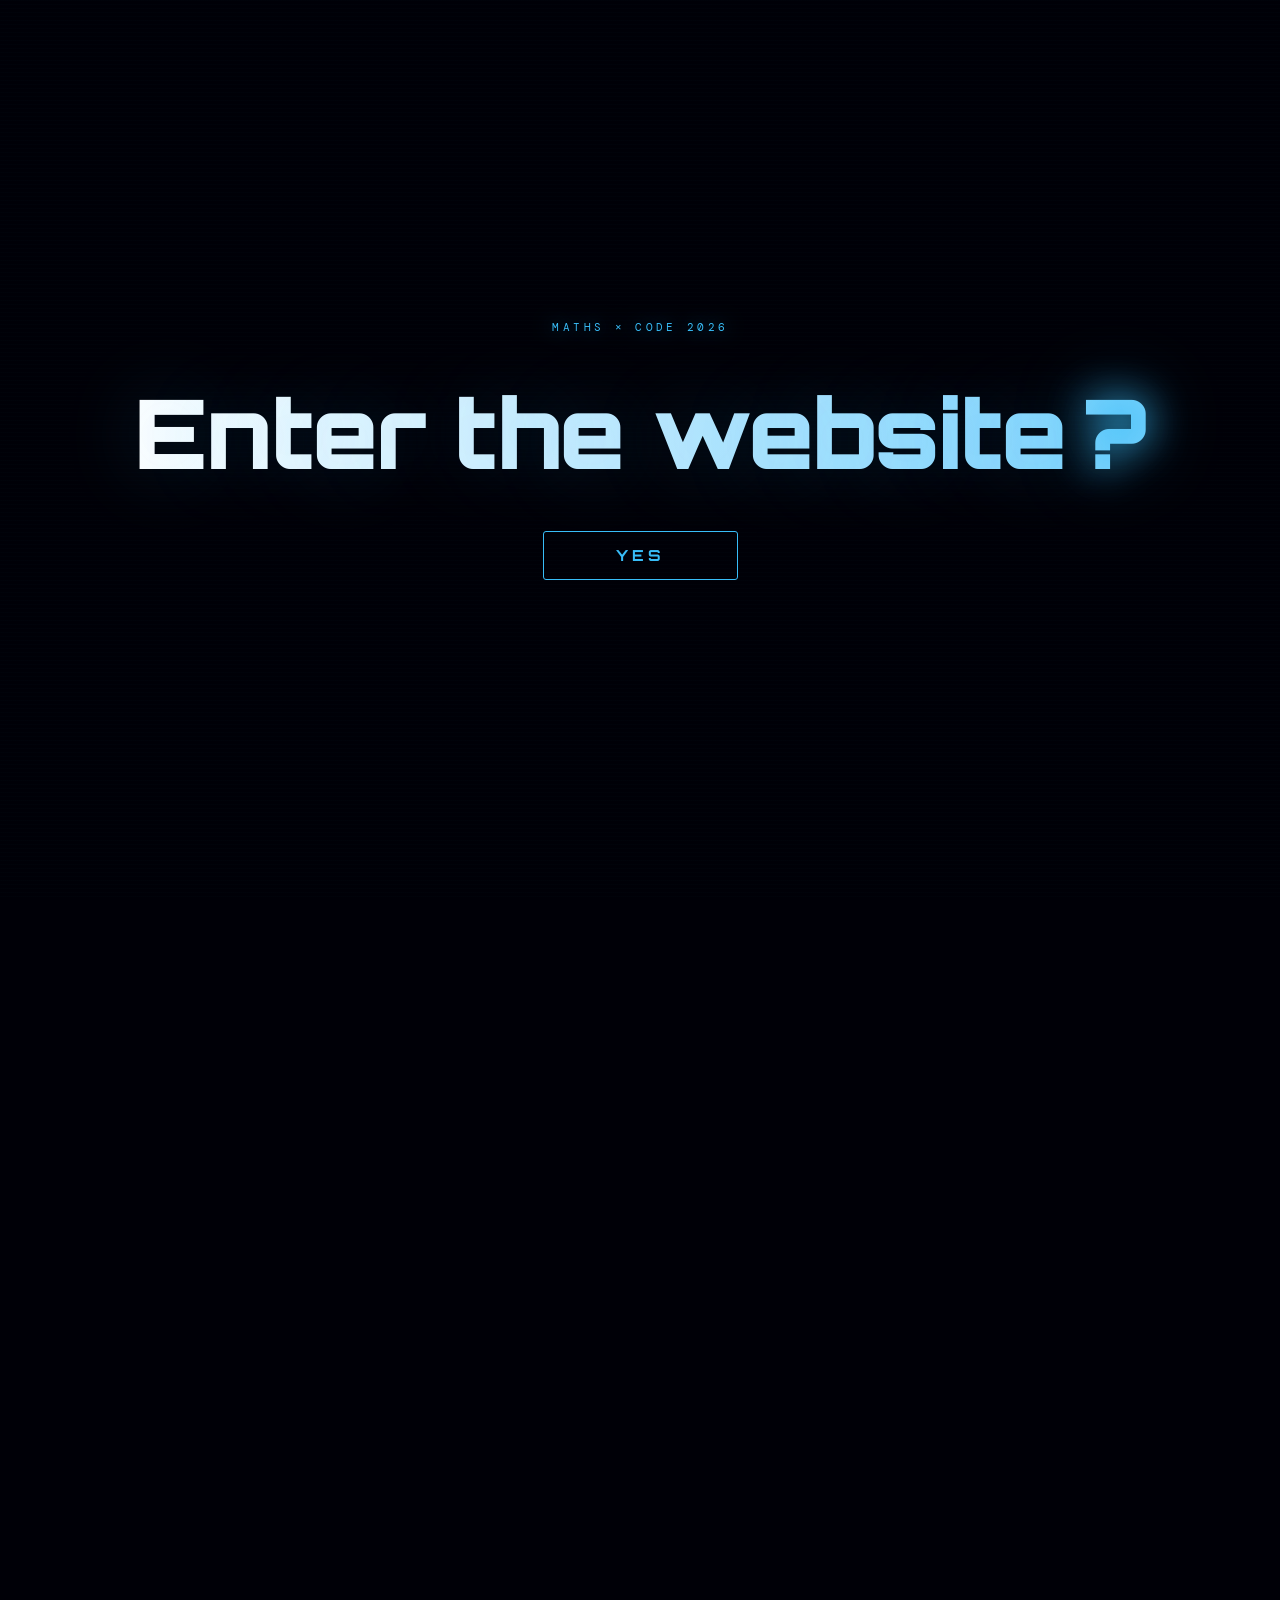
<file: index.html>
<!doctype html>
<html lang="fr">
  <head>
    <meta charset="utf-8" />
    <meta name="viewport" content="width=device-width,initial-scale=1" />
    <link rel="icon" type="image/svg+xml" href="favicon.svg">
    <title>Maths × Code 2026</title>
    <link rel="stylesheet" href="style.css" />
    <link rel="preconnect" href="https://fonts.googleapis.com" />
    <link
      href="https://fonts.googleapis.com/css2?family=DM+Mono:ital,wght@0,300;0,400;0,500;1,300&family=Orbitron:wght@400;700;900&display=swap"
      rel="stylesheet"
    />
  </head>
  <body>
    <div id="splash">
      <div class="splash-inner">
        <p class="splash-label">MATHS × CODE 2026</p>
        <h2 class="splash-title">Enter the website<span class="splash-q">&thinsp;?</span></h2>
        <button id="splash-yes">YES</button>
      </div>
    </div>

    <div class="bg-canvas">
      <canvas id="bg-canvas"></canvas>
      <div class="glow glow-1"></div>
      <div class="glow glow-2"></div>
      <div class="glow glow-3"></div>
    </div>

    <div class="site-wrap">
      <header>
        <div class="logo fade-up">
          <span class="logo-label">Mathis Vidueira · 2026</span>
          <h1>Maths × Code</h1>
        </div>
        <nav class="fade-up delay-1">
          <a href="#">Accueil</a>
          <a href="#seances">Séances</a>
          <a href="#exos">Exercices</a>
          <a href="#projet">Projet</a>
        </nav>
      </header>

      <div class="formula-ticker fade-up delay-2" aria-hidden="true">
        <div class="ticker-inner">
          <span>z<sub>n+1</sub> = z<sub>n</sub>² + c</span>
          <span class="dot">·</span>
          <span>P(A∪B) = P(A) + P(B) − P(A∩B)</span>
          <span class="dot">·</span>
          <span>v⃗ = (x, y)</span>
          <span class="dot">·</span>
          <span>M[i][j]</span>
          <span class="dot">·</span>
          <span>G = (V, E)</span>
          <span class="dot">·</span>
          <span>H(n) ≤ H*(n)</span>
          <span class="dot">·</span>
          <!-- duplicate for seamless loop -->
          <span>z<sub>n+1</sub> = z<sub>n</sub>² + c</span>
          <span class="dot">·</span>
          <span>P(A∪B) = P(A) + P(B) − P(A∩B)</span>
          <span class="dot">·</span>
          <span>v⃗ = (x, y)</span>
          <span class="dot">·</span>
          <span>M[i][j]</span>
          <span class="dot">·</span>
          <span>G = (V, E)</span>
          <span class="dot">·</span>
          <span>H(n) ≤ H*(n)</span>
          <span class="dot">·</span>
        </div>
      </div>

      <!-- SÉANCES -->
      <section id="seances">
        <div class="section-head fade-up delay-2">
          <span class="section-index">01 -</span>
          <h2>Séances</h2>
        </div>

        <div class="seances-grid">
          <a
            href="seances/seance1.html"
            target="_blank"
            class="card fade-up delay-3"
          >
            <div class="card-header">
              <span class="card-num">01</span>
              <span class="card-badge done">Terminé</span>
            </div>
            <div class="card-title">Complexes, probabilités &amp; vecteurs</div>
            <div class="card-topics">
              <span class="tag">Mandelbrot</span>
              <span class="tag">z² + c</span>
              <span class="tag">Ensembles</span>
              <span class="tag">Complexes</span>
              <span class="tag">Probabilités</span>
              <span class="tag">Vecteurs</span>
              <span class="tag">Histoire web</span>
            </div>
            <span class="card-arrow">→</span>
          </a>

          <a
            href="seances/seance2.html"
            target="_blank"
            class="card fade-up delay-4"
          >
            <div class="card-header">
              <span class="card-num">02</span>
              <span class="card-badge done">Terminé</span>
            </div>
            <div class="card-title">Heuristiques, matrices &amp; graphes</div>
            <div class="card-topics">
              <span class="tag">9 pts / 4 droites</span>
              <span class="tag">Heuristiques</span>
              <span class="tag">Matrices</span>
              <span class="tag">Graphes</span>
              <span class="tag">Parcours</span>
            </div>
            <span class="card-arrow">→</span>
          </a>

          <a
            href="seances/seance3.html"
            target="_blank"
            class="card fade-up delay-5"
          >
            <div class="card-header">
              <span class="card-num">03</span>
              <span class="card-badge done">Terminé</span>
            </div>
            <div class="card-title">Probabilités conditionnelles &amp; début du projet</div>
            <div class="card-topics">
              <span class="tag">Bayes</span>
              <span class="tag">Probabilités conditionnelles</span>
              <span class="tag">Data &amp; Décision</span>
              <span class="tag">Projet</span>
            </div>
            <span class="card-arrow">→</span>
          </a>

          <div class="card fade-up delay-6">
            <div class="card-header">
              <span class="card-num">04</span>
              <span class="card-badge dst">DST</span>
            </div>
            <div class="card-title">Devoir sur table · Fascicule</div>
            <div class="card-desc">DST sur un fascicule et soutenances intermédiaires de projet</div>
            <a href="fascicule.pdf" download class="btn-download">⬇ Télécharger le fascicule</a>
          </div>

          <a
            href="seances/seance5.html"
            target="_blank"
            class="card card-locked fade-up delay-6"
          >
            <div class="card-header">
              <span class="card-num">05</span>
              <span class="card-badge dst">Soutenance</span>
            </div>
            <div class="card-title">Soutenance finale + Vibecoding</div>
            <div class="card-desc">Soutenance finale du projet avec démonstration et challenge vibecoding</div>
            <span class="card-arrow" style="opacity: 0.3">→</span>
          </a>
        </div>
      </section>

      <!-- EXERCICES -->
      <section id="exos">
        <div class="section-head fade-up">
          <span class="section-index">02 -</span>
          <h2>Exercices</h2>
        </div>

        <div class="exos-list">
          <a
            href="exos/deplacement-vecteur.html"
            target="_blank"
            class="exo-row fade-up delay-2"
          >
            <div class="exo-icon">⟶</div>
            <div class="exo-info">
              <div class="exo-name">Déplacement vecteur</div>
              <div class="exo-desc">
                Déplacement d'un point dans le plan suivant un vecteur
              </div>
            </div>
            <div class="exo-meta">
              <span class="exo-tag">Séance 1</span>
              <span class="exo-link">Ouvrir →</span>
            </div>
          </a>

          <a
            href="exos/lancer-piece.html"
            target="_blank"
            class="exo-row fade-up delay-3"
          >
            <div class="exo-icon">⚄</div>
            <div class="exo-info">
              <div class="exo-name">Lancer de pièce <span style="color: var(--accent2)">à la main</span></div>
              <div class="exo-desc">
                Simulation de probabilités par lancer de pièce codée à la main
              </div>
            </div>
            <div class="exo-meta">
              <span class="exo-tag">Séance 1</span>
              <span class="exo-link">Ouvrir →</span>
            </div>
          </a>

          <a
            href="exos/lancer-piece-claude.html"
            target="_blank"
            class="exo-row fade-up delay-4"
          >
            <div class="exo-icon">✦</div>
            <div class="exo-info">
              <div class="exo-name">
                Lancer de pièce
              </div>
              <div class="exo-desc">
                Simulation de probabilités par lancer de pièce
              </div>
            </div>
            <div class="exo-meta">
              <span class="exo-tag">Séance 1</span>
              <span class="exo-link">Ouvrir →</span>
            </div>
          </a>

          <a
            href="exos/parcours-graphe.html"
            target="_blank"
            class="exo-row fade-up delay-5"
          >
            <div class="exo-icon">⟶</div>
            <div class="exo-info">
              <div class="exo-name">Parcours graphe</div>
              <div class="exo-desc">
                Parcours d'un graphe
              </div>
            </div>
            <div class="exo-meta">
              <span class="exo-tag">Séance 2</span>
              <span class="exo-link">Ouvrir →</span>
            </div>
          </a>

          <a
            href="exos/forme-aleatoire.html"
            target="_blank"
            class="exo-row fade-up delay-6"
          >
            <div class="exo-icon">◈</div>
            <div class="exo-info">
              <div class="exo-name">Formes aléatoires</div>
              <div class="exo-desc">
                Génération de formes géométriques aléatoires sur canvas
              </div>
            </div>
            <div class="exo-meta">
              <span class="exo-tag">Séance 3</span>
              <span class="exo-link">Ouvrir →</span>
            </div>
          </a>
        </div>
      </section>

      <!-- PROJET -->
      <section id="projet">
        <div class="section-head fade-up">
          <span class="section-index">03 -</span>
          <h2>Projet</h2>
        </div>

        <div class="exos-list">
          <a
            href="projet/projet_bayes.html"
            target="_blank"
            class="exo-row fade-up delay-2"
          >
            <div class="exo-icon">⟁</div>
            <div class="exo-info">
              <div class="exo-name">Simulateur bayésien</div>
              <div class="exo-desc">
                Probabilités conditionnelles appliquées à la prise de décision : modéliser, calculer et visualiser avec le théorème de Bayes.
              </div>
            </div>
            <div class="exo-meta">
              <span class="exo-tag">Séance 3</span>
              <span class="exo-link">Ouvrir →</span>
            </div>
          </a>
        </div>
      </section>

      <footer class="fade-up">
        <span>Mathis Vidueira</span>
        <span class="footer-center"
          >Mathématiques appliquées à la programmation · 2026</span
        >
        <span><span class="footer-dot"></span></span>
      </footer>
    </div>

    <script src="script.js"></script>
  </body>
</html>
</file>
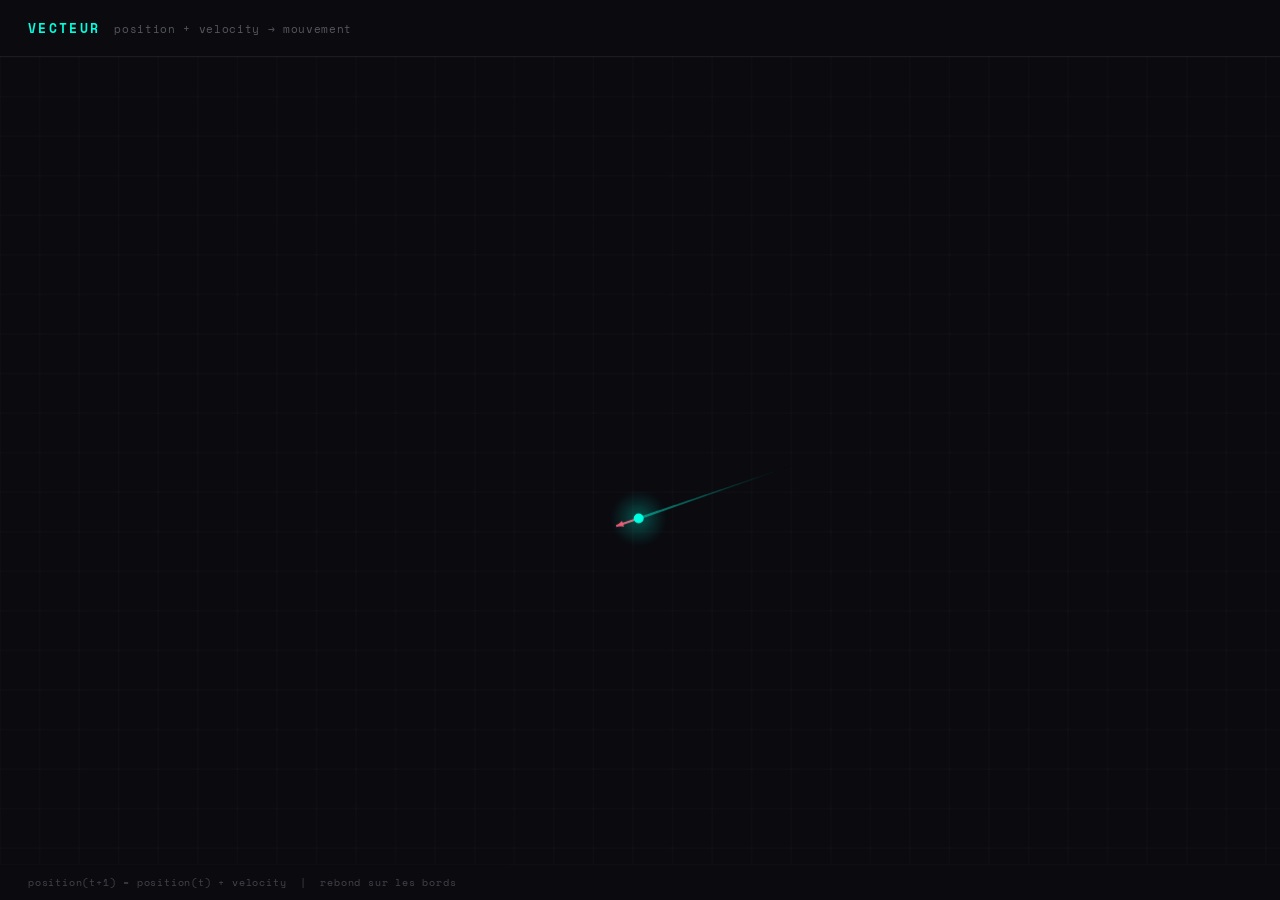
<file: exos/deplacement-vecteur.html>
<!DOCTYPE html>
<html lang="fr">
<head>
  <meta charset="UTF-8">
  <meta name="viewport" content="width=device-width, initial-scale=1.0">
  <link rel="icon" type="image/svg+xml" href="../favicon.svg">
  <title>Vecteur - Point en mouvement</title>
  <style>
    @import url('https://fonts.googleapis.com/css2?family=Space+Mono:wght@400;700&display=swap');

    *, *::before, *::after { box-sizing: border-box; margin: 0; padding: 0; }

    :root {
      --bg: #0a0a0f;
      --grid: rgba(255,255,255,0.04);
      --accent: #00ffe0;
      --accent2: #ff4d6d;
      --text: #c8c8d4;
      --panel: rgba(255,255,255,0.04);
    }

    body {
      background: var(--bg);
      font-family: 'Space Mono', monospace;
      color: var(--text);
      height: 100vh;
      display: flex;
      flex-direction: column;
      overflow: hidden;
    }

    header {
      padding: 18px 28px;
      display: flex;
      align-items: baseline;
      gap: 14px;
      border-bottom: 1px solid rgba(255,255,255,0.07);
      flex-shrink: 0;
    }

    header h1 {
      font-size: 13px;
      font-weight: 700;
      letter-spacing: 0.18em;
      text-transform: uppercase;
      color: var(--accent);
    }

    header span {
      font-size: 11px;
      opacity: 0.4;
      letter-spacing: 0.06em;
    }

    .workspace {
      flex: 1;
      display: flex;
      overflow: hidden;
    }

    canvas {
      flex: 1;
      display: block;
      cursor: crosshair;
    }

    .panel {
      width: 220px;
      flex-shrink: 0;
      border-left: 1px solid rgba(255,255,255,0.07);
      padding: 24px 20px;
      display: flex;
      flex-direction: column;
      gap: 24px;
      background: rgba(0,0,0,0.3);
    }

    .panel-section label {
      display: block;
      font-size: 9px;
      letter-spacing: 0.2em;
      text-transform: uppercase;
      color: var(--accent);
      margin-bottom: 10px;
      opacity: 0.8;
    }

    .data-row {
      display: flex;
      justify-content: space-between;
      font-size: 11px;
      margin-bottom: 6px;
      color: var(--text);
    }

    .data-row .val {
      color: #fff;
      font-weight: 700;
      letter-spacing: 0.05em;
    }

    input[type=range] {
      -webkit-appearance: none;
      width: 100%;
      height: 2px;
      background: rgba(255,255,255,0.12);
      border-radius: 2px;
      outline: none;
      margin-top: 6px;
      margin-bottom: 12px;
      cursor: pointer;
    }

    input[type=range]::-webkit-slider-thumb {
      -webkit-appearance: none;
      width: 12px;
      height: 12px;
      border-radius: 50%;
      background: var(--accent);
      border: none;
      box-shadow: 0 0 8px var(--accent);
    }

    .slider-row {
      display: flex;
      justify-content: space-between;
      font-size: 9px;
      opacity: 0.4;
      letter-spacing: 0.08em;
      margin-top: -8px;
      margin-bottom: 8px;
    }

    .btn {
      width: 100%;
      padding: 9px;
      background: transparent;
      border: 1px solid rgba(255,255,255,0.15);
      color: var(--text);
      font-family: 'Space Mono', monospace;
      font-size: 10px;
      letter-spacing: 0.14em;
      text-transform: uppercase;
      cursor: pointer;
      transition: border-color 0.2s, color 0.2s, background 0.2s;
    }

    .btn:hover {
      border-color: var(--accent);
      color: var(--accent);
      background: rgba(0,255,224,0.06);
    }

    .btn.active {
      border-color: var(--accent2);
      color: var(--accent2);
      background: rgba(255,77,109,0.08);
    }

    footer {
      padding: 10px 28px;
      font-size: 10px;
      opacity: 0.3;
      border-top: 1px solid rgba(255,255,255,0.05);
      letter-spacing: 0.08em;
      flex-shrink: 0;
    }
  </style>
</head>
<body>

<header>
  <h1>Vecteur</h1>
  <span>position + velocity → mouvement</span>
</header>

<div class="workspace">
  <canvas id="canvas"></canvas>

  <div class="panel">
    <div class="panel-section">
      <label>Position</label>
      <div class="data-row"><span>x</span><span class="val" id="px">-</span></div>
      <div class="data-row"><span>y</span><span class="val" id="py">-</span></div>
    </div>

    <div class="panel-section">
      <label>Velocity</label>
      <div class="data-row"><span>vx</span><span class="val" id="vx">-</span></div>
      <div class="data-row"><span>vy</span><span class="val" id="vy">-</span></div>
      <div class="data-row"><span>‖v‖</span><span class="val" id="mag">-</span></div>
    </div>

    <div class="panel-section">
      <label>Vitesse</label>
      <input type="range" id="speed" min="0.5" max="8" step="0.1" value="3">
      <div class="slider-row"><span>lent</span><span>rapide</span></div>
    </div>

    <div class="panel-section">
      <label>Trace</label>
      <input type="range" id="trail" min="0" max="120" step="1" value="60">
      <div class="slider-row"><span>0</span><span>120 pts</span></div>
    </div>

    <div class="panel-section">
      <button class="btn" id="toggleBtn">⏸ Pause</button>
      <br>
      <button class="btn" id="resetBtn" style="margin-top:8px;">↺ Reset</button>
    </div>
  </div>
</div>

<footer>position(t+1) = position(t) + velocity &nbsp;|&nbsp; rebond sur les bords</footer>

<script>
  const canvas = document.getElementById('canvas');
  const ctx = canvas.getContext('2d');

  // ─── Vecteurs ────────────────────────────────────────────
  const position = { x: 0, y: 0 };
  const velocity = { x: 3, y: 2 };

  let trail = [];
  let running = true;
  let speedFactor = 1;
  let trailLength = 60;
  let animId;

  function resize() {
    canvas.width = canvas.clientWidth;
    canvas.height = canvas.clientHeight;
    // Recentre le point si hors canvas
    position.x = Math.min(Math.max(position.x, 0), canvas.width);
    position.y = Math.min(Math.max(position.y, 0), canvas.height);
  }
  resize();
  window.addEventListener('resize', resize);

  function reset() {
    position.x = canvas.width / 2;
    position.y = canvas.height / 2;
    const angle = Math.random() * Math.PI * 2;
    const spd = parseFloat(document.getElementById('speed').value);
    velocity.x = Math.cos(angle) * spd;
    velocity.y = Math.sin(angle) * spd;
    trail = [];
  }
  reset();

  // ─── Update ──────────────────────────────────────────────
  function update() {
    const spd = parseFloat(document.getElementById('speed').value);
    // Normalise velocity et applique la vitesse du slider
    const mag0 = Math.hypot(velocity.x, velocity.y);
    if (mag0 > 0) {
      velocity.x = (velocity.x / mag0) * spd;
      velocity.y = (velocity.y / mag0) * spd;
    }

    // ← Coeur du concept : position += velocity
    position.x += velocity.x;
    position.y += velocity.y;

    // Rebond sur les bords
    if (position.x <= 4 || position.x >= canvas.width - 4) {
      velocity.x *= -1;
      position.x = Math.min(Math.max(position.x, 4), canvas.width - 4);
    }
    if (position.y <= 4 || position.y >= canvas.height - 4) {
      velocity.y *= -1;
      position.y = Math.min(Math.max(position.y, 4), canvas.height - 4);
    }

    trail.push({ x: position.x, y: position.y });
    const maxTrail = parseInt(document.getElementById('trail').value);
    if (trail.length > maxTrail) trail.shift();
  }

  // ─── Draw ────────────────────────────────────────────────
  function drawGrid() {
    const step = 40;
    ctx.strokeStyle = 'rgba(255,255,255,0.035)';
    ctx.lineWidth = 1;
    for (let x = 0; x < canvas.width; x += step) {
      ctx.beginPath(); ctx.moveTo(x, 0); ctx.lineTo(x, canvas.height); ctx.stroke();
    }
    for (let y = 0; y < canvas.height; y += step) {
      ctx.beginPath(); ctx.moveTo(0, y); ctx.lineTo(canvas.width, y); ctx.stroke();
    }
  }

  function drawTrail() {
    if (trail.length < 2) return;
    for (let i = 1; i < trail.length; i++) {
      const t = i / trail.length;
      ctx.beginPath();
      ctx.moveTo(trail[i - 1].x, trail[i - 1].y);
      ctx.lineTo(trail[i].x, trail[i].y);
      ctx.strokeStyle = `rgba(0,255,224,${t * 0.5})`;
      ctx.lineWidth = t * 2.5;
      ctx.stroke();
    }
  }

  function drawPoint() {
    const x = position.x, y = position.y;

    // Halo externe
    const glow = ctx.createRadialGradient(x, y, 0, x, y, 30);
    glow.addColorStop(0, 'rgba(0,255,224,0.18)');
    glow.addColorStop(1, 'rgba(0,255,224,0)');
    ctx.beginPath();
    ctx.arc(x, y, 30, 0, Math.PI * 2);
    ctx.fillStyle = glow;
    ctx.fill();

    // Point central
    ctx.beginPath();
    ctx.arc(x, y, 5, 0, Math.PI * 2);
    ctx.fillStyle = '#00ffe0';
    ctx.shadowColor = '#00ffe0';
    ctx.shadowBlur = 20;
    ctx.fill();
    ctx.shadowBlur = 0;
  }

  function drawVelocityArrow() {
    const x = position.x, y = position.y;
    const scale = 8;
    const tx = x + velocity.x * scale;
    const ty = y + velocity.y * scale;

    ctx.beginPath();
    ctx.moveTo(x, y);
    ctx.lineTo(tx, ty);
    ctx.strokeStyle = '#ff4d6d';
    ctx.lineWidth = 2;
    ctx.stroke();

    // Pointe de flèche
    const angle = Math.atan2(ty - y, tx - x);
    ctx.beginPath();
    ctx.moveTo(tx, ty);
    ctx.lineTo(tx - 8 * Math.cos(angle - 0.4), ty - 8 * Math.sin(angle - 0.4));
    ctx.lineTo(tx - 8 * Math.cos(angle + 0.4), ty - 8 * Math.sin(angle + 0.4));
    ctx.closePath();
    ctx.fillStyle = '#ff4d6d';
    ctx.fill();
  }

  function updateHUD() {
    document.getElementById('px').textContent = position.x.toFixed(1);
    document.getElementById('py').textContent = position.y.toFixed(1);
    document.getElementById('vx').textContent = velocity.x.toFixed(2);
    document.getElementById('vy').textContent = velocity.y.toFixed(2);
    document.getElementById('mag').textContent = Math.hypot(velocity.x, velocity.y).toFixed(2);
  }

  // ─── Loop ────────────────────────────────────────────────
  function loop() {
    ctx.clearRect(0, 0, canvas.width, canvas.height);
    drawGrid();
    if (running) update();
    drawTrail();
    drawVelocityArrow();
    drawPoint();
    updateHUD();
    animId = requestAnimationFrame(loop);
  }
  loop();

  // ─── Contrôles ───────────────────────────────────────────
  document.getElementById('toggleBtn').addEventListener('click', function () {
    running = !running;
    this.textContent = running ? '⏸ Pause' : '▶ Reprendre';
    this.classList.toggle('active', !running);
  });

  document.getElementById('resetBtn').addEventListener('click', reset);

  // Clic sur le canvas → téléporte le point
  canvas.addEventListener('click', function (e) {
    const rect = canvas.getBoundingClientRect();
    position.x = e.clientX - rect.left;
    position.y = e.clientY - rect.top;
    trail = [];
  });
</script>
</body>
</html>
</file>
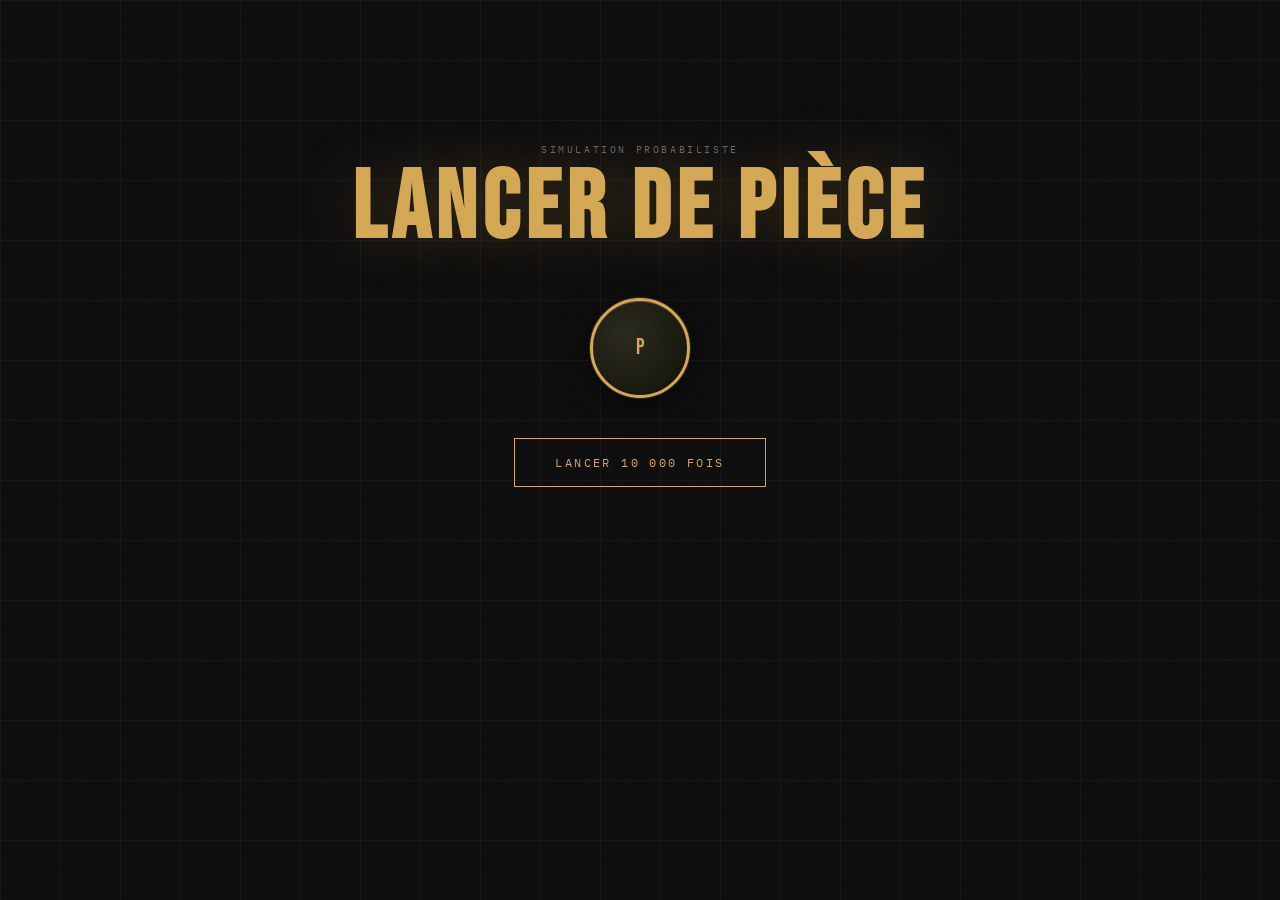
<file: exos/lancer-piece-claude.html>
<!DOCTYPE html>
<html lang="fr">
<head>
  <meta charset="UTF-8">
  <meta name="viewport" content="width=device-width, initial-scale=1.0">
  <link rel="icon" type="image/svg+xml" href="../favicon.svg">
  <title>Lancer de pièce</title>
  <link href="https://fonts.googleapis.com/css2?family=Bebas+Neue&family=IBM+Plex+Mono:wght@300;400;600&display=swap" rel="stylesheet">
  <style>
    :root {
      --bg: #0e0e0e;
      --surface: #1a1a1a;
      --border: #2e2e2e;
      --gold: #d4a853;
      --gold-light: #f0c96a;
      --text: #e8e8e0;
      --muted: #666;
      --accent: #c94040;
    }

    * { margin: 0; padding: 0; box-sizing: border-box; }

    body {
      font-family: 'IBM Plex Mono', monospace;
      background: var(--bg);
      color: var(--text);
      min-height: 100vh;
      display: flex;
      flex-direction: column;
      align-items: center;
      justify-content: center;
      gap: 0;
      overflow: hidden;
      position: relative;
    }

    /* Noise texture overlay */
    body::before {
      content: '';
      position: fixed;
      inset: 0;
      background-image: url("data:image/svg+xml,%3Csvg viewBox='0 0 256 256' xmlns='http://www.w3.org/2000/svg'%3E%3Cfilter id='noise'%3E%3CfeTurbulence type='fractalNoise' baseFrequency='0.9' numOctaves='4' stitchTiles='stitch'/%3E%3C/filter%3E%3Crect width='100%25' height='100%25' filter='url(%23noise)' opacity='0.04'/%3E%3C/svg%3E");
      pointer-events: none;
      z-index: 100;
      opacity: 0.4;
    }

    /* Grid lines background */
    body::after {
      content: '';
      position: fixed;
      inset: 0;
      background-image:
        linear-gradient(var(--border) 1px, transparent 1px),
        linear-gradient(90deg, var(--border) 1px, transparent 1px);
      background-size: 60px 60px;
      opacity: 0.3;
      pointer-events: none;
    }

    .container {
      position: relative;
      z-index: 1;
      display: flex;
      flex-direction: column;
      align-items: center;
      gap: 40px;
      padding: 48px;
    }

    /* Header */
    .header {
      text-align: center;
    }

    .label {
      font-size: 0.65rem;
      letter-spacing: 0.25em;
      color: var(--muted);
      text-transform: uppercase;
      margin-bottom: 6px;
    }

    h1 {
      font-family: 'Bebas Neue', sans-serif;
      font-size: clamp(3.5rem, 8vw, 6rem);
      letter-spacing: 0.06em;
      color: var(--gold);
      line-height: 1;
      text-shadow: 0 0 60px rgba(212, 168, 83, 0.25);
    }

    /* Coin */
    .coin-wrapper {
      perspective: 600px;
    }

    .coin {
      width: 100px;
      height: 100px;
      position: relative;
      transform-style: preserve-3d;
      transition: transform 0.1s;
    }

    .coin.spinning {
      animation: coinSpin 0.08s linear infinite;
    }

    .coin.result-face {
      animation: coinLand 0.4s cubic-bezier(0.22, 1, 0.36, 1) forwards;
    }

    @keyframes coinSpin {
      0%   { transform: rotateY(0deg); }
      100% { transform: rotateY(360deg); }
    }

    @keyframes coinLand {
      0%   { transform: rotateY(0deg) scale(1.1); }
      60%  { transform: rotateY(720deg) scale(1.05); }
      80%  { transform: rotateY(710deg) scale(1); }
      100% { transform: rotateY(720deg) scale(1); }
    }

    .coin-face {
      position: absolute;
      inset: 0;
      border-radius: 50%;
      backface-visibility: hidden;
      display: flex;
      align-items: center;
      justify-content: center;
      font-family: 'Bebas Neue', sans-serif;
      font-size: 1.4rem;
      border: 3px solid var(--gold);
      background: radial-gradient(circle at 35% 35%, #2a2a1e, #111108);
      color: var(--gold);
      box-shadow:
        0 0 0 1px rgba(212,168,83,0.2),
        inset 0 1px 0 rgba(212,168,83,0.3),
        0 8px 32px rgba(0,0,0,0.6);
    }

    .coin-face.back {
      transform: rotateY(180deg);
    }

    /* Stat panel */
    .stats {
      display: grid;
      grid-template-columns: 1fr 1fr;
      gap: 1px;
      background: var(--border);
      border: 1px solid var(--border);
      width: 360px;
      opacity: 0;
      transform: translateY(10px);
      transition: opacity 0.5s ease, transform 0.5s ease;
    }

    .stats.visible {
      opacity: 1;
      transform: translateY(0);
    }

    .stat {
      background: var(--surface);
      padding: 20px 24px;
      display: flex;
      flex-direction: column;
      gap: 6px;
    }

    .stat-label {
      font-size: 0.6rem;
      letter-spacing: 0.2em;
      color: var(--muted);
      text-transform: uppercase;
    }

    .stat-value {
      font-size: 2rem;
      font-family: 'Bebas Neue', sans-serif;
      color: var(--gold-light);
      letter-spacing: 0.04em;
      line-height: 1;
      transition: all 0.3s ease;
    }

    .stat-value.updating {
      color: var(--gold);
    }

    /* Progress bar */
    .progress-wrap {
      background: var(--surface);
      border: 1px solid var(--border);
      width: 360px;
      opacity: 0;
      transform: translateY(10px);
      transition: opacity 0.5s ease 0.1s, transform 0.5s ease 0.1s;
    }

    .progress-wrap.visible {
      opacity: 1;
      transform: translateY(0);
    }

    .progress-header {
      display: flex;
      justify-content: space-between;
      padding: 12px 16px 8px;
      font-size: 0.6rem;
      letter-spacing: 0.15em;
      color: var(--muted);
      text-transform: uppercase;
    }

    .progress-bar-bg {
      height: 4px;
      background: var(--border);
      position: relative;
    }

    .progress-bar-fill {
      height: 100%;
      background: linear-gradient(90deg, var(--gold), var(--gold-light));
      width: 0%;
      transition: width 0.8s cubic-bezier(0.22, 1, 0.36, 1);
      position: relative;
    }

    .progress-bar-fill::after {
      content: '';
      position: absolute;
      right: 0;
      top: -2px;
      width: 8px;
      height: 8px;
      background: var(--gold-light);
      border-radius: 50%;
      box-shadow: 0 0 8px var(--gold);
    }

    .progress-label {
      padding: 8px 16px 12px;
      font-size: 0.65rem;
      color: var(--muted);
    }

    /* Button */
    button {
      font-family: 'IBM Plex Mono', monospace;
      font-size: 0.75rem;
      letter-spacing: 0.2em;
      text-transform: uppercase;
      padding: 16px 40px;
      cursor: pointer;
      border: 1px solid var(--gold);
      background: transparent;
      color: var(--gold);
      position: relative;
      overflow: hidden;
      transition: color 0.3s;
    }

    button::before {
      content: '';
      position: absolute;
      inset: 0;
      background: var(--gold);
      transform: translateX(-101%);
      transition: transform 0.3s cubic-bezier(0.22, 1, 0.36, 1);
      z-index: -1;
    }

    button:hover {
      color: var(--bg);
    }

    button:hover::before {
      transform: translateX(0);
    }

    button:active {
      transform: scale(0.98);
    }

    button:disabled {
      opacity: 0.4;
      cursor: not-allowed;
    }

    button:disabled:hover {
      color: var(--gold);
    }

    button:disabled:hover::before {
      transform: translateX(-101%);
    }

    /* Deviation indicator */
    .deviation {
      font-size: 0.7rem;
      color: var(--muted);
      letter-spacing: 0.1em;
      text-align: center;
      opacity: 0;
      transition: opacity 0.5s ease 0.2s;
    }

    .deviation.visible {
      opacity: 1;
    }

    .deviation span {
      color: var(--text);
    }
  </style>
</head>
<body>
  <div class="container">
    <div class="header">
      <p class="label">Simulation probabiliste</p>
      <h1>Lancer de Pièce</h1>
    </div>

    <div class="coin-wrapper">
      <div class="coin" id="coin">
        <div class="coin-face front">P</div>
        <div class="coin-face back">F</div>
      </div>
    </div>

    <button id="btn" onclick="lancer()">Lancer 10 000 fois</button>

    <div class="stats" id="stats">
      <div class="stat">
        <span class="stat-label">Succès</span>
        <span class="stat-value" id="success">-</span>
      </div>
      <div class="stat">
        <span class="stat-label">Échecs</span>
        <span class="stat-value" id="echecs">-</span>
      </div>
    </div>

    <div class="progress-wrap" id="progress-wrap">
      <div class="progress-header">
        <span>Fréquence</span>
        <span id="freq-label">0%</span>
      </div>
      <div class="progress-bar-bg">
        <div class="progress-bar-fill" id="bar"></div>
      </div>
      <div class="progress-label" id="frequence"></div>
    </div>

    <p class="deviation" id="deviation"></p>
  </div>

  <script>
    let running = false;

    function lancer() {
      if (running) return;
      running = true;

      const btn = document.getElementById('btn');
      btn.disabled = true;

      // Animate coin
      const coin = document.getElementById('coin');
      coin.classList.remove('result-face');
      coin.classList.add('spinning');

      // Short delay then compute
      setTimeout(() => {
        let success = 0;
        for (let i = 0; i < 10000; i++) {
          if (Math.random() > 0.5) success++;
        }
        const echecs = 10000 - success;
        const frequence = success / 10000;
        const pct = (frequence * 100).toFixed(2);
        const deviation = ((frequence - 0.5) * 100).toFixed(3);
        const deviationSign = deviation >= 0 ? '+' : '';

        // Stop spinning, land
        coin.classList.remove('spinning');
        coin.classList.add('result-face');

        // Show stats
        const stats = document.getElementById('stats');
        const progressWrap = document.getElementById('progress-wrap');
        const deviationEl = document.getElementById('deviation');

        stats.classList.add('visible');
        progressWrap.classList.add('visible');
        deviationEl.classList.add('visible');

        // Update values
        const successEl = document.getElementById('success');
        const echecsEl = document.getElementById('echecs');

        successEl.classList.add('updating');
        echecsEl.classList.add('updating');

        setTimeout(() => {
          successEl.textContent = success.toLocaleString('fr');
          echecsEl.textContent = echecs.toLocaleString('fr');
          successEl.classList.remove('updating');
          echecsEl.classList.remove('updating');

          document.getElementById('bar').style.width = pct + '%';
          document.getElementById('freq-label').textContent = pct + '%';
          document.getElementById('frequence').textContent = `p̂ = ${frequence.toFixed(4)} - sur 10 000 lancers`;
          document.getElementById('deviation').innerHTML = `Écart à 0.5 : <span>${deviationSign}${deviation}%</span>`;

          btn.disabled = false;
          btn.textContent = 'Relancer';
          running = false;
        }, 200);

      }, 900);
    }
  </script>
</body>
</html>
</file>
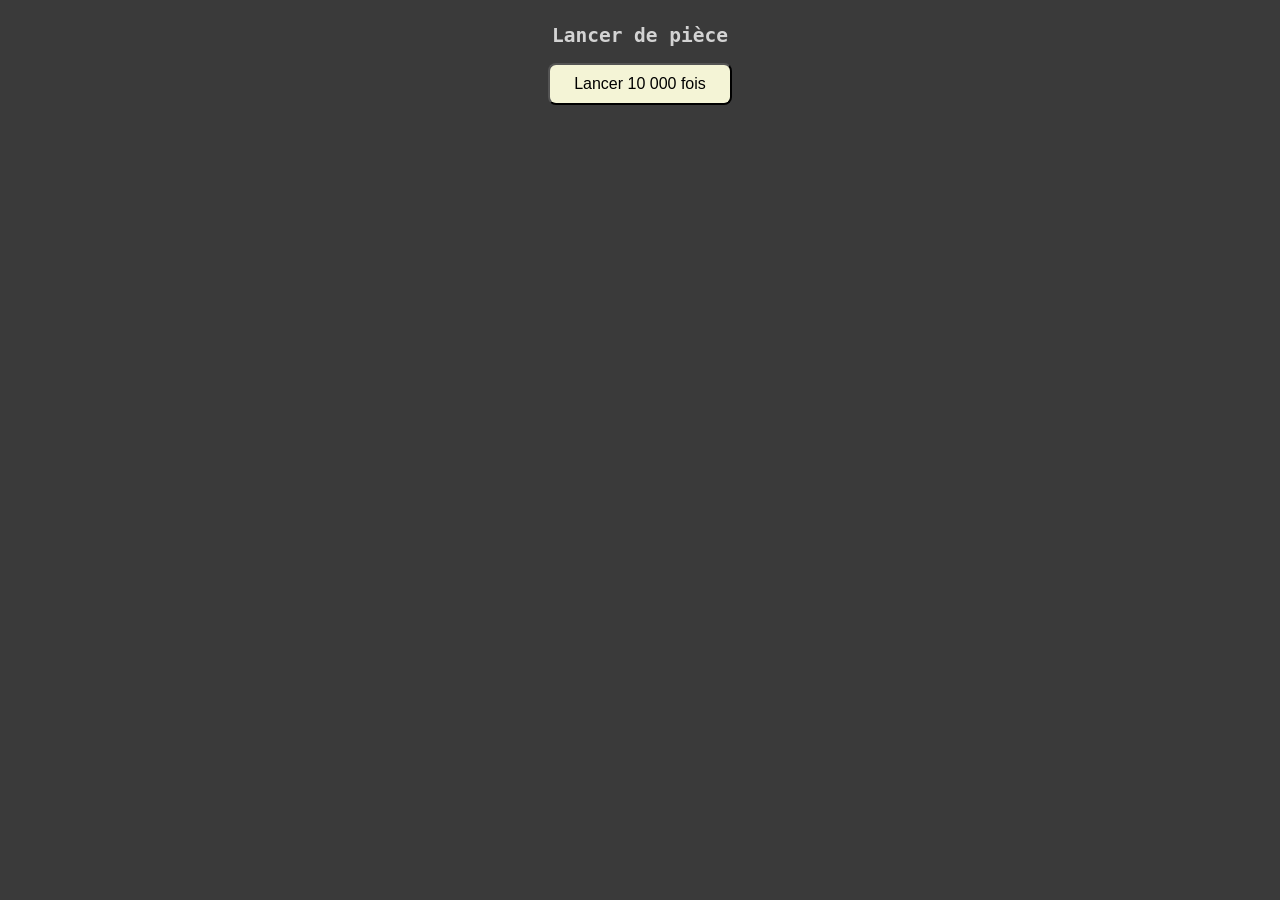
<file: exos/lancer-piece.html>
<!DOCTYPE html>
<html lang="fr">
<head>
  <meta charset="UTF-8">
  <link rel="icon" type="image/svg+xml" href="../favicon.svg">
  <title>Lancer de pièce</title>
  <style>
    body {
      font-family: monospace;
      display: flex;
      flex-direction: column;
      align-items: center;
      color: lightgray;
      background-color: rgb(58, 58, 58);
    }
    button {
      padding: 10px 24px;
      font-size: 1rem;
      cursor: pointer;
      margin-bottom: 24px;
      border-radius: 8px;
      background-color: rgb(244, 244, 214);
      transition: 0,8s;
    }
    button:hover {
      background-color: rgb(200, 200, 174);
    }
    p {
      font-size: 1.1rem;
    }
  </style>
</head>
<body>
  <h2>Lancer de pièce</h2>
  <button onclick="lancer()">Lancer 10 000 fois</button>
  <p id="success"></p>
  <p id="frequence"></p>

  <script>
    function lancer() {
      let success = 0;
      i = 1;
      while (i < 10000) {
        number = Math.random();
        if (number > 0.5) {
          success++;
        }
        i++;
      }
      frequence = success / 10000;
      document.getElementById('success').textContent = 'Succès : ' + success;
      document.getElementById('frequence').textContent = 'Fréquence : ' + frequence;
    }
  </script>
</body>
</html>
</file>
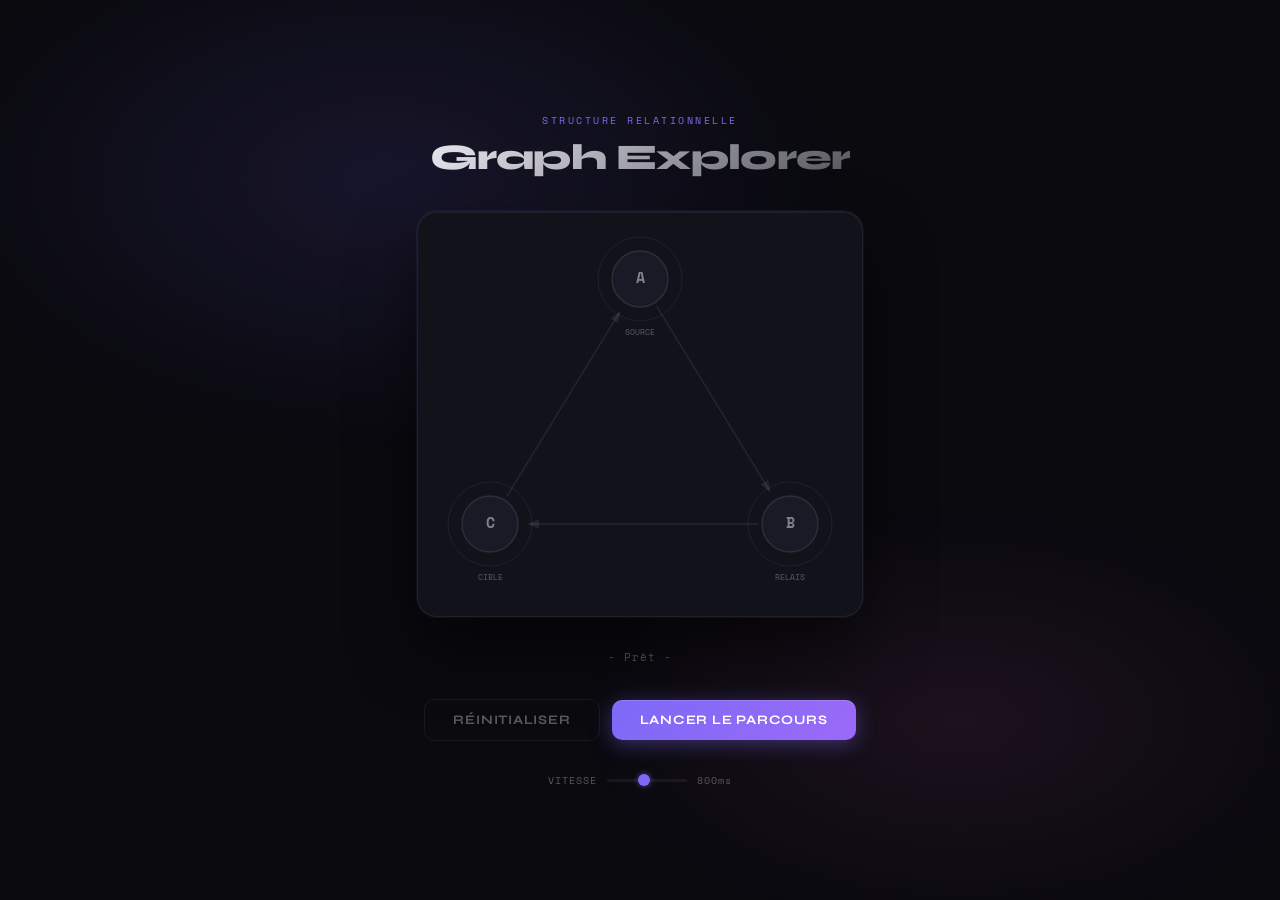
<file: exos/parcours-graphe.html>
<!DOCTYPE html>
<html lang="fr">
<head>
    <meta charset="UTF-8">
    <link rel="icon" type="image/svg+xml" href="../favicon.svg">
    <title>Graph Explorer</title>
    <link href="https://fonts.googleapis.com/css2?family=Space+Mono:wght@400;700&family=Syne:wght@400;700;800&display=swap" rel="stylesheet">
    <style>
        *, *::before, *::after { box-sizing: border-box; margin: 0; padding: 0; }

        :root {
            --bg: #0a0a0f;
            --surface: #12121a;
            --border: rgba(255,255,255,0.06);
            --accent: #7c6af7;
            --accent2: #f76ac8;
            --visited: #2deca8;
            --text: #e8e8f0;
            --muted: rgba(232,232,240,0.35);
        }

        body {
            font-family: 'Syne', sans-serif;
            background: var(--bg);
            color: var(--text);
            min-height: 100vh;
            display: flex;
            flex-direction: column;
            align-items: center;
            justify-content: center;
            padding: 40px 20px;
            overflow: hidden;
        }

        /* Ambient glow background */
        body::before {
            content: '';
            position: fixed;
            inset: 0;
            background:
                radial-gradient(ellipse 60% 50% at 30% 20%, rgba(124,106,247,0.12) 0%, transparent 60%),
                radial-gradient(ellipse 50% 40% at 75% 80%, rgba(247,106,200,0.08) 0%, transparent 60%);
            pointer-events: none;
            z-index: 0;
        }

        .wrapper {
            position: relative;
            z-index: 1;
            display: flex;
            flex-direction: column;
            align-items: center;
            gap: 32px;
        }

        /* Header */
        header {
            text-align: center;
        }

        header .label {
            font-family: 'Space Mono', monospace;
            font-size: 10px;
            letter-spacing: 0.25em;
            text-transform: uppercase;
            color: var(--accent);
            margin-bottom: 8px;
        }

        header h1 {
            font-size: clamp(24px, 5vw, 36px);
            font-weight: 800;
            letter-spacing: -0.02em;
            background: linear-gradient(135deg, var(--text) 0%, var(--muted) 100%);
            -webkit-background-clip: text;
            -webkit-text-fill-color: transparent;
            background-clip: text;
        }

        /* Graph panel */
        .graph-panel {
            background: var(--surface);
            border: 1px solid var(--border);
            border-radius: 20px;
            padding: 12px;
            position: relative;
            box-shadow:
                0 0 0 1px rgba(124,106,247,0.08),
                0 32px 64px rgba(0,0,0,0.5),
                inset 0 1px 0 rgba(255,255,255,0.05);
        }

        svg {
            display: block;
            border-radius: 12px;
            overflow: visible;
        }

        /* Edge base */
        .edge {
            stroke: rgba(255,255,255,0.08);
            stroke-width: 1.5;
            transition: stroke 0.5s ease, stroke-width 0.5s ease, filter 0.5s ease;
        }
        .edge.lit {
            stroke: var(--accent);
            stroke-width: 2.5;
            filter: drop-shadow(0 0 6px rgba(124,106,247,0.7));
        }

        /* Arrow markers */
        .arrow { fill: rgba(255,255,255,0.08); }
        .arrow-lit { fill: var(--accent); }

        /* Node groups */
        .node-group { cursor: pointer; }

        .node-group .ring {
            fill: none;
            stroke: rgba(255,255,255,0.06);
            stroke-width: 1;
            transition: stroke 0.4s, stroke-width 0.4s, opacity 0.4s;
        }
        .node-group .bg {
            fill: #1a1a26;
            stroke: rgba(255,255,255,0.1);
            stroke-width: 1.5;
            transition: fill 0.4s, stroke 0.4s;
        }
        .node-group .label {
            font-family: 'Space Mono', monospace;
            font-size: 15px;
            font-weight: 700;
            fill: rgba(232,232,240,0.5);
            text-anchor: middle;
            dominant-baseline: middle;
            pointer-events: none;
            transition: fill 0.4s;
        }
        .node-group .index-label {
            font-family: 'Space Mono', monospace;
            font-size: 8px;
            fill: var(--muted);
            text-anchor: middle;
            dominant-baseline: middle;
            pointer-events: none;
            transition: fill 0.4s;
        }

        /* Active / visited states */
        .node-group.active .bg {
            fill: var(--accent);
            stroke: #a898ff;
            filter: drop-shadow(0 0 16px rgba(124,106,247,0.8));
        }
        .node-group.active .label { fill: #fff; }
        .node-group.active .ring {
            stroke: rgba(124,106,247,0.4);
            stroke-width: 2;
            opacity: 1;
        }

        .node-group.visited .bg {
            fill: rgba(45,236,168,0.15);
            stroke: var(--visited);
        }
        .node-group.visited .label { fill: var(--visited); }
        .node-group.visited .ring {
            stroke: rgba(45,236,168,0.25);
            opacity: 1;
        }

        /* Hover on idle nodes */
        .node-group:not(.active):not(.visited):hover .bg {
            fill: #22223a;
            stroke: rgba(255,255,255,0.25);
        }
        .node-group:not(.active):not(.visited):hover .label {
            fill: var(--text);
        }

        /* Controls */
        .controls {
            display: flex;
            gap: 12px;
            align-items: center;
        }

        .btn {
            font-family: 'Syne', sans-serif;
            font-size: 13px;
            font-weight: 700;
            letter-spacing: 0.06em;
            text-transform: uppercase;
            padding: 12px 28px;
            border: none;
            border-radius: 10px;
            cursor: pointer;
            position: relative;
            overflow: hidden;
            transition: opacity 0.2s, transform 0.15s;
        }

        .btn:active { transform: scale(0.97); }

        .btn-primary {
            background: linear-gradient(135deg, var(--accent), #9b6af7);
            color: #fff;
            box-shadow: 0 4px 20px rgba(124,106,247,0.4), inset 0 1px 0 rgba(255,255,255,0.15);
        }
        .btn-primary:hover { opacity: 0.88; }
        .btn-primary:disabled { opacity: 0.4; cursor: default; }

        .btn-ghost {
            background: transparent;
            color: var(--muted);
            border: 1px solid var(--border);
        }
        .btn-ghost:hover { background: rgba(255,255,255,0.04); color: var(--text); }

        /* Step counter */
        .step-info {
            font-family: 'Space Mono', monospace;
            font-size: 11px;
            color: var(--muted);
            letter-spacing: 0.1em;
            text-align: center;
            min-height: 18px;
            transition: color 0.3s;
        }
        .step-info.active { color: var(--accent); }

        /* Speed control */
        .speed-row {
            display: flex;
            align-items: center;
            gap: 10px;
            font-family: 'Space Mono', monospace;
            font-size: 10px;
            color: var(--muted);
            letter-spacing: 0.1em;
        }

        input[type=range] {
            -webkit-appearance: none;
            width: 80px;
            height: 3px;
            background: var(--border);
            border-radius: 2px;
            outline: none;
        }
        input[type=range]::-webkit-slider-thumb {
            -webkit-appearance: none;
            width: 12px;
            height: 12px;
            background: var(--accent);
            border-radius: 50%;
            cursor: pointer;
            box-shadow: 0 0 6px rgba(124,106,247,0.6);
        }
    </style>
</head>
<body>

<div class="wrapper">

    <header>
        <div class="label">Structure relationnelle</div>
        <h1>Graph Explorer</h1>
    </header>

    <div class="graph-panel">
        <svg id="graph-svg" width="420" height="380">
            <defs>
                <marker id="arrow" markerWidth="8" markerHeight="8" refX="6" refY="3" orient="auto">
                    <path d="M0,0 L0,6 L8,3 z" class="arrow"/>
                </marker>
                <marker id="arrow-lit" markerWidth="8" markerHeight="8" refX="6" refY="3" orient="auto">
                    <path d="M0,0 L0,6 L8,3 z" class="arrow-lit"/>
                </marker>
                <filter id="glow">
                    <feGaussianBlur stdDeviation="3" result="blur"/>
                    <feMerge><feMergeNode in="blur"/><feMergeNode in="SourceGraphic"/></feMerge>
                </filter>
            </defs>
            <g id="edges-layer"></g>
            <g id="nodes-layer"></g>
        </svg>
    </div>

    <div class="step-info" id="step-info">- Prêt -</div>

    <div class="controls">
        <button class="btn btn-ghost" onclick="reset()">Réinitialiser</button>
        <button class="btn btn-primary" id="run-btn" onclick="runAnimation()">Lancer le parcours</button>
    </div>

    <div class="speed-row">
        <span>VITESSE</span>
        <input type="range" id="speed" min="200" max="1500" value="800" step="100">
        <span id="speed-label">800ms</span>
    </div>

</div>

<script>
    // ── Data ──────────────────────────────────────────────
    const nodes = {
        "A": { x: 210, y: 55,  desc: "Source" },
        "B": { x: 360, y: 300, desc: "Relais"  },
        "C": { x:  60, y: 300, desc: "Cible"   }
    };

    const edges = [
        { from: "A", to: "B" },
        { from: "B", to: "C" },
        { from: "C", to: "A" }
    ];

    const R = 28;
    const RING_R = 42;
    const traversal = ["A", "B", "C"];

    let running = false;

    const nodesLayer = document.getElementById('nodes-layer');
    const edgesLayer = document.getElementById('edges-layer');
    const stepInfo   = document.getElementById('step-info');
    const runBtn     = document.getElementById('run-btn');
    const speedSlider = document.getElementById('speed');
    const speedLabel  = document.getElementById('speed-label');

    speedSlider.addEventListener('input', () => {
        speedLabel.textContent = speedSlider.value + 'ms';
    });

    // ── Build edges ───────────────────────────────────────
    const edgeEls = {};

    edges.forEach(({ from, to }) => {
        const s = nodes[from], e = nodes[to];

        // Shorten line so arrow doesn't overlap circle
        const dx = e.x - s.x, dy = e.y - s.y;
        const len = Math.sqrt(dx*dx + dy*dy);
        const ux = dx/len, uy = dy/len;

        const x1 = s.x + ux * (R + 4);
        const y1 = s.y + uy * (R + 4);
        const x2 = e.x - ux * (R + 12);
        const y2 = e.y - uy * (R + 12);

        const line = document.createElementNS("http://www.w3.org/2000/svg", "line");
        line.setAttribute("x1", x1); line.setAttribute("y1", y1);
        line.setAttribute("x2", x2); line.setAttribute("y2", y2);
        line.setAttribute("class", "edge");
        line.setAttribute("marker-end", "url(#arrow)");
        edgesLayer.appendChild(line);

        edgeEls[`${from}-${to}`] = line;
    });

    // ── Build nodes ───────────────────────────────────────
    Object.entries(nodes).forEach(([id, { x, y, desc }], i) => {
        const g = document.createElementNS("http://www.w3.org/2000/svg", "g");
        g.setAttribute("class", "node-group");
        g.setAttribute("id", `node-${id}`);

        // Outer ring (pulse indicator)
        const ring = document.createElementNS("http://www.w3.org/2000/svg", "circle");
        ring.setAttribute("cx", x); ring.setAttribute("cy", y);
        ring.setAttribute("r", RING_R);
        ring.setAttribute("class", "ring");

        // Main circle
        const circle = document.createElementNS("http://www.w3.org/2000/svg", "circle");
        circle.setAttribute("cx", x); circle.setAttribute("cy", y);
        circle.setAttribute("r", R);
        circle.setAttribute("class", "bg");

        // Node ID
        const label = document.createElementNS("http://www.w3.org/2000/svg", "text");
        label.setAttribute("x", x); label.setAttribute("y", y);
        label.setAttribute("class", "label");
        label.textContent = id;

        // Index badge
        const idx = document.createElementNS("http://www.w3.org/2000/svg", "text");
        idx.setAttribute("x", x); idx.setAttribute("y", y + RING_R + 12);
        idx.setAttribute("class", "index-label");
        idx.textContent = desc.toUpperCase();

        g.appendChild(ring);
        g.appendChild(circle);
        g.appendChild(label);
        g.appendChild(idx);
        nodesLayer.appendChild(g);
    });

    // ── Animation ─────────────────────────────────────────
    function getEl(id) { return document.getElementById(`node-${id}`); }
    function delay(ms)  { return new Promise(r => setTimeout(r, ms)); }

    function setStepInfo(text, isActive = false) {
        stepInfo.textContent = text;
        stepInfo.className = 'step-info' + (isActive ? ' active' : '');
    }

    function reset() {
        if (running) return;
        document.querySelectorAll('.node-group').forEach(n => {
            n.classList.remove('visited', 'active');
        });
        Object.values(edgeEls).forEach(e => {
            e.classList.remove('lit');
            e.setAttribute('marker-end', 'url(#arrow)');
        });
        setStepInfo('- Prêt -', false);
    }

    async function runAnimation() {
        if (running) return;
        running = true;
        runBtn.disabled = true;
        reset();

        const speed = parseInt(speedSlider.value);

        setStepInfo('Initialisation…', true);
        await delay(400);

        for (let i = 0; i < traversal.length; i++) {
            const cur  = traversal[i];
            const next = traversal[(i + 1) % traversal.length];

            // Activate current node
            getEl(cur).classList.add('active');
            setStepInfo(`Visite → Nœud ${cur}`, true);
            await delay(speed * 0.6);

            // Mark visited, light the edge
            getEl(cur).classList.remove('active');
            getEl(cur).classList.add('visited');

            const edgeKey = `${cur}-${next}`;
            if (edgeEls[edgeKey]) {
                edgeEls[edgeKey].classList.add('lit');
                edgeEls[edgeKey].setAttribute('marker-end', 'url(#arrow-lit)');
            }

            setStepInfo(`Arête ${cur} → ${next}`, true);
            await delay(speed * 0.4);
        }

        setStepInfo('✓ Parcours terminé', false);
        running = false;
        runBtn.disabled = false;
    }
</script>

</body>
</html>
</file>
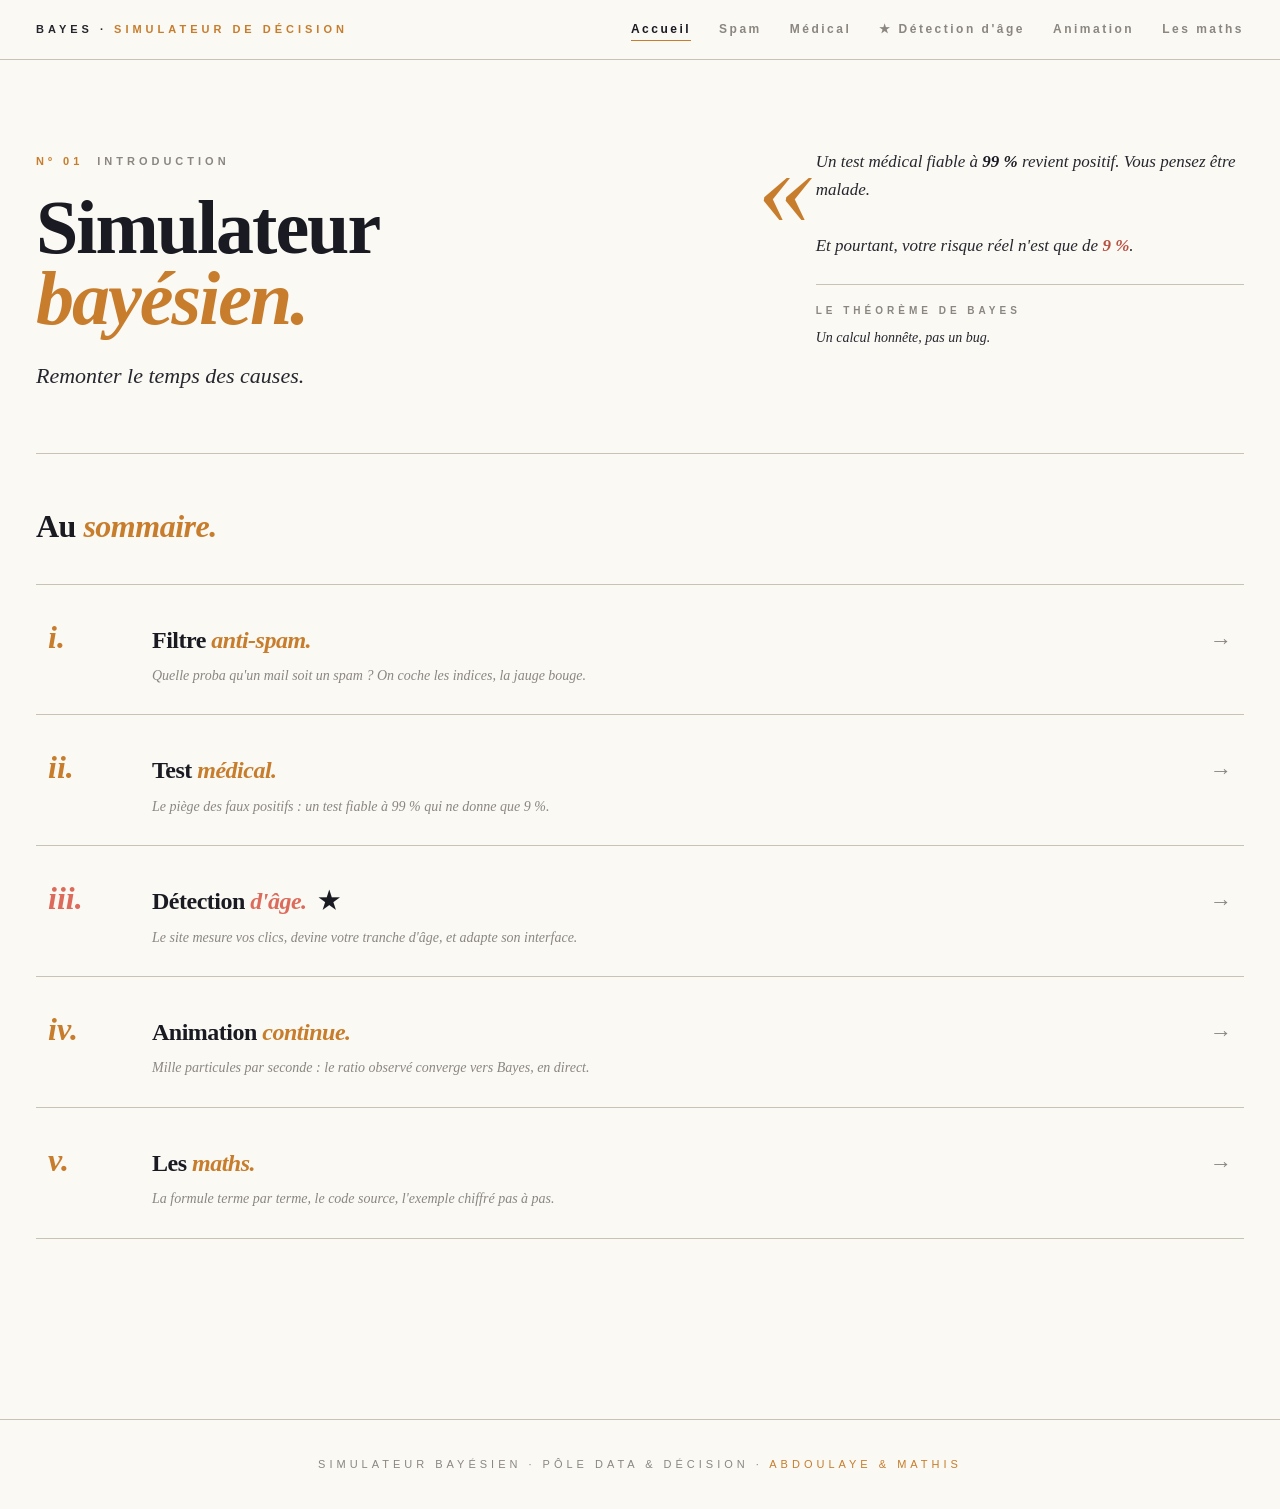
<file: projet/projet_bayes.html>
<!DOCTYPE html>
<html lang="fr">
<head>
<meta charset="UTF-8">
<link rel="icon" type="image/svg+xml" href="favicon-bayes.svg">
<title>Bayes : Simulateur de décision</title>
<meta name="viewport" content="width=device-width, initial-scale=1.0">
<style>
:root {
  --ink:        #0F1015;
  --ink2:       #1B1D26;
  --cream:      #FAF9F4;
  --paper:      #FDFCF7;
  --text:       #1A1A22;
  --charcoal:   #26262E;
  --ochre:      #C77D2C;
  --ochre-soft: #E2A35F;
  --gold-faint: #F1E3CB;
  --clay:       #DD6B5C;
  --rose:       #B85042;
  --sage:       #6E9088;
  --mute:       #8B8680;
  --mute-light: #AFAAA0;
  --soft:       #E5E0D3;
  --hairline:   #C9C3B5;

  --fs-base:    16px;
  --fs-h1:      76px;
  --fs-h2:      36px;
  --fs-result:  88px;
  --pad:        36px;
}

body.senior-mode {
  --fs-base:   19px;
  --fs-h1:     84px;
  --fs-h2:     42px;
  --fs-result: 100px;
}

* { box-sizing: border-box; }

html, body {
  margin: 0; padding: 0;
  background: var(--cream);
  color: var(--text);
  font-family: Georgia, "Times New Roman", serif;
  font-size: var(--fs-base);
  line-height: 1.55;
  min-height: 100vh;
  -webkit-font-smoothing: antialiased;
}

/* ============ NAV ============ */
header.site {
  position: sticky; top: 0; z-index: 100;
  background: rgba(250, 249, 244, 0.94);
  backdrop-filter: blur(10px);
  border-bottom: 1px solid var(--hairline);
}
.nav-inner {
  max-width: 1280px; margin: 0 auto;
  padding: 18px var(--pad);
  display: flex; align-items: center; gap: 32px;
  flex-wrap: wrap;
}
.brand {
  font-family: Calibri, "Segoe UI", sans-serif;
  font-size: 11px; font-weight: bold;
  letter-spacing: 4px;
  color: var(--charcoal);
  margin-right: auto;
}
.brand em { font-style: normal; color: var(--ochre); }
nav.tabs { display: flex; gap: 28px; flex-wrap: wrap; }
nav.tabs button {
  background: none; border: none;
  font-family: Calibri, "Segoe UI", sans-serif;
  font-size: 12px; font-weight: bold;
  letter-spacing: 2.5px;
  color: var(--mute);
  cursor: pointer;
  padding: 4px 0;
  border-bottom: 1px solid transparent;
  transition: color 0.15s, border-color 0.15s;
}
nav.tabs button:hover { color: var(--text); }
nav.tabs button.active {
  color: var(--text);
  border-bottom-color: var(--ochre);
}
body.senior-mode nav.tabs button { font-size: 14px; }

/* ============ MAIN ============ */
main { max-width: 1280px; margin: 0 auto; padding: 48px var(--pad) 80px; }
.page { display: none; }
.page.active { display: block; animation: fade 0.35s ease; }
@keyframes fade {
  from { opacity: 0; transform: translateY(8px); }
  to   { opacity: 1; transform: none; }
}

/* ============ KICKER ============ */
.kicker {
  display: inline-block;
  font-family: Calibri, "Segoe UI", sans-serif;
  font-size: 11px; font-weight: bold;
  letter-spacing: 4px;
  color: var(--mute);
  margin-bottom: 22px;
  text-transform: uppercase;
}
.kicker .num { color: var(--ochre); margin-right: 14px; }

/* ============ TITRES ============ */
.page-title {
  font-size: var(--fs-h2);
  font-weight: bold;
  margin: 0 0 6px;
  letter-spacing: -0.5px;
  line-height: 1.05;
}
.page-title em {
  font-style: italic; color: var(--ochre); font-weight: bold;
}
.subtitle {
  font-style: italic;
  color: var(--mute);
  font-size: 17px;
  margin: 0 0 40px;
}

/* ============ HOME : HERO ============ */
.hero {
  display: grid;
  grid-template-columns: 1.4fr 1fr;
  gap: 60px;
  align-items: start;
  padding: 40px 0 60px;
  border-bottom: 1px solid var(--hairline);
}
.hero h1 {
  font-size: var(--fs-h1);
  margin: 0;
  line-height: 0.94;
  letter-spacing: -2px;
  font-weight: bold;
}
.hero h1 em {
  font-style: italic; color: var(--ochre); font-weight: bold;
}
.hero .tagline {
  margin: 24px 0 0;
  font-size: 22px;
  font-style: italic;
  color: var(--charcoal);
}

.pullquote { position: relative; padding-left: 50px; }
.pullquote .guill {
  font-family: Georgia, serif;
  font-style: italic;
  font-size: 110px;
  color: var(--ochre);
  line-height: 0.5;
  position: absolute;
  top: 12px; left: -8px;
}
.pullquote blockquote {
  margin: 0;
  font-style: italic;
  font-size: 17px;
  line-height: 1.65;
  color: var(--charcoal);
}
.pullquote blockquote strong { color: var(--text); font-weight: bold; font-style: italic; }
.pullquote .rose { color: var(--rose); font-weight: bold; font-style: italic; }
.pullquote .source {
  margin-top: 24px; padding-top: 18px;
  border-top: 1px solid var(--hairline);
  font-family: Calibri, "Segoe UI", sans-serif;
  font-size: 10px; letter-spacing: 4px;
  color: var(--mute); font-style: normal; font-weight: bold;
  display: block;
}
.pullquote .source em {
  display: block; margin-top: 6px;
  font-family: Georgia, serif;
  font-style: italic; font-weight: normal;
  font-size: 14px; color: var(--charcoal); letter-spacing: 0;
}

/* ============ TOC ============ */
.toc { padding: 48px 0 0; }
.toc h2 {
  font-size: 32px;
  margin: 0 0 32px;
  font-weight: bold;
  letter-spacing: -0.5px;
}
.toc h2 em { font-style: italic; color: var(--ochre); }
.toc ol { list-style: none; margin: 0; padding: 0; }
.toc li {
  display: grid;
  grid-template-columns: 80px 1fr 40px;
  align-items: baseline;
  gap: 24px;
  padding: 28px 12px;
  border-top: 1px solid var(--hairline);
  cursor: pointer;
  transition: background 0.2s, padding-left 0.2s;
}
.toc li:hover {
  background: var(--paper);
  padding-left: 28px;
}
.toc li:hover .arrow { color: var(--ochre); transform: translateX(8px); }
.toc li:last-child { border-bottom: 1px solid var(--hairline); }
.toc .toc-num {
  font-family: Georgia, serif;
  font-style: italic;
  font-size: 32px;
  color: var(--ochre);
  font-weight: bold;
}
.toc h3 {
  font-size: 24px;
  margin: 0 0 6px;
  font-weight: bold;
  letter-spacing: -0.5px;
}
.toc h3 em { font-style: italic; color: var(--ochre); }
.toc p {
  margin: 0;
  font-style: italic;
  color: var(--mute);
  font-size: 14px;
}
.toc .arrow {
  font-size: 22px;
  color: var(--mute);
  font-family: Calibri, sans-serif;
  text-align: right;
  transition: color 0.2s, transform 0.25s;
}
.toc li.starred .toc-num,
.toc li.starred h3 em { color: var(--clay); }

/* ============ TWO COLUMN ============ */
.split {
  display: grid;
  grid-template-columns: 1fr 1fr;
  gap: 70px;
  margin-top: 32px;
}
@media (max-width: 900px) {
  .hero, .split { grid-template-columns: 1fr; gap: 40px; }
  .toc li { grid-template-columns: 50px 1fr 30px; gap: 16px; }
}

/* ============ CONTROLS ============ */
.control { margin-bottom: 28px; }
.control-head {
  display: flex; justify-content: space-between; align-items: baseline;
  margin-bottom: 10px;
}
.control-label {
  font-family: Calibri, sans-serif;
  font-size: 11px; font-weight: bold;
  letter-spacing: 3px;
  color: var(--charcoal);
  text-transform: uppercase;
}
.control-value {
  font-family: Georgia, serif;
  font-style: italic;
  font-size: 20px;
  font-weight: bold;
  color: var(--ochre);
}
.control input[type=range] {
  -webkit-appearance: none;
  appearance: none;
  width: 100%; height: 2px;
  background: var(--hairline);
  outline: none;
  margin: 12px 0;
}
.control input[type=range]::-webkit-slider-thumb {
  -webkit-appearance: none; appearance: none;
  width: 16px; height: 16px;
  border-radius: 50%;
  background: var(--ochre);
  cursor: pointer;
  border: 2px solid var(--cream);
  box-shadow: 0 0 0 1px var(--ochre);
}
.control input[type=range]::-moz-range-thumb {
  width: 16px; height: 16px;
  border-radius: 50%;
  background: var(--ochre);
  cursor: pointer;
  border: 2px solid var(--cream);
  box-shadow: 0 0 0 1px var(--ochre);
}
.control-caption {
  font-size: 13px;
  font-style: italic;
  color: var(--mute);
  margin-top: 2px;
}

/* ============ CHECKBOXES ============ */
.checks-section h4 {
  font-family: Calibri, sans-serif;
  font-size: 11px; font-weight: bold;
  letter-spacing: 4px;
  color: var(--mute);
  margin: 32px 0 10px;
  text-transform: uppercase;
}
.check {
  display: flex; align-items: center;
  padding: 14px 0;
  border-top: 1px solid var(--hairline);
  cursor: pointer;
  font-family: Calibri, sans-serif;
}
.check:last-child { border-bottom: 1px solid var(--hairline); }
.check input { display: none; }
.check .cbx {
  width: 18px; height: 18px;
  border: 1.5px solid var(--charcoal);
  margin-right: 18px;
  transition: background 0.15s, border-color 0.15s;
  flex-shrink: 0;
  position: relative;
}
.check input:checked + .cbx {
  background: var(--ochre);
  border-color: var(--ochre);
}
.check input:checked + .cbx::after {
  content: '';
  position: absolute;
  left: 5px; top: 1px;
  width: 5px; height: 10px;
  border-right: 2px solid var(--cream);
  border-bottom: 2px solid var(--cream);
  transform: rotate(40deg);
}
.check .label-text {
  flex: 1;
  font-size: 14.5px;
  color: var(--text);
}
.check .ratio {
  font-family: Georgia, serif;
  font-style: italic;
  font-size: 14px;
  color: var(--ochre);
  font-weight: bold;
}
body.senior-mode .check .label-text { font-size: 17px; }

/* ============ BIG RESULT ============ */
.result-block {
  border-top: 2px solid var(--ink);
  padding-top: 18px;
}
.result-label {
  font-family: Calibri, sans-serif;
  font-size: 11px; font-weight: bold;
  letter-spacing: 4px;
  color: var(--mute);
  text-transform: uppercase;
}
.result-value {
  font-size: var(--fs-result);
  font-weight: bold; font-style: italic;
  line-height: 1;
  color: var(--ochre);
  margin: 14px 0 0;
  letter-spacing: -3px;
  transition: color 0.3s;
}
.result-value.high  { color: var(--rose); }
.result-value.mid   { color: var(--ochre); }
.result-value.low   { color: var(--sage); }
.result-verdict {
  font-style: italic;
  font-size: 18px;
  margin-top: 18px;
  color: var(--charcoal);
}
.result-verdict.high { color: var(--rose); }
.result-verdict.low  { color: var(--sage); }

/* ============ BEFORE / AFTER ============ */
.before-after {
  display: grid;
  grid-template-columns: 1fr auto 1fr;
  gap: 24px;
  align-items: center;
  margin-top: 40px;
  padding-top: 28px;
  border-top: 1px solid var(--hairline);
}
.ba-cell { text-align: center; }
.ba-cell .lbl {
  font-family: Calibri, sans-serif;
  font-size: 10px; letter-spacing: 4px;
  color: var(--mute); font-weight: bold;
}
.ba-cell .v {
  font-family: Georgia, serif;
  font-style: italic; font-weight: bold;
  font-size: 48px; display: block;
  line-height: 1; margin-top: 12px;
  letter-spacing: -1.5px;
}
.ba-prior .v { color: var(--mute); }
.ba-post  .v { color: var(--ochre); }
.ba-arrow {
  font-size: 28px; color: var(--mute);
  font-family: Calibri, sans-serif;
}

/* ============ ODDS TRACE ============ */
.odds-trace {
  margin-top: 22px;
  padding-top: 18px;
  border-top: 1px solid var(--hairline);
  display: flex;
  flex-wrap: wrap;
  align-items: baseline;
  gap: 8px;
  font-family: Georgia, serif;
  font-style: italic;
  font-size: 15px;
  color: var(--charcoal);
}
.odds-trace .ot-label {
  font-family: Calibri, sans-serif;
  font-style: normal;
  font-size: 10px; letter-spacing: 4px;
  color: var(--mute); font-weight: bold;
  margin-right: 6px;
}
.odds-trace .ot-value {
  font-weight: bold;
  color: var(--text);
}
.odds-trace .ot-value.final { color: var(--ochre); }
.odds-trace .ot-eq { color: var(--mute); }
.odds-trace .ot-factor { color: var(--mute); font-size: 13.5px; }

/* ============ DOT GRID ============ */
.dotgrid {
  display: grid;
  grid-template-columns: repeat(40, 1fr);
  gap: 2px;
  width: 100%;
  aspect-ratio: 40/25;
  background: transparent;
}
.dotgrid .dot {
  background: var(--soft);
  border-radius: 50%;
  aspect-ratio: 1;
  transition: background 0.2s, transform 0.2s;
}
.dotgrid .dot.malade {
  background: var(--rose);
  transform: scale(1.7);
  z-index: 2;
}
.dotgrid .dot.fauxpos {
  background: var(--ochre);
  transform: scale(1.4);
  z-index: 1;
}
.dotgrid .dot.manque {
  background: var(--sage);
  transform: scale(1.4);
  z-index: 1;
}
.dot-legend {
  display: flex; gap: 28px;
  margin-top: 18px;
  font-family: Calibri, sans-serif;
  font-size: 13px;
  color: var(--charcoal);
}
.dot-legend .swatch {
  display: inline-block;
  width: 10px; height: 10px;
  border-radius: 50%;
  vertical-align: middle;
  margin-right: 8px;
}
.dot-legend .swatch.rose  { background: var(--rose); }
.dot-legend .swatch.ochre { background: var(--ochre); }
.dot-legend .swatch.sage  { background: var(--sage); }

/* ============ BUTTONS ============ */
.btn {
  background: var(--ink);
  color: var(--cream);
  border: none;
  padding: 12px 22px;
  font-family: Calibri, sans-serif;
  font-size: 11px; font-weight: bold;
  letter-spacing: 3px;
  cursor: pointer;
  transition: background 0.15s, color 0.15s;
}
.btn:hover { background: var(--ochre); }
.btn.alt { background: var(--cream); color: var(--ink); border: 1px solid var(--ink); }
.btn.alt:hover { background: var(--ink); color: var(--cream); }
body.senior-mode .btn { padding: 16px 26px; font-size: 13px; }

/* ============ AGE DETECTION ============ */
.adapt-banner {
  background: var(--ochre);
  color: var(--cream);
  padding: 16px 24px;
  font-family: Calibri, sans-serif;
  font-weight: bold;
  letter-spacing: 2.5px;
  font-size: 12px;
  margin-bottom: 32px;
  display: none;
  text-align: center;
}
.adapt-banner.show { display: block; animation: pop 0.45s ease; }
@keyframes pop { from{transform:scale(0.96); opacity:0;} to{transform:scale(1); opacity:1;} }

.age-stage {
  background: var(--paper);
  border: 1px solid var(--hairline);
  padding: 32px;
  text-align: center;
}
.target-zone {
  position: relative;
  height: 240px;
  margin: 24px 0;
  background: var(--cream);
  border: 1px dashed var(--hairline);
  overflow: hidden;
}
.target {
  position: absolute;
  width: 54px; height: 54px;
  border-radius: 50%;
  background: var(--ochre);
  color: var(--cream);
  font-family: Calibri, sans-serif;
  font-weight: bold; font-size: 16px;
  cursor: pointer; border: none;
  display: flex; align-items: center; justify-content: center;
  transition: transform 0.15s;
  box-shadow: 0 0 0 2px var(--cream), 0 0 0 3px var(--ochre);
}
.target:hover { transform: scale(1.08); }
body.senior-mode .target { width: 88px; height: 88px; font-size: 24px; }

.hits-line {
  font-family: Calibri, sans-serif;
  font-size: 13px; color: var(--mute);
  letter-spacing: 1px;
}

/* indices */
.indices { margin: 0; padding: 0; list-style: none; }
.indices li {
  display: flex; justify-content: space-between;
  padding: 10px 0;
  border-top: 1px solid var(--hairline);
  font-family: Calibri, sans-serif;
  font-size: 13.5px;
  color: var(--text);
}
.indices li:last-child { border-bottom: 1px solid var(--hairline); }
.indices .lr {
  font-family: Georgia, serif;
  font-style: italic; font-weight: bold;
  color: var(--ochre);
}
.indices li.empty {
  color: var(--mute); font-style: italic;
  border: none;
}

/* ============ PATHS ============ */
.canvas-frame {
  position: relative;
  background: #050616;
  border: 1px solid #1B2050;
  padding: 4px;
  margin-top: 16px;
  box-shadow:
    inset 0 0 80px rgba(80, 80, 180, 0.08),
    0 0 36px rgba(199, 125, 44, 0.12),
    0 0 1px rgba(199, 125, 44, 0.4);
}
.canvas-frame::before {
  content: "";
  position: absolute;
  inset: 0;
  pointer-events: none;
  background:
    linear-gradient(to right, rgba(199,125,44,0.5), transparent 8%, transparent 92%, rgba(199,125,44,0.5)) top / 100% 1px no-repeat,
    linear-gradient(to right, rgba(199,125,44,0.5), transparent 8%, transparent 92%, rgba(199,125,44,0.5)) bottom / 100% 1px no-repeat;
  z-index: 1;
}
canvas {
  display: block;
  width: 100%; height: 520px;
}

.paths-controls {
  display: grid;
  grid-template-columns: 1fr 1fr 1fr auto auto;
  gap: 36px;
  margin-top: 40px;
  align-items: end;
}
@media (max-width: 900px) {
  .paths-controls { grid-template-columns: 1fr 1fr; }
}

.paths-stats {
  display: grid;
  grid-template-columns: 1fr 1fr;
  gap: 60px;
  margin-top: 48px;
  padding-top: 32px;
  border-top: 2px solid var(--ink);
}
.stat-section h4 {
  font-family: Calibri, sans-serif;
  font-size: 11px; font-weight: bold;
  letter-spacing: 4px;
  color: var(--mute);
  margin: 0 0 14px;
  text-transform: uppercase;
}
.big-stat {
  font-family: Georgia, serif;
  font-style: italic; font-weight: bold;
  font-size: 36px;
  letter-spacing: -1px;
}
.big-stat.cyan  { color: var(--sage); }
.big-stat.gold  { color: var(--ochre); }
.big-stat.clay  { color: var(--clay); }

.live-row {
  font-family: Calibri, sans-serif;
  font-size: 13px;
  color: var(--charcoal);
  margin-bottom: 8px;
}
.live-row .mute { color: var(--mute); }
.live-row strong { font-family: Georgia, serif; font-style: italic; }

/* ============ MATH PAGE ============ */
.formula-display {
  text-align: center;
  margin: 48px auto 16px;
  font-family: Cambria, Georgia, serif;
  font-style: italic;
  font-size: 64px;
  letter-spacing: -1px;
  line-height: 1.1;
  max-width: 1000px;
}
.formula-display .C { color: var(--ochre); font-weight: bold; }
.formula-display .E { color: var(--sage); font-weight: bold; }

.quote-block {
  border-left: 3px solid var(--ochre);
  padding: 16px 28px;
  font-style: italic;
  font-size: 18px;
  color: var(--charcoal);
  margin: 56px auto;
  max-width: 900px;
}
.quote-block strong { font-style: italic; color: var(--text); }

/* ============ LIMITS BOX ============ */
.limits-box {
  border-left: 3px solid var(--sage);
  padding: 18px 28px;
  margin: 40px 0;
  background: var(--paper);
}
.limits-box h3 {
  font-family: Calibri, sans-serif;
  font-size: 10px; letter-spacing: 4px;
  text-transform: uppercase;
  color: var(--sage);
  font-weight: bold;
  margin: 0 0 10px;
}
.limits-box h3:not(:first-child) { margin-top: 22px; }
.limits-box p {
  font-size: 15px;
  line-height: 1.7;
  color: var(--charcoal);
  margin: 0;
}
.limits-box strong { color: var(--text); font-weight: bold; }
.limits-box em { color: var(--ochre); font-style: italic; }
.limits-box code {
  font-family: "Courier New", monospace;
  background: var(--soft);
  padding: 2px 8px;
  font-size: 13.5px;
}

.term-columns {
  display: grid;
  grid-template-columns: repeat(4, 1fr);
  gap: 40px;
  margin: 64px 0;
}
@media (max-width: 900px) {
  .term-columns { grid-template-columns: 1fr 1fr; }
  .formula-display { font-size: 38px; }
}
.term-col { padding-top: 4px; }
.term-col .letter {
  font-family: Cambria, Georgia, serif;
  font-style: italic; font-weight: bold;
  font-size: 38px; line-height: 1;
  margin-bottom: 6px;
}
.term-col .rule {
  width: 32px;
  border-top: 1px solid currentColor;
  margin: 10px 0 12px;
}
.term-col .name {
  font-family: Calibri, sans-serif;
  font-size: 10px; font-weight: bold;
  letter-spacing: 4px;
  color: var(--mute);
  margin-bottom: 12px;
  text-transform: uppercase;
}
.term-col .desc {
  font-size: 14.5px;
  font-style: italic;
  color: var(--charcoal);
  line-height: 1.55;
}

/* ============ SCHEMA EXPLICATIF ============ */
.schema-frame {
  border: 1px solid var(--hairline);
  background: var(--paper);
  padding: 32px 28px 24px;
  margin: 36px 0;
}
.schema-frame svg { display: block; width: 100%; height: auto; }
.schema-box rect { fill: var(--cream); stroke: var(--hairline); stroke-width: 1.5; }
.schema-box.root rect { stroke: var(--ink); }
.schema-box.malade rect { stroke: var(--rose); }
.schema-box.sain rect { stroke: var(--sage); }
.schema-box.hit rect { stroke: var(--ochre); stroke-width: 2; fill: var(--gold-faint); }
.schema-box.result rect { stroke: var(--ochre); stroke-width: 2.5; fill: var(--gold-faint); }
.schema-label {
  font-family: Calibri, "Segoe UI", sans-serif;
  font-size: 11px; font-weight: bold;
  letter-spacing: 2.5px;
  text-transform: uppercase;
  fill: var(--mute);
}
.schema-box.malade .schema-label { fill: var(--rose); }
.schema-box.sain .schema-label   { fill: var(--sage); }
.schema-box.hit .schema-label,
.schema-box.result .schema-label { fill: var(--ochre); }
.schema-value {
  font-family: Cambria, Georgia, serif;
  font-style: italic; font-weight: bold;
  font-size: 26px;
  fill: var(--text);
}
.schema-box.hit .schema-value,
.schema-box.result .schema-value { fill: var(--ochre); }
.schema-value.big { font-size: 38px; }
.schema-sub {
  font-family: Calibri, "Segoe UI", sans-serif;
  font-size: 11.5px;
  font-style: italic;
  fill: var(--mute);
}
.schema-line { stroke: var(--hairline); stroke-width: 1.5; fill: none; }
.schema-line.hit { stroke: var(--ochre); stroke-width: 2; }
.schema-caption {
  margin: 22px auto 0;
  max-width: 760px;
  font-size: 14.5px;
  font-style: italic;
  color: var(--charcoal);
  text-align: center;
  line-height: 1.6;
}
.schema-caption strong { color: var(--text); font-weight: bold; font-style: italic; }
.schema-caption em { color: var(--ochre); }
@media (max-width: 900px) {
  .schema-value { font-size: 20px; }
  .schema-value.big { font-size: 28px; }
  .schema-label { font-size: 9px; letter-spacing: 1.5px; }
  .schema-sub { font-size: 9.5px; }
}

.section-h2 {
  font-size: 32px;
  margin: 72px 0 24px;
  letter-spacing: -0.5px;
  font-weight: bold;
}
.section-h2 em { font-style: italic; color: var(--ochre); }

.pipeline {
  display: grid;
  grid-template-columns: repeat(5, 1fr);
  gap: 24px;
  margin: 36px 0;
  counter-reset: step;
}
@media (max-width: 900px) { .pipeline { grid-template-columns: 1fr 1fr; } }
.pipeline .step {
  padding-top: 18px;
  border-top: 2px solid var(--ink);
  counter-increment: step;
}
.pipeline .step::before {
  content: counter(step, decimal-leading-zero) ".";
  font-family: Georgia, serif;
  font-weight: bold; font-style: italic;
  color: var(--ochre);
  font-size: 22px;
  display: block;
  margin-bottom: 10px;
}
.pipeline .step h4 {
  font-family: Calibri, sans-serif;
  font-size: 10px; font-weight: bold;
  letter-spacing: 4px;
  color: var(--mute);
  margin: 0 0 8px;
  text-transform: uppercase;
}
.pipeline .step p {
  margin: 0;
  font-size: 13.5px;
  font-style: italic;
  color: var(--charcoal);
  line-height: 1.55;
}

pre {
  background: var(--ink);
  color: var(--cream);
  padding: 24px 28px;
  font-family: "Courier New", Courier, monospace;
  font-size: 13.5px;
  line-height: 1.7;
  overflow-x: auto;
  border: none;
  margin: 24px 0;
}
pre .cm { color: var(--mute-light); font-style: italic; }
pre .kw { color: var(--ochre-soft); }
pre .em { color: var(--ochre); }
code {
  font-family: "Courier New", monospace;
  background: var(--soft);
  padding: 2px 8px;
  font-size: 14px;
}

.math-prose {
  font-size: 17px;
  line-height: 1.75;
  max-width: 760px;
  margin: 16px 0;
}
.math-prose strong { color: var(--text); font-weight: bold; }
.math-prose em { color: var(--ochre); font-style: italic; }

/* ============ FOOTER ============ */
footer.foot {
  border-top: 1px solid var(--hairline);
  margin-top: 100px;
  padding: 36px var(--pad);
  text-align: center;
  font-family: Calibri, sans-serif;
  font-size: 11px; letter-spacing: 4px;
  color: var(--mute);
}
footer.foot em { color: var(--ochre); font-style: normal; }
</style>
</head>
<body>

<header class="site">
  <div class="nav-inner">
    <div class="brand">BAYES &middot; <em>SIMULATEUR DE DÉCISION</em></div>
    <nav class="tabs" id="tabs">
      <button data-page="home" class="active">Accueil</button>
      <button data-page="spam">Spam</button>
      <button data-page="medical">Médical</button>
      <button data-page="age">★ Détection d'âge</button>
      <button data-page="paths">Animation</button>
      <button data-page="math">Les maths</button>
    </nav>
  </div>
</header>

<main>

<!-- ============================================ HOME -->
<section class="page active" id="page-home">
  <article class="hero">
    <div>
      <span class="kicker"><span class="num">Nº 01</span>INTRODUCTION</span>
      <h1>Simulateur<br><em>bayésien.</em></h1>
      <p class="tagline">Remonter le temps des causes.</p>
    </div>
    <aside class="pullquote">
      <span class="guill">«</span>
      <blockquote>
        Un test médical fiable à <strong>99 %</strong> revient positif.
        Vous pensez être malade.<br><br>
        Et pourtant, votre risque réel n'est que de <span class="rose">9 %</span>.
        <span class="source">
          LE THÉORÈME DE BAYES
          <em>Un calcul honnête, pas un bug.</em>
        </span>
      </blockquote>
    </aside>
  </article>

  <article class="toc">
    <h2>Au <em>sommaire.</em></h2>
    <ol>
      <li data-go="spam">
        <span class="toc-num">i.</span>
        <div>
          <h3>Filtre <em>anti-spam.</em></h3>
          <p>Quelle proba qu'un mail soit un spam ? On coche les indices, la jauge bouge.</p>
        </div>
        <span class="arrow">→</span>
      </li>
      <li data-go="medical">
        <span class="toc-num">ii.</span>
        <div>
          <h3>Test <em>médical.</em></h3>
          <p>Le piège des faux positifs : un test fiable à 99 % qui ne donne que 9 %.</p>
        </div>
        <span class="arrow">→</span>
      </li>
      <li data-go="age" class="starred">
        <span class="toc-num">iii.</span>
        <div>
          <h3>Détection <em>d'âge.</em> &nbsp;★</h3>
          <p>Le site mesure vos clics, devine votre tranche d'âge, et adapte son interface.</p>
        </div>
        <span class="arrow">→</span>
      </li>
      <li data-go="paths">
        <span class="toc-num">iv.</span>
        <div>
          <h3>Animation <em>continue.</em></h3>
          <p>Mille particules par seconde : le ratio observé converge vers Bayes, en direct.</p>
        </div>
        <span class="arrow">→</span>
      </li>
      <li data-go="math">
        <span class="toc-num">v.</span>
        <div>
          <h3>Les <em>maths.</em></h3>
          <p>La formule terme par terme, le code source, l'exemple chiffré pas à pas.</p>
        </div>
        <span class="arrow">→</span>
      </li>
    </ol>
  </article>
</section>

<!-- ============================================ SPAM -->
<section class="page" id="page-spam">
  <span class="kicker"><span class="num">Nº 02</span>SIMULATEUR I</span>
  <h1 class="page-title">Le filtre <em>anti-spam.</em></h1>
  <p class="subtitle">Cause cachée : ce mail est-il un spam ? On observe les indices, Bayes recalcule.</p>

  <div class="split">
    <div>
      <div class="control">
        <div class="control-head">
          <span class="control-label">Prior · proportion de spam</span>
          <span class="control-value" id="spamPriorV">30 %</span>
        </div>
        <input type="range" id="spamPrior" min="1" max="80" value="30">
        <div class="control-caption">≈ taux de base dans une boîte mail classique.</div>
      </div>

      <div class="checks-section">
        <h4>Signaux observés</h4>
        <div id="spamFeats"></div>
      </div>
    </div>

    <div>
      <div class="result-block">
        <div class="result-label">P(spam | indices)</div>
        <div class="result-value" id="spamPct">30 %</div>
        <div class="result-verdict" id="spamVerdict">Indécis : à examiner.</div>
      </div>

      <div class="before-after">
        <div class="ba-cell ba-prior">
          <span class="lbl">PRIOR</span>
          <span class="v" id="spamBPrior">30 %</span>
        </div>
        <div class="ba-arrow">→</div>
        <div class="ba-cell ba-post">
          <span class="lbl">POSTERIOR</span>
          <span class="v" id="spamBPost">30 %</span>
        </div>
      </div>

      <div class="odds-trace" id="spamOddsTrace">
        <span class="ot-label">En cote</span>
        <span class="ot-value" id="oddsStart">0,43</span>
        <span id="oddsChain"></span>
        <span class="ot-eq">=</span>
        <span class="ot-value final" id="oddsEnd">0,43</span>
      </div>
    </div>
  </div>
</section>

<!-- ============================================ MEDICAL -->
<section class="page" id="page-medical">
  <span class="kicker"><span class="num">Nº 03</span>SIMULATEUR II</span>
  <h1 class="page-title">Le test <em>médical.</em></h1>
  <p class="subtitle">Le piège des faux positifs : un test très fiable peut surprendre.</p>

  <div class="split">
    <div>
      <div class="control">
        <div class="control-head">
          <span class="control-label">Prévalence · P(malade)</span>
          <span class="control-value" id="medPrevV">0,1 %</span>
        </div>
        <input type="range" id="medPrev" min="1" max="500" value="10">
        <div class="control-caption">1 personne sur 1 000 : typique d'une maladie rare.</div>
      </div>
      <div class="control">
        <div class="control-head">
          <span class="control-label">Sensibilité · P(test+ | malade)</span>
          <span class="control-value" id="medSensV">99 %</span>
        </div>
        <input type="range" id="medSens" min="50" max="100" value="99">
      </div>
      <div class="control">
        <div class="control-head">
          <span class="control-label">Faux positifs · P(test+ | sain)</span>
          <span class="control-value" id="medFpV">1 %</span>
        </div>
        <input type="range" id="medFp" min="0" max="50" value="1">
      </div>

      <div class="result-block" style="margin-top: 44px;">
        <div class="result-label">P(malade | test +)</div>
        <div class="result-value" id="medPct">9,0 %</div>
        <div class="result-verdict" id="medVerdict">Plutôt rassurant.</div>
      </div>
    </div>

    <div>
      <h4 style="font-family: Calibri, sans-serif; font-size: 11px; letter-spacing: 4px; color: var(--mute); margin: 0 0 16px; font-weight: bold;">SUR 1 000 PERSONNES TESTÉES</h4>
      <div class="dotgrid" id="medGrid"></div>
      <div class="dot-legend">
        <div><span class="swatch rose"></span><strong id="medMaladeCount">1</strong>&nbsp;vrai positif</div>
        <div><span class="swatch ochre"></span><strong id="medFauxCount">10</strong>&nbsp;faux positifs</div>
        <div><span class="swatch sage"></span><strong id="medManqueCount">0</strong>&nbsp;non détecté(s)</div>
      </div>
    </div>
  </div>
</section>

<!-- ============================================ AGE -->
<section class="page" id="page-age">
  <span class="kicker"><span class="num">Nº 04 ★</span>FEATURE PHARE</span>
  <h1 class="page-title">Le site <em>qui devine,</em><br>puis s'adapte.</h1>
  <p class="subtitle">Le calcul bayésien pilote l'interface : au-delà de 65 %, tout grossit automatiquement.</p>

  <div class="adapt-banner" id="adaptBanner">
    MODE SENIOR ACTIVÉ : POLICE AGRANDIE, CONTRASTES RENFORCÉS
  </div>

  <div class="split">
    <div>
      <div class="age-stage">
        <h4 style="font-family: Calibri, sans-serif; font-size: 11px; letter-spacing: 4px; color: var(--mute); margin: 0 0 12px; font-weight: bold;">CLIQUEZ SUR LES CIBLES</h4>
        <p id="ageInstruction" style="font-style: italic; color: var(--charcoal); margin: 0 0 22px; font-size: 15px;">
          Cliquez « DÉMARRER » et tapez sur chaque cible le plus vite possible.
        </p>
        <div style="display: flex; gap: 12px; justify-content: center; flex-wrap: wrap;">
          <button class="btn" id="ageStart">DÉMARRER</button>
          <button class="btn alt" id="ageReset">RÉINITIALISER</button>
        </div>
        <div class="target-zone" id="targetZone"></div>
        <div class="hits-line">
          <span id="ageHits">0</span> / 6 cibles touchées
        </div>
      </div>
    </div>

    <div>
      <div class="result-block">
        <div class="result-label">P(senior | comportement)</div>
        <div class="result-value mid" id="agePct">50 %</div>
        <div class="result-verdict" id="ageMode">Mode standard.</div>
      </div>

      <h4 style="font-family: Calibri, sans-serif; font-size: 11px; letter-spacing: 4px; color: var(--mute); margin: 36px 0 0; font-weight: bold;">INDICES OBSERVÉS</h4>
      <ul class="indices" id="ageIndices">
        <li class="empty">Aucun indice : démarrez le jeu.</li>
      </ul>
    </div>
  </div>
</section>

<!-- ============================================ PATHS -->
<section class="page" id="page-paths">
  <span class="kicker"><span class="num">Nº 05</span>OBSERVATION CONTINUE</span>
  <h1 class="page-title">Mille particules,<br><em>une seule loi.</em></h1>
  <p class="subtitle">Le ratio observé converge vers la probabilité calculée par Bayes, visible à l'œil nu.</p>

  <div class="canvas-frame">
    <canvas id="pathsCanvas"></canvas>
  </div>

  <div class="paths-controls">
    <div class="control" style="margin: 0;">
      <div class="control-head">
        <span class="control-label">Prior · P(malade)</span>
        <span class="control-value" id="pPriorV">10 %</span>
      </div>
      <input type="range" id="pPrior" min="1" max="500" value="100">
    </div>
    <div class="control" style="margin: 0;">
      <div class="control-head">
        <span class="control-label">Sensibilité</span>
        <span class="control-value" id="pSensV">0,99</span>
      </div>
      <input type="range" id="pSens" min="50" max="100" value="99">
    </div>
    <div class="control" style="margin: 0;">
      <div class="control-head">
        <span class="control-label">Faux positifs</span>
        <span class="control-value" id="pFpV">0,05</span>
      </div>
      <input type="range" id="pFp" min="0" max="50" value="5">
    </div>
    <button class="btn alt" id="pPause">PAUSE</button>
    <button class="btn alt" id="pReset">RESET</button>
  </div>

  <div class="paths-stats">
    <div class="stat-section">
      <h4>Bayes théorique</h4>
      <div style="display: flex; gap: 60px; flex-wrap: wrap;">
        <div>
          <div class="control-label" style="font-size: 9px;">P(test+)</div>
          <div class="big-stat cyan" id="pTheoryE">—</div>
        </div>
        <div>
          <div class="control-label" style="font-size: 9px;">P(malade | test+)</div>
          <div class="big-stat gold" id="pTheoryCE">—</div>
        </div>
      </div>
    </div>
    <div class="stat-section">
      <h4>Observé en direct</h4>
      <div class="live-row">
        <span class="mute">Particules envoyées :</span> <strong id="pTotal">0</strong>
      </div>
      <div class="live-row">
        <span class="mute">Test + observés :</span> <strong id="pPos">0</strong>
        &nbsp;&nbsp;<span class="mute">dont malades :</span> <strong id="pMalPos">0</strong>
      </div>
      <div class="control-label" style="font-size: 9px; margin-top: 14px; display: inline-block;">RATIO OBSERVÉ</div>
      <div class="big-stat clay" id="pRatio">—</div>
    </div>
  </div>
</section>

<!-- ============================================ MATH -->
<section class="page" id="page-math">
  <span class="kicker"><span class="num">Nº 06</span>LES MATHS, EN CLAIR</span>
  <h1 class="page-title">La formule,<br><em>terme par terme.</em></h1>

  <div class="formula-display">
    P(<span class="C">C</span> | <span class="E">E</span>) = P(<span class="E">E</span> | <span class="C">C</span>) · P(<span class="C">C</span>) / P(<span class="E">E</span>)
  </div>

  <div class="quote-block">
    « Bayes est appelée la formule de la probabilité des causes : elle permet de
    <strong>remonter le temps</strong>, c'est-à-dire de calculer la probabilité d'une cause
    sachant celle de sa conséquence. »
  </div>

  <div class="term-columns">
    <div class="term-col" style="color: var(--ochre);">
      <div class="letter">C</div>
      <div class="rule"></div>
      <div class="name">PRIOR</div>
      <div class="desc">Ce qu'on sait avant. Le taux de base : ex. 1 personne malade sur 1 000.</div>
    </div>
    <div class="term-col" style="color: var(--sage);">
      <div class="letter">E&thinsp;|&thinsp;C</div>
      <div class="rule"></div>
      <div class="name">VRAISEMBLANCE</div>
      <div class="desc">Si la cause est vraie, à quelle fréquence l'effet apparaît-il ?</div>
    </div>
    <div class="term-col" style="color: var(--sage);">
      <div class="letter">E</div>
      <div class="rule"></div>
      <div class="name">ÉVIDENCE</div>
      <div class="desc">Fréquence de l'effet, toutes causes confondues. Vrais + faux positifs.</div>
    </div>
    <div class="term-col" style="color: var(--ochre);">
      <div class="letter">C&thinsp;|&thinsp;E</div>
      <div class="rule"></div>
      <div class="name">POSTERIOR</div>
      <div class="desc">La réponse cherchée. La proba de la cause sachant l'effet observé.</div>
    </div>
  </div>

  <h2 class="section-h2">Le schéma <em>explicatif.</em></h2>
  <p class="math-prose">
    D'où sort ce <em>9 %</em> ? Le plus simple est de suivre l'arbre ci-dessous :
    on part de <strong>1 000 personnes</strong>, on descend la branche réelle
    (malade ou saine), puis la branche du résultat de test (positif ou négatif).
    Les deux chemins surlignés sont ceux qui terminent sur un <em>test positif</em> :
    c'est leur rapport qui donne le posterior.
  </p>
  <div class="schema-frame">
    <svg viewBox="0 0 1200 400" preserveAspectRatio="xMidYMid meet" role="img"
         aria-label="Arbre de probabilités : sur 1000 personnes, 1 est malade et 999 sont saines. Le test donne environ 1 vrai positif et 10 faux positifs, soit une probabilité d'être malade sachant un test positif d'environ 9 %.">
      <path class="schema-line" d="M200,210 L290,110"/>
      <path class="schema-line" d="M200,210 L290,310"/>
      <path class="schema-line" d="M530,110 L620,65"/>
      <path class="schema-line" d="M530,110 L620,155"/>
      <path class="schema-line" d="M530,310 L620,265"/>
      <path class="schema-line" d="M530,310 L620,355"/>
      <path class="schema-line hit" d="M860,65 L940,165"/>
      <path class="schema-line hit" d="M860,265 L940,165"/>

      <g class="schema-box root">
        <rect x="10" y="160" width="190" height="100" rx="4"/>
        <text class="schema-label" x="105" y="188" text-anchor="middle">POPULATION</text>
        <text class="schema-value" x="105" y="218" text-anchor="middle">1 000</text>
        <text class="schema-sub" x="105" y="244" text-anchor="middle">personnes testées</text>
      </g>

      <g class="schema-box malade">
        <rect x="290" y="65" width="240" height="90" rx="4"/>
        <text class="schema-label" x="410" y="91" text-anchor="middle">CAUSE · MALADE</text>
        <text class="schema-value" x="410" y="121" text-anchor="middle">1 / 1000</text>
        <text class="schema-sub" x="410" y="145" text-anchor="middle">P(C) = 0,1 %</text>
      </g>

      <g class="schema-box sain">
        <rect x="290" y="265" width="240" height="90" rx="4"/>
        <text class="schema-label" x="410" y="291" text-anchor="middle">CAUSE · SAIN</text>
        <text class="schema-value" x="410" y="321" text-anchor="middle">999 / 1000</text>
        <text class="schema-sub" x="410" y="345" text-anchor="middle">P(¬C) = 99,9 %</text>
      </g>

      <g class="schema-box hit">
        <rect x="620" y="30" width="240" height="70" rx="4"/>
        <text class="schema-label" x="740" y="52" text-anchor="middle">TEST +</text>
        <text class="schema-value" x="740" y="80" text-anchor="middle">≈ 1</text>
        <text class="schema-sub" x="740" y="96" text-anchor="middle">P(E|C) = 99 %</text>
      </g>

      <g class="schema-box">
        <rect x="620" y="120" width="240" height="70" rx="4"/>
        <text class="schema-label" x="740" y="142" text-anchor="middle">TEST −</text>
        <text class="schema-value" x="740" y="170" text-anchor="middle">≈ 0</text>
        <text class="schema-sub" x="740" y="186" text-anchor="middle">P(¬E|C) = 1 %</text>
      </g>

      <g class="schema-box hit">
        <rect x="620" y="230" width="240" height="70" rx="4"/>
        <text class="schema-label" x="740" y="252" text-anchor="middle">TEST +</text>
        <text class="schema-value" x="740" y="280" text-anchor="middle">≈ 10</text>
        <text class="schema-sub" x="740" y="296" text-anchor="middle">P(E|¬C) = 1 %</text>
      </g>

      <g class="schema-box">
        <rect x="620" y="320" width="240" height="70" rx="4"/>
        <text class="schema-label" x="740" y="342" text-anchor="middle">TEST −</text>
        <text class="schema-value" x="740" y="370" text-anchor="middle">≈ 989</text>
        <text class="schema-sub" x="740" y="386" text-anchor="middle">P(¬E|¬C) = 99 %</text>
      </g>

      <g class="schema-box result">
        <rect x="940" y="95" width="240" height="140" rx="4"/>
        <text class="schema-label" x="1060" y="123" text-anchor="middle">POSTERIOR</text>
        <text class="schema-value big" x="1060" y="170" text-anchor="middle">≈ 9 %</text>
        <text class="schema-sub" x="1060" y="198" text-anchor="middle">P(malade | test+)</text>
        <text class="schema-sub" x="1060" y="216" text-anchor="middle">= 1 / (1 + 10)</text>
      </g>
    </svg>
    <p class="schema-caption">
      Sur <strong>1 000 personnes</strong>, la maladie touche <strong>1 personne</strong>
      (le prior, 0,1 %). Le test, fiable à 99 %, la détecte
      (<em>1 vrai positif</em>), mais signale aussi à tort <em>10 personnes saines</em>
      (faux positifs). Au final, sur les <strong>11 résultats positifs</strong>,
      un seul correspond à un cas réel : c'est ce rapport, la branche surlignée,
      qui donne le posterior ≈ <em>9 %</em>.
    </p>
  </div>

  <h2 class="section-h2">Le pipeline de <em>notre projet.</em></h2>
  <div class="pipeline">
    <div class="step"><h4>ENTRÉES</h4><p>Sliders, cases à cocher, comportement utilisateur.</p></div>
    <div class="step"><h4>MODÈLE</h4><p>P(C|E) = P(E|C)·P(C) / P(E)</p></div>
    <div class="step"><h4>ALGO</h4><p>Forme « cote » : JS pur, 8 lignes.</p></div>
    <div class="step"><h4>POSTERIOR</h4><p>P(C|E) ∈ [0 ; 1]</p></div>
    <div class="step"><h4>UI</h4><p>Jauge, verdict, adaptation.</p></div>
  </div>

  <h2 class="section-h2">L'algorithme, <em>en 8 lignes.</em></h2>
<pre><span class="cm">// Forme « cote » : multiplications stables, ordre indifférent</span>
<span class="kw">function</span> bayesUpdate(prior, evidences) {
  <span class="kw">let</span> odds = prior / (1 - prior);          <span class="cm">// cote initiale</span>
  <span class="kw">for</span> (<span class="kw">const</span> e <span class="kw">of</span> evidences.filter(e =&gt; e.on)) {
    odds *= e.pIfCause / e.pIfNotCause;     <span class="cm">// ratio de Bayes</span>
  }
  <span class="kw">return</span> odds / (1 + odds);                <span class="cm">// → probabilité</span>
}</pre>
  <p class="math-prose">
    Pourquoi passer par cette « cote » plutôt que d'appliquer directement
    P(C|E) = P(E|C)·P(C) / P(E) ? Par <strong>stabilité numérique</strong>.
    Quand le prior P(C) est très petit (ex. 0,001, comme dans l'exemple médical),
    multiplier des probabilités minuscules entre elles rapproche le calcul de zéro
    flottant. En cote, chaque indice n'intervient que comme un <em>facteur multiplicatif</em>
    sur un nombre qui reste raisonnable, et l'ordre dans lequel on applique les
    indices ne change rien au résultat.
  </p>

  <h2 class="section-h2">L'exemple <em>chiffré.</em></h2>
  <p class="math-prose">
    Soit une maladie rare touchant <strong>1 personne sur 1 000</strong> (P(C) = 0,001),
    avec un test <strong>fiable à 99 %</strong> (P(E|C) = 0,99) et <strong>1 % de faux positifs</strong>
    (P(E|¬C) = 0,01).
  </p>
<pre>P(test+) = 0,99 × 0,001 + 0,01 × 0,999  =  0,01098
P(malade | test+) = (0,99 × 0,001) / 0,01098  ≈  0,090   →   <span class="em">~9 %</span></pre>
  <p class="math-prose">
    Surprise : un test très fiable, sur une maladie rare, ne donne que <em>9 %</em>
    de probabilité d'être malade. Le prior écrase la vraisemblance.
  </p>

  <h2 class="section-h2">Limites <em>&amp; hypothèses.</em></h2>
  <div class="limits-box">
    <h3>Hypothèse d'indépendance</h3>
    <p>
      Dès qu'on combine plusieurs indices (filtre anti-spam, détection d'âge), on
      multiplie leurs rapports de vraisemblance, ce qui suppose qu'ils sont
      <strong>indépendants</strong> une fois la cause connue. Or « mot gratuit » et
      « ton urgent » sont souvent corrélés dans un même mail : les traiter comme
      indépendants peut <em>sur-compter</em> la preuve. C'est l'approximation
      classique des classifieurs <em>naïfs de Bayes</em> : un compromis assumé entre
      simplicité du calcul et fidélité à la réalité.
    </p>
    <h3>Des ordres de grandeur, pas des mesures</h3>
    <p>
      Les rapports de vraisemblance du filtre anti-spam (×13,8, ×30…) sont des
      estimations <strong>plausibles</strong>, choisies pour illustrer le mécanisme,
      pas des statistiques mesurées sur un corpus de mails réel. Le calcul qui les
      combine, lui, est exact et identique à celui de l'exemple médical : c'est la
      même fonction <code>bayesUpdate</code> partout sur le site.
    </p>
  </div>
</section>

</main>

<footer class="foot">
  SIMULATEUR BAYÉSIEN &middot; PÔLE DATA &amp; DÉCISION &middot; <em>ABDOULAYE &amp; MATHIS</em>
</footer>

<script>
//================ ROUTER ================
const tabs = document.querySelectorAll('#tabs button');
const pages = document.querySelectorAll('.page');
function go(name) {
  tabs.forEach(t => t.classList.toggle('active', t.dataset.page === name));
  pages.forEach(p => p.classList.toggle('active', p.id === 'page-' + name));
  window.scrollTo({ top: 0, behavior: 'smooth' });
  if (name === 'paths') {
    requestAnimationFrame(() => requestAnimationFrame(() => {
      if (typeof fitCanvas === 'function') { fitCanvas(); pReset(); }
    }));
  }
}
tabs.forEach(t => t.addEventListener('click', () => go(t.dataset.page)));
document.querySelectorAll('[data-go]').forEach(el => {
  el.addEventListener('click', () => go(el.dataset.go));
});

//================ BAYES ENGINE ================
function bayesUpdate(prior, evidences) {
  let odds = prior / (1 - prior);
  for (const e of evidences) if (e.on) odds *= e.pIfCause / e.pIfNotCause;
  return odds / (1 + odds);
}

function setResultClass(el, pct) {
  el.classList.remove('high', 'mid', 'low');
  if (pct > 0.66) el.classList.add('high');
  else if (pct > 0.33) el.classList.add('mid');
  else el.classList.add('low');
}

// Formate une cote pour l'affichage : 2 décimales si petite, entière si grande
function fmtOdds(x) {
  if (x >= 1000) return Math.round(x).toLocaleString('fr-FR');
  if (x >= 10)   return x.toFixed(1).replace('.', ',');
  return x.toFixed(2).replace('.', ',');
}

//================ SPAM ================
const spamFeatures = [
  { id: 's1', name: 'mot « gratuit »',                pIfCause: 0.55, pIfNotCause: 0.04 },
  { id: 's2', name: 'expéditeur inconnu',             pIfCause: 0.70, pIfNotCause: 0.20 },
  { id: 's3', name: 'lien raccourci (bit.ly…)',       pIfCause: 0.50, pIfNotCause: 0.05 },
  { id: 's4', name: "fautes d'orthographe",           pIfCause: 0.65, pIfNotCause: 0.15 },
  { id: 's5', name: "urgence du ton (« vite ! »)",    pIfCause: 0.60, pIfNotCause: 0.10 },
  { id: 's6', name: "pièce jointe .exe",              pIfCause: 0.30, pIfNotCause: 0.01 },
];

function buildSpamFeats() {
  const c = document.getElementById('spamFeats');
  c.innerHTML = '';
  spamFeatures.forEach(f => {
    const lr = (f.pIfCause / f.pIfNotCause).toFixed(1);
    const wrap = document.createElement('label');
    wrap.className = 'check';
    wrap.setAttribute('for', f.id);
    wrap.innerHTML =
      `<input type="checkbox" id="${f.id}">` +
      `<span class="cbx"></span>` +
      `<span class="label-text">${f.name}</span>` +
      `<span class="ratio">×${lr}</span>`;
    c.appendChild(wrap);
    wrap.querySelector('input').addEventListener('change', updateSpam);
  });
}

function updateSpam() {
  const prior = (+document.getElementById('spamPrior').value) / 100;
  document.getElementById('spamPriorV').textContent = Math.round(prior * 100) + ' %';
  const evidences = spamFeatures.map(f => ({
    ...f, on: document.getElementById(f.id).checked
  }));
  const post = bayesUpdate(prior, evidences);

  const pctEl = document.getElementById('spamPct');
  pctEl.textContent = Math.round(post * 100) + ' %';
  setResultClass(pctEl, post);

  document.getElementById('spamBPrior').textContent = Math.round(prior * 100) + ' %';
  document.getElementById('spamBPost').textContent  = Math.round(post * 100) + ' %';

  // Trace de la cote : la forme « odds » en action, indice par indice
  const oddsPrior = prior / (1 - prior);
  const activeLRs = evidences.filter(e => e.on).map(e => e.pIfCause / e.pIfNotCause);
  const oddsFinal = activeLRs.reduce((o, lr) => o * lr, oddsPrior);

  document.getElementById('oddsStart').textContent = fmtOdds(oddsPrior);
  document.getElementById('oddsEnd').textContent    = fmtOdds(oddsFinal);
  document.getElementById('oddsChain').innerHTML = activeLRs.length
    ? activeLRs.map(lr => `<span class="ot-factor">× ${fmtOdds(lr)}</span>`).join(' ')
    : '<span class="ot-factor">(aucun indice coché)</span>';

  const v = document.getElementById('spamVerdict');
  v.classList.remove('high', 'low');
  if (post > 0.7)      { v.classList.add('high'); v.textContent = 'Très probablement un spam.'; }
  else if (post > 0.4) { v.textContent = 'Indécis : à examiner de plus près.'; }
  else                 { v.classList.add('low');  v.textContent = 'Plutôt légitime.'; }
}
buildSpamFeats();
document.getElementById('spamPrior').addEventListener('input', updateSpam);
updateSpam();

//================ MEDICAL ================
// Build dot grid (1000 dots)
const medGrid = document.getElementById('medGrid');
for (let i = 0; i < 1000; i++) {
  const d = document.createElement('div');
  d.className = 'dot';
  medGrid.appendChild(d);
}
const medDots = medGrid.querySelectorAll('.dot');

// Pseudo-random but deterministic positions for highlighting
function pickPositions(count, total, seed) {
  // simple LCG
  let s = seed >>> 0 || 1;
  const next = () => {
    s = (s * 1664525 + 1013904223) >>> 0;
    return s / 4294967296;
  };
  const set = new Set();
  while (set.size < count && set.size < total) {
    set.add(Math.floor(next() * total));
  }
  return Array.from(set);
}

function updateMedical() {
  const prev = (+document.getElementById('medPrev').value) / 10000;
  const sens = (+document.getElementById('medSens').value) / 100;
  const fp   = (+document.getElementById('medFp').value)   / 100;

  document.getElementById('medPrevV').textContent = (prev * 100).toFixed(2) + ' %';
  document.getElementById('medSensV').textContent = Math.round(sens * 100) + ' %';
  document.getElementById('medFpV').textContent   = Math.round(fp * 100) + ' %';

  const pE   = sens * prev + fp * (1 - prev);
  const post = pE > 0 ? (sens * prev) / pE : 0;

  const pctEl = document.getElementById('medPct');
  pctEl.textContent = (post * 100).toFixed(1) + ' %';
  setResultClass(pctEl, post);

  const v = document.getElementById('medVerdict');
  v.classList.remove('high', 'low');
  if (post > 0.7)      { v.classList.add('high'); v.textContent = 'Forte probabilité : à confirmer.'; }
  else if (post > 0.4) { v.textContent = 'Probabilité significative.'; }
  else                 { v.classList.add('low');  v.textContent = 'Plutôt rassurant : re-tester.'; }

  // Dot grid update
  const nMal = Math.round(prev * 1000 * sens);   // vrais positifs détectés
  const nFP  = Math.round((1 - prev) * 1000 * fp);
  const maxMal = Math.min(nMal, 1000);
  const maxFP  = Math.min(nFP, 1000 - maxMal);

  medDots.forEach(d => d.className = 'dot');
  const malPos = pickPositions(maxMal, 1000, 13);
  const usedSet = new Set(malPos);
  malPos.forEach(idx => medDots[idx].classList.add('malade'));

  // pick FP positions excluding malade ones
  let s = 71;
  let added = 0;
  while (added < maxFP) {
    s = (s * 1664525 + 1013904223) >>> 0;
    const idx = Math.floor((s / 4294967296) * 1000);
    if (!usedSet.has(idx)) {
      usedSet.add(idx);
      medDots[idx].classList.add('fauxpos');
      added++;
    }
  }

  // pick "non détecté" positions (malades manqués par le test, faux négatifs)
  const totalMal   = Math.round(prev * 1000);
  const maxManque  = Math.max(0, Math.min(totalMal - maxMal, 1000 - usedSet.size));
  s = 137;
  added = 0;
  while (added < maxManque) {
    s = (s * 1664525 + 1013904223) >>> 0;
    const idx = Math.floor((s / 4294967296) * 1000);
    if (!usedSet.has(idx)) {
      usedSet.add(idx);
      medDots[idx].classList.add('manque');
      added++;
    }
  }

  document.getElementById('medMaladeCount').textContent = maxMal;
  document.getElementById('medFauxCount').textContent   = maxFP;
  document.getElementById('medManqueCount').textContent = maxManque;
}
['medPrev','medSens','medFp'].forEach(id =>
  document.getElementById(id).addEventListener('input', updateMedical));
updateMedical();

//================ AGE DETECTION ================
const agePrior = 0.5;
let ageEvidences = [];
let ageHits = 0;
let ageStarted = false;
let currentTarget = null;
let targetSpawnTime = 0;

function ageRecompute() {
  const post = bayesUpdate(agePrior, ageEvidences);
  const pctEl = document.getElementById('agePct');
  pctEl.textContent = Math.round(post * 100) + ' %';
  setResultClass(pctEl, post);

  if (post > 0.65 && !document.body.classList.contains('senior-mode')) {
    document.body.classList.add('senior-mode');
    document.getElementById('adaptBanner').classList.add('show');
    document.getElementById('ageMode').textContent = 'Mode senior activé.';
  } else if (post < 0.35 && document.body.classList.contains('senior-mode')) {
    document.body.classList.remove('senior-mode');
    document.getElementById('adaptBanner').classList.remove('show');
    document.getElementById('ageMode').textContent = 'Mode standard.';
  } else if (post >= 0.35 && post <= 0.65) {
    document.getElementById('ageMode').textContent = 'Mode standard.';
  }
}

function ageRenderIndices() {
  const c = document.getElementById('ageIndices');
  if (ageEvidences.length === 0) {
    c.innerHTML = '<li class="empty">Aucun indice : démarrez le jeu.</li>';
    return;
  }
  c.innerHTML = ageEvidences.map(e => {
    const lr = e.pIfCause / e.pIfNotCause;
    const sign = lr > 1 ? '↑' : '↓';
    return `<li><span>${e.name}</span><span class="lr">× ${lr.toFixed(2)} ${sign}</span></li>`;
  }).join('');
}

function ageReset() {
  ageEvidences = [];
  ageHits = 0;
  ageStarted = false;
  if (currentTarget) currentTarget.remove();
  currentTarget = null;
  document.getElementById('targetZone').innerHTML = '';
  document.getElementById('ageHits').textContent = '0';
  document.getElementById('ageInstruction').textContent =
    "Cliquez « DÉMARRER » et tapez sur chaque cible le plus vite possible.";
  document.body.classList.remove('senior-mode');
  document.getElementById('adaptBanner').classList.remove('show');
  document.getElementById('ageMode').textContent = 'Mode standard.';
  ageRecompute();
  ageRenderIndices();
}

function spawnTarget() {
  if (ageHits >= 6) {
    document.getElementById('ageInstruction').textContent =
      "Test terminé : voyez le verdict à droite.";
    return;
  }
  const zone = document.getElementById('targetZone');
  const z = zone.getBoundingClientRect();
  const isSenior = document.body.classList.contains('senior-mode');
  const targetSize = isSenior ? 88 : 54;
  const t = document.createElement('button');
  t.className = 'target';
  t.textContent = String(ageHits + 1);
  t.style.left = Math.random() * Math.max(0, z.width - targetSize) + 'px';
  t.style.top  = Math.random() * Math.max(0, z.height - targetSize) + 'px';
  zone.appendChild(t);
  currentTarget = t;
  targetSpawnTime = performance.now();
  t.addEventListener('click', () => {
    const reaction = performance.now() - targetSpawnTime;
    addAgeEvidence(reaction);
    t.remove();
    ageHits++;
    document.getElementById('ageHits').textContent = ageHits;
    setTimeout(spawnTarget, 280);
  });
}

function addAgeEvidence(rt) {
  let lr, tag;
  if (rt < 600)       { lr = 0.30; tag = 'clic ultra-rapide (' + Math.round(rt) + ' ms)'; }
  else if (rt < 1000) { lr = 0.60; tag = 'clic rapide ('       + Math.round(rt) + ' ms)'; }
  else if (rt < 1500) { lr = 1.00; tag = 'clic moyen ('        + Math.round(rt) + ' ms)'; }
  else if (rt < 2500) { lr = 1.70; tag = 'clic lent ('         + Math.round(rt) + ' ms)'; }
  else                { lr = 2.50; tag = 'clic très lent ('    + Math.round(rt) + ' ms)'; }
  // pIfNotCause = 1 : `lr` encode déjà le rapport de vraisemblance complet
  // P(temps | senior) / P(temps | non-senior). odds *= lr / 1 = odds *= lr.
  ageEvidences.push({ name: tag, pIfCause: lr, pIfNotCause: 1.0, on: true });
  ageRecompute();
  ageRenderIndices();
}

document.getElementById('ageStart').addEventListener('click', () => {
  if (ageStarted) return;
  ageStarted = true;
  document.getElementById('ageInstruction').textContent =
    "Cliquez sur chaque cible, soyez naturel(le) !";
  spawnTarget();
});
document.getElementById('ageReset').addEventListener('click', ageReset);
ageRecompute();

//================ PATHS ANIMATION ================
const cv = document.getElementById('pathsCanvas');
const ctx = cv.getContext('2d');

// Helpers couleur
function rgba(hex, a) {
  const r = parseInt(hex.slice(1, 3), 16);
  const g = parseInt(hex.slice(3, 5), 16);
  const b = parseInt(hex.slice(5, 7), 16);
  return `rgba(${r},${g},${b},${a})`;
}
function roundRect(x, y, w, h, r) {
  ctx.beginPath();
  ctx.moveTo(x + r, y);
  ctx.arcTo(x + w, y, x + w, y + h, r);
  ctx.arcTo(x + w, y + h, x, y + h, r);
  ctx.arcTo(x, y + h, x, y, r);
  ctx.arcTo(x, y, x + w, y, r);
  ctx.closePath();
}

// Champ d'étoiles (précomputées)
const stars = [];
for (let i = 0; i < 220; i++) {
  stars.push({
    x: Math.random(),
    y: Math.random(),
    size: Math.random() * 1.4 + 0.3,
    base: Math.random() * 0.5 + 0.25,
    twPhase: Math.random() * Math.PI * 2,
    twSpeed: 0.0008 + Math.random() * 0.0018,
  });
}
// Quelques étoiles plus grosses, plus lumineuses
const bigStars = [];
for (let i = 0; i < 12; i++) {
  bigStars.push({
    x: Math.random(),
    y: Math.random(),
    size: Math.random() * 1.5 + 1.2,
    base: 0.7 + Math.random() * 0.3,
    twPhase: Math.random() * Math.PI * 2,
    twSpeed: 0.0006 + Math.random() * 0.0012,
    hue: Math.random() > 0.5 ? '#FFE4B0' : '#B8C8FF',
  });
}
let starTime = 0;

function fitCanvas() {
  const ratio = window.devicePixelRatio || 1;
  const r = cv.getBoundingClientRect();
  cv.width  = r.width  * ratio;
  cv.height = r.height * ratio;
  ctx.setTransform(ratio, 0, 0, ratio, 0, 0);
}
fitCanvas();
window.addEventListener('resize', fitCanvas);

let pP_C    = 0.10;
let pP_EgC  = 0.99;
let pP_EgnC = 0.05;
let pNTotal = 0, pNPos = 0, pNMalPos = 0;
let pParticles = [];
let pPaused = false;

function pReadParams() {
  pP_C    = (+document.getElementById('pPrior').value) / 1000;
  pP_EgC  = (+document.getElementById('pSens').value)  / 100;
  pP_EgnC = (+document.getElementById('pFp').value)    / 100;
  document.getElementById('pPriorV').textContent = (pP_C * 100).toFixed(1) + ' %';
  document.getElementById('pSensV').textContent  = pP_EgC.toFixed(2);
  document.getElementById('pFpV').textContent    = pP_EgnC.toFixed(2);
  pTheoryUpdate();
}
['pPrior','pSens','pFp'].forEach(id =>
  document.getElementById(id).addEventListener('input', pReadParams));

function pTheoryUpdate() {
  const pE = pP_EgC * pP_C + pP_EgnC * (1 - pP_C);
  const pCE = pE > 0 ? (pP_EgC * pP_C) / pE : 0;
  document.getElementById('pTheoryE').textContent  = pE.toFixed(4);
  document.getElementById('pTheoryCE').textContent = (pCE * 100).toFixed(2) + ' %';
}
function pStatsUpdate() {
  document.getElementById('pTotal').textContent = pNTotal;
  document.getElementById('pPos').textContent   = pNPos;
  document.getElementById('pMalPos').textContent = pNMalPos;
  document.getElementById('pRatio').textContent = pNPos > 0
    ? ((pNMalPos / pNPos) * 100).toFixed(1) + ' %'
    : '-';
}
function pReset() {
  pNTotal = pNPos = pNMalPos = 0;
  pParticles = [];
  pStatsUpdate();
}
document.getElementById('pReset').addEventListener('click', pReset);
document.getElementById('pPause').addEventListener('click', e => {
  pPaused = !pPaused;
  e.target.textContent = pPaused ? 'REPRENDRE' : 'PAUSE';
});

function pLayout() {
  const r = cv.getBoundingClientRect();
  return {
    W: r.width, H: r.height,
    sourceX: 60,
    sainY:   r.height * 0.30,
    maladeY: r.height * 0.70,
    gateX:   r.width * 0.50,
    posTopY: r.height * 0.20,
    posBotY: r.height * 0.50,
    negTopY: r.height * 0.55,
    negBotY: r.height * 0.85,
    sinkX:   r.width - 60,
  };
}

function pSpawn() {
  const l = pLayout();
  const malade = Math.random() < pP_C;
  const positif = malade ? Math.random() < pP_EgC : Math.random() < pP_EgnC;
  const startY = malade ? l.maladeY : l.sainY;
  const noise = (Math.random() - 0.5) * 30;
  const midY = startY + (positif ? -1 : 1) * (Math.random() * 30 + 10);
  let endY;
  if (positif) endY = l.posTopY + Math.random() * (l.posBotY - l.posTopY);
  else         endY = l.negTopY + Math.random() * (l.negBotY - l.negTopY);
  pParticles.push({
    t: 0, speed: 0.0035 + Math.random() * 0.003,
    x0: l.sourceX + 8, y0: startY + noise,
    x1: l.gateX,       y1: midY,
    x2: l.sinkX,       y2: endY,
    malade, positif, counted: false, fade: 1,
  });
  pNTotal++;
}

function pTick(dt) {
  if (pPaused) return;
  const r = cv.getBoundingClientRect();
  if (r.width < 10 || r.height < 10) return;
  let toSpawn = 0.04 * dt;
  while (toSpawn > 0) {
    if (Math.random() < toSpawn) pSpawn();
    toSpawn -= 1;
  }
  for (const p of pParticles) {
    p.t += p.speed * dt;
    if (!p.counted && p.t >= 0.5 && p.positif) {
      pNPos++;
      if (p.malade) pNMalPos++;
      p.counted = true;
    }
    if (p.t > 1) p.fade -= dt * 0.003;
  }
  pParticles = pParticles.filter(p => p.fade > 0);
  pStatsUpdate();
}

function bezier(t, x0, y0, x1, y1, x2, y2) {
  const u = 1 - t;
  return {
    x: u*u*x0 + 2*u*t*x1 + t*t*x2,
    y: u*u*y0 + 2*u*t*y1 + t*t*y2,
  };
}
// ============== DESSIN - ESPACE NOCTURNE ==============

function drawSpaceBackground(l) {
  // 1. Fond profond avec léger gradient vertical
  const baseGrad = ctx.createLinearGradient(0, 0, 0, l.H);
  baseGrad.addColorStop(0, '#03030F');
  baseGrad.addColorStop(0.5, '#070818');
  baseGrad.addColorStop(1, '#0A0A1F');
  ctx.fillStyle = baseGrad;
  ctx.fillRect(0, 0, l.W, l.H);

  // 2. Nébuleuse violette/bleue en bas-gauche
  const neb1 = ctx.createRadialGradient(l.W * 0.18, l.H * 0.78, 0, l.W * 0.18, l.H * 0.78, l.W * 0.55);
  neb1.addColorStop(0, 'rgba(70, 80, 180, 0.22)');
  neb1.addColorStop(0.4, 'rgba(80, 60, 130, 0.10)');
  neb1.addColorStop(1, 'rgba(0, 0, 0, 0)');
  ctx.fillStyle = neb1;
  ctx.fillRect(0, 0, l.W, l.H);

  // 3. Nébuleuse ocre en haut-droite (rappelle l'identité)
  const neb2 = ctx.createRadialGradient(l.W * 0.85, l.H * 0.18, 0, l.W * 0.85, l.H * 0.18, l.W * 0.45);
  neb2.addColorStop(0, 'rgba(199, 125, 44, 0.18)');
  neb2.addColorStop(0.45, 'rgba(199, 125, 44, 0.05)');
  neb2.addColorStop(1, 'rgba(0, 0, 0, 0)');
  ctx.fillStyle = neb2;
  ctx.fillRect(0, 0, l.W, l.H);

  // 4. Touche cramoisie / nébuleuse rose subtle
  const neb3 = ctx.createRadialGradient(l.W * 0.55, l.H * 0.85, 0, l.W * 0.55, l.H * 0.85, l.W * 0.3);
  neb3.addColorStop(0, 'rgba(184, 80, 90, 0.12)');
  neb3.addColorStop(0.5, 'rgba(184, 80, 90, 0.03)');
  neb3.addColorStop(1, 'rgba(0, 0, 0, 0)');
  ctx.fillStyle = neb3;
  ctx.fillRect(0, 0, l.W, l.H);

  // 5. Étoiles standard
  starTime += 0.016;
  for (const s of stars) {
    const tw = Math.sin(starTime * s.twSpeed * 1000 + s.twPhase) * 0.35 + 0.65;
    const a = s.base * tw;
    ctx.fillStyle = `rgba(255, 245, 220, ${a})`;
    ctx.beginPath();
    ctx.arc(s.x * l.W, s.y * l.H, s.size, 0, Math.PI * 2);
    ctx.fill();
  }

  // 6. Grosses étoiles avec halo + branches en croix
  for (const s of bigStars) {
    const tw = Math.sin(starTime * s.twSpeed * 1000 + s.twPhase) * 0.3 + 0.7;
    const a = s.base * tw;
    const cx = s.x * l.W, cy = s.y * l.H;
    const r = s.size;
    // halo
    const g = ctx.createRadialGradient(cx, cy, 0, cx, cy, r * 5);
    g.addColorStop(0,   rgba(s.hue, a * 0.85));
    g.addColorStop(0.4, rgba(s.hue, a * 0.18));
    g.addColorStop(1,   rgba(s.hue, 0));
    ctx.fillStyle = g;
    ctx.beginPath(); ctx.arc(cx, cy, r * 5, 0, Math.PI * 2); ctx.fill();
    // bright core
    ctx.fillStyle = `rgba(255, 250, 240, ${a})`;
    ctx.beginPath(); ctx.arc(cx, cy, r, 0, Math.PI * 2); ctx.fill();
    // diffraction spikes
    ctx.strokeStyle = `rgba(255, 250, 240, ${a * 0.5})`;
    ctx.lineWidth = 0.6;
    ctx.beginPath();
    ctx.moveTo(cx - r * 4, cy); ctx.lineTo(cx + r * 4, cy);
    ctx.moveTo(cx, cy - r * 4); ctx.lineTo(cx, cy + r * 4);
    ctx.stroke();
  }
}

function drawCause(x, y, hex, label, pct) {
  // Halo extérieur - lointain glow
  const halo = ctx.createRadialGradient(x, y, 0, x, y, 70);
  halo.addColorStop(0, rgba(hex, 0.4));
  halo.addColorStop(0.3, rgba(hex, 0.12));
  halo.addColorStop(1, rgba(hex, 0));
  ctx.fillStyle = halo;
  ctx.beginPath(); ctx.arc(x, y, 70, 0, Math.PI * 2); ctx.fill();

  // Disque principal avec dégradé radial (effet planète éclairée)
  const disc = ctx.createRadialGradient(x - 6, y - 6, 0, x, y, 26);
  // Couleur claire au centre, base sur les bords
  const r = parseInt(hex.slice(1, 3), 16);
  const g = parseInt(hex.slice(3, 5), 16);
  const b = parseInt(hex.slice(5, 7), 16);
  disc.addColorStop(0, `rgba(${Math.min(255, r + 60)}, ${Math.min(255, g + 60)}, ${Math.min(255, b + 60)}, 1)`);
  disc.addColorStop(0.6, hex);
  disc.addColorStop(1, `rgba(${Math.max(0, r - 30)}, ${Math.max(0, g - 30)}, ${Math.max(0, b - 30)}, 1)`);
  ctx.fillStyle = disc;
  ctx.beginPath(); ctx.arc(x, y, 24, 0, Math.PI * 2); ctx.fill();

  // Anneau atmosphérique
  ctx.strokeStyle = 'rgba(255, 255, 255, 0.18)';
  ctx.lineWidth = 1;
  ctx.beginPath(); ctx.arc(x, y, 26, 0, Math.PI * 2); ctx.stroke();

  // Labels
  ctx.fillStyle = '#fff';
  ctx.font = 'bold 10px Calibri, sans-serif';
  ctx.textAlign = 'center';
  ctx.fillText(label, x, y - 1);
  ctx.font = '9.5px Calibri, sans-serif';
  ctx.fillStyle = 'rgba(255, 255, 255, 0.78)';
  ctx.fillText(pct, x, y + 11);
}

function drawGate(l, gateY1, gateY2) {
  const cx = l.gateX;
  const h = gateY2 - gateY1;
  const mid = (gateY1 + gateY2) / 2;

  // Halo extérieur (colonne large floue)
  const haloGrad = ctx.createLinearGradient(cx - 36, 0, cx + 36, 0);
  haloGrad.addColorStop(0,    'rgba(199, 125, 44, 0)');
  haloGrad.addColorStop(0.5,  'rgba(199, 125, 44, 0.18)');
  haloGrad.addColorStop(1,    'rgba(199, 125, 44, 0)');
  ctx.fillStyle = haloGrad;
  ctx.fillRect(cx - 36, gateY1 - 10, 72, h + 20);

  // Halo secondaire plus serré
  const halo2 = ctx.createLinearGradient(cx - 16, 0, cx + 16, 0);
  halo2.addColorStop(0,   'rgba(255, 200, 120, 0)');
  halo2.addColorStop(0.5, 'rgba(255, 200, 120, 0.28)');
  halo2.addColorStop(1,   'rgba(255, 200, 120, 0)');
  ctx.fillStyle = halo2;
  ctx.fillRect(cx - 16, gateY1, 32, h);

  // Colonne core avec coins arrondis - dégradé vertical pour effet portail
  const coreGrad = ctx.createLinearGradient(0, gateY1, 0, gateY2);
  coreGrad.addColorStop(0,    'rgba(255, 200, 120, 0.4)');
  coreGrad.addColorStop(0.5,  'rgba(255, 220, 150, 0.55)');
  coreGrad.addColorStop(1,    'rgba(255, 200, 120, 0.4)');
  ctx.fillStyle = coreGrad;
  roundRect(cx - 7, gateY1, 14, h, 7);
  ctx.fill();

  // Contour fin lumineux
  ctx.strokeStyle = 'rgba(255, 230, 180, 0.85)';
  ctx.lineWidth = 1;
  roundRect(cx - 7, gateY1, 14, h, 7);
  ctx.stroke();

  // Ligne centrale très lumineuse
  ctx.strokeStyle = 'rgba(255, 250, 230, 0.55)';
  ctx.lineWidth = 1;
  ctx.beginPath();
  ctx.moveTo(cx, gateY1 + 6);
  ctx.lineTo(cx, gateY2 - 6);
  ctx.stroke();

  // Orbes en haut et en bas (capuchons lumineux)
  for (const oy of [gateY1, gateY2]) {
    const og = ctx.createRadialGradient(cx, oy, 0, cx, oy, 12);
    og.addColorStop(0,   'rgba(255, 240, 200, 0.95)');
    og.addColorStop(0.4, 'rgba(255, 200, 120, 0.5)');
    og.addColorStop(1,   'rgba(199, 125, 44, 0)');
    ctx.fillStyle = og;
    ctx.beginPath(); ctx.arc(cx, oy, 12, 0, Math.PI * 2); ctx.fill();
    // core bright dot
    ctx.fillStyle = 'rgba(255, 250, 230, 0.95)';
    ctx.beginPath(); ctx.arc(cx, oy, 2.5, 0, Math.PI * 2); ctx.fill();
  }

  // Label « TEST + » avec glow
  ctx.save();
  ctx.translate(cx, mid);
  ctx.rotate(-Math.PI / 2);
  ctx.shadowBlur = 10;
  ctx.shadowColor = 'rgba(255, 200, 120, 0.9)';
  ctx.fillStyle = '#FFE8B8';
  ctx.font = 'bold 12px Calibri, sans-serif';
  ctx.textAlign = 'center';
  // Petits caps avec espacement
  const text = 'T E S T   +';
  ctx.fillText(text, 0, 4);
  ctx.shadowBlur = 0;
  ctx.restore();
}

function drawOutputZones(l) {
  // Zone test+ : lignes pointillées avec glow
  ctx.save();
  ctx.shadowBlur = 6;
  ctx.shadowColor = 'rgba(255, 200, 120, 0.4)';
  ctx.strokeStyle = 'rgba(255, 200, 120, 0.5)';
  ctx.lineWidth = 1;
  ctx.setLineDash([5, 4]);
  ctx.beginPath();
  ctx.moveTo(l.gateX + 8, l.posTopY); ctx.lineTo(l.W - 30, l.posTopY);
  ctx.moveTo(l.gateX + 8, l.posBotY); ctx.lineTo(l.W - 30, l.posBotY);
  ctx.stroke();
  ctx.setLineDash([]);
  ctx.restore();

  // Label glow « TEST + »
  ctx.shadowBlur = 8;
  ctx.shadowColor = 'rgba(255, 200, 120, 0.8)';
  ctx.fillStyle = '#FFE8B8';
  ctx.font = 'bold 11px Calibri, sans-serif';
  ctx.textAlign = 'right';
  ctx.fillText('« TEST + »', l.W - 35, l.posTopY - 10);
  ctx.shadowBlur = 0;

  ctx.fillStyle = 'rgba(200, 195, 175, 0.7)';
  ctx.font = 'italic 11px Georgia';
  ctx.fillText("on remonte à la cause", l.W - 35, (l.posTopY + l.posBotY) / 2 + 4);

  // Zone test- ignorée, très discrète
  ctx.fillStyle = 'rgba(80, 80, 100, 0.18)';
  ctx.fillRect(l.gateX + 30, l.negTopY, l.W - l.gateX - 60, l.negBotY - l.negTopY);
  ctx.fillStyle = 'rgba(140, 135, 125, 0.6)';
  ctx.font = 'italic 10px Georgia';
  ctx.textAlign = 'right';
  ctx.fillText('test − (ignoré)', l.W - 35, l.negBotY - 8);
}

function pParticleColor(p) {
  return p.malade ? '#FF7A6F' : '#A8D8C8';
}

function drawParticles() {
  ctx.save();
  ctx.globalCompositeOperation = 'lighter'; // blending additif pour le glow

  for (const p of pParticles) {
    const t = Math.min(1, p.t);
    const head = bezier(t, p.x0, p.y0, p.x1, p.y1, p.x2, p.y2);
    const col = pParticleColor(p);

    // Traînée glow (12 segments)
    const N = 12;
    for (let i = 0; i < N; i++) {
      const t1 = Math.max(0, t - (i + 1) * 0.032);
      const t2 = Math.max(0, t - i * 0.032);
      if (t1 === t2) continue;
      const a = bezier(t1, p.x0, p.y0, p.x1, p.y1, p.x2, p.y2);
      const b = bezier(t2, p.x0, p.y0, p.x1, p.y1, p.x2, p.y2);
      const alpha = (1 - i / N) * 0.5 * p.fade;
      ctx.strokeStyle = rgba(col, alpha);
      ctx.lineWidth = 2.2 - i * 0.12;
      ctx.lineCap = 'round';
      ctx.beginPath();
      ctx.moveTo(a.x, a.y);
      ctx.lineTo(b.x, b.y);
      ctx.stroke();
    }

    // Halo lumineux autour de la tête
    const headGrad = ctx.createRadialGradient(head.x, head.y, 0, head.x, head.y, 10);
    headGrad.addColorStop(0,    rgba(col, 0.9 * p.fade));
    headGrad.addColorStop(0.4,  rgba(col, 0.35 * p.fade));
    headGrad.addColorStop(1,    rgba(col, 0));
    ctx.fillStyle = headGrad;
    ctx.beginPath();
    ctx.arc(head.x, head.y, 10, 0, Math.PI * 2);
    ctx.fill();

    // Tête bright core (blanche/lumineuse)
    ctx.fillStyle = `rgba(255, 255, 255, ${0.9 * p.fade})`;
    ctx.beginPath();
    ctx.arc(head.x, head.y, 1.8, 0, Math.PI * 2);
    ctx.fill();

    // Étincelle au passage du gate
    if (p.positif && p.t > 0.46 && p.t < 0.58) {
      const sparkleAlpha = (1 - Math.abs(p.t - 0.52) / 0.06) * p.fade;
      const sGrad = ctx.createRadialGradient(head.x, head.y, 0, head.x, head.y, 16);
      sGrad.addColorStop(0,   `rgba(255, 230, 180, ${sparkleAlpha})`);
      sGrad.addColorStop(0.5, `rgba(255, 200, 120, ${sparkleAlpha * 0.5})`);
      sGrad.addColorStop(1,   'rgba(199, 125, 44, 0)');
      ctx.fillStyle = sGrad;
      ctx.beginPath();
      ctx.arc(head.x, head.y, 16, 0, Math.PI * 2);
      ctx.fill();
    }
  }

  ctx.restore();
}

function pDraw() {
  const l = pLayout();

  // 1. Fond espace + étoiles + nébuleuses
  drawSpaceBackground(l);

  // 2. Zones de sortie (lignes guides + labels)
  drawOutputZones(l);

  // 3. Particules d'abord (sous les sources/gate pour qu'elles passent "derrière")
  drawParticles();

  // 4. Gate TEST+ stylisée
  const gateY1 = l.posTopY - 10, gateY2 = l.posBotY + 10;
  drawGate(l, gateY1, gateY2);

  // 5. Sources (orbes lumineux par dessus)
  drawCause(l.sourceX, l.sainY,   '#7EB6A6', 'SAIN',   ((1 - pP_C) * 100).toFixed(1) + ' %');
  drawCause(l.sourceX, l.maladeY, '#E36D5E', 'MALADE', (pP_C * 100).toFixed(1) + ' %');

  // 6. Résultat % avec glow
  if (pNPos > 5) {
    const r = pNMalPos / pNPos;
    ctx.save();
    ctx.shadowBlur = 18;
    ctx.shadowColor = 'rgba(255, 200, 120, 0.85)';
    ctx.font = 'italic bold 44px Georgia';
    ctx.fillStyle = '#FFE0A8';
    ctx.textAlign = 'right';
    ctx.fillText((r * 100).toFixed(1) + ' %', l.W - 35, l.posBotY + 42);
    ctx.shadowBlur = 0;
    ctx.font = 'italic 11px Georgia';
    ctx.fillStyle = 'rgba(200, 195, 175, 0.85)';
    ctx.fillText('malades parmi test +', l.W - 35, l.posBotY + 60);
    ctx.restore();
  }
}

let pLast = performance.now();
function pLoop(now) {
  const dt = Math.min(50, now - pLast);
  pLast = now;
  pTick(dt);
  pDraw();
  requestAnimationFrame(pLoop);
}
pReadParams();
requestAnimationFrame(pLoop);
</script>

</body>
</html>
</file>
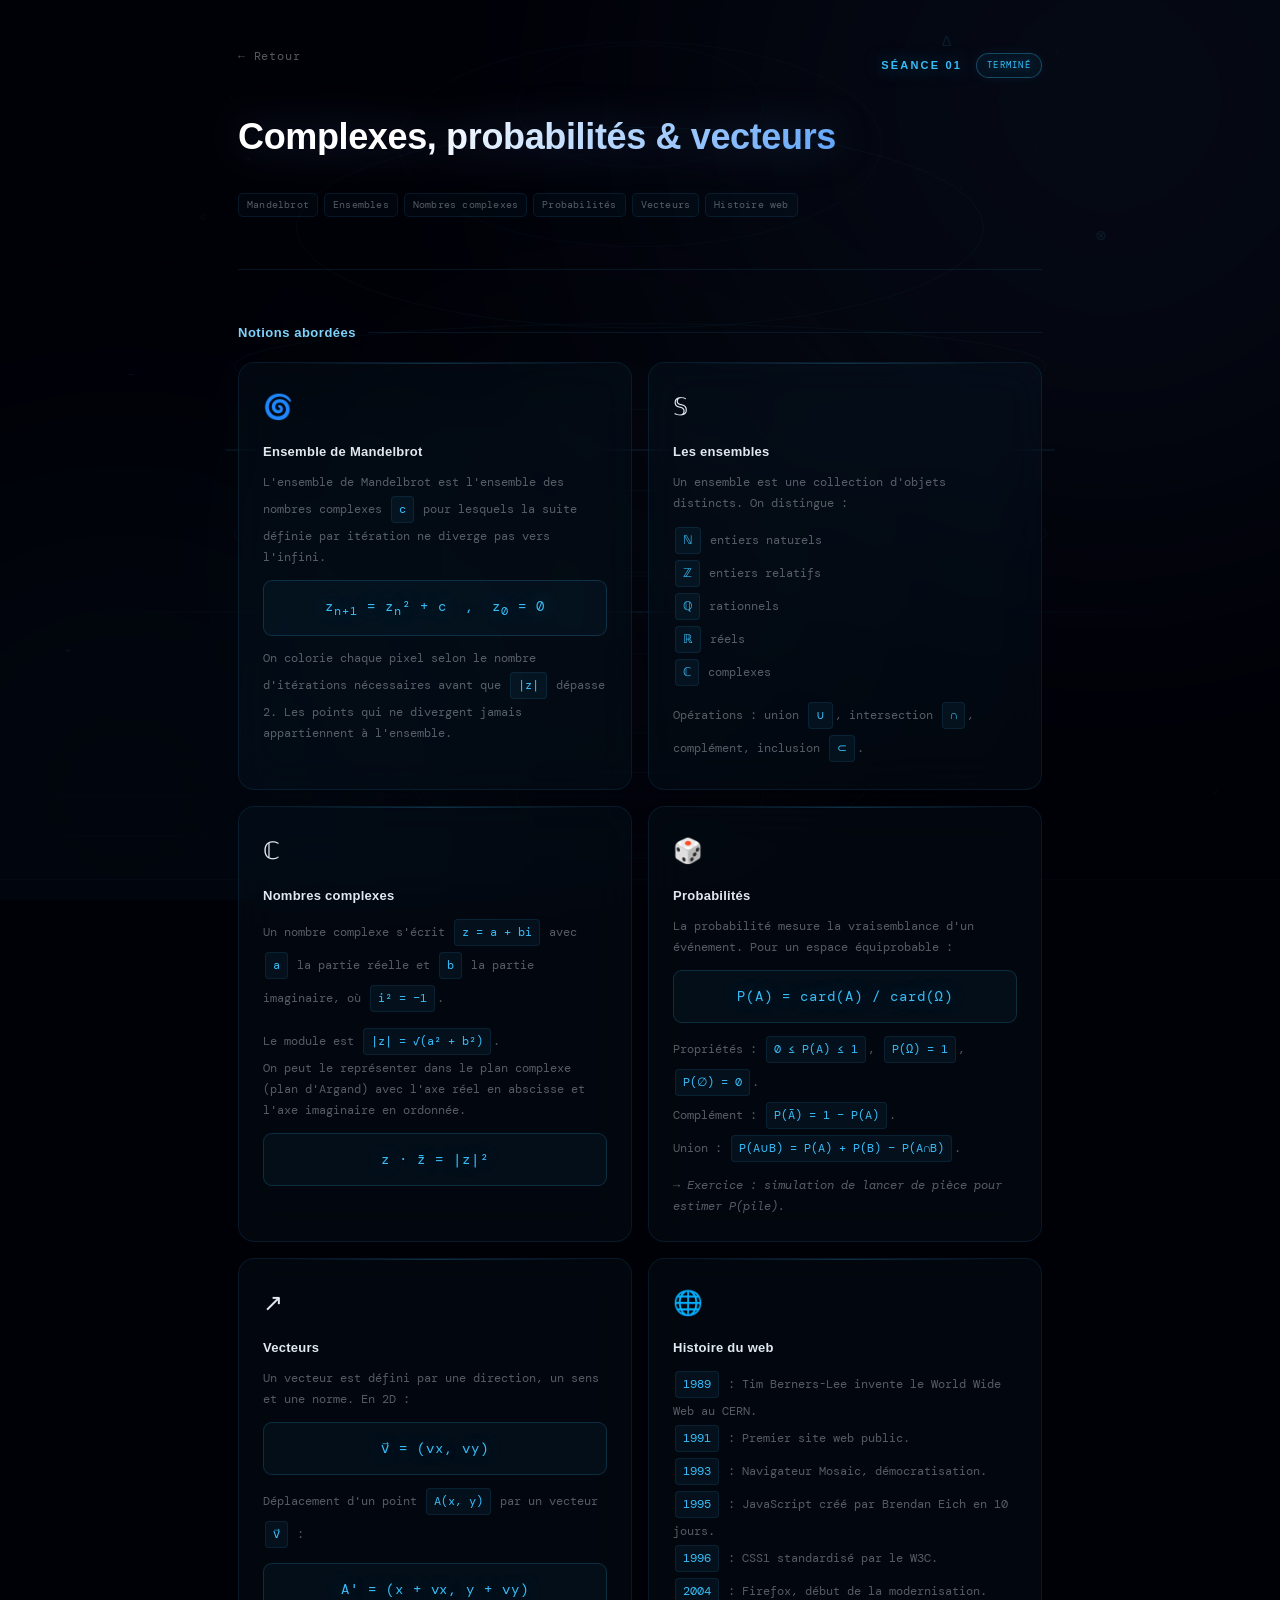
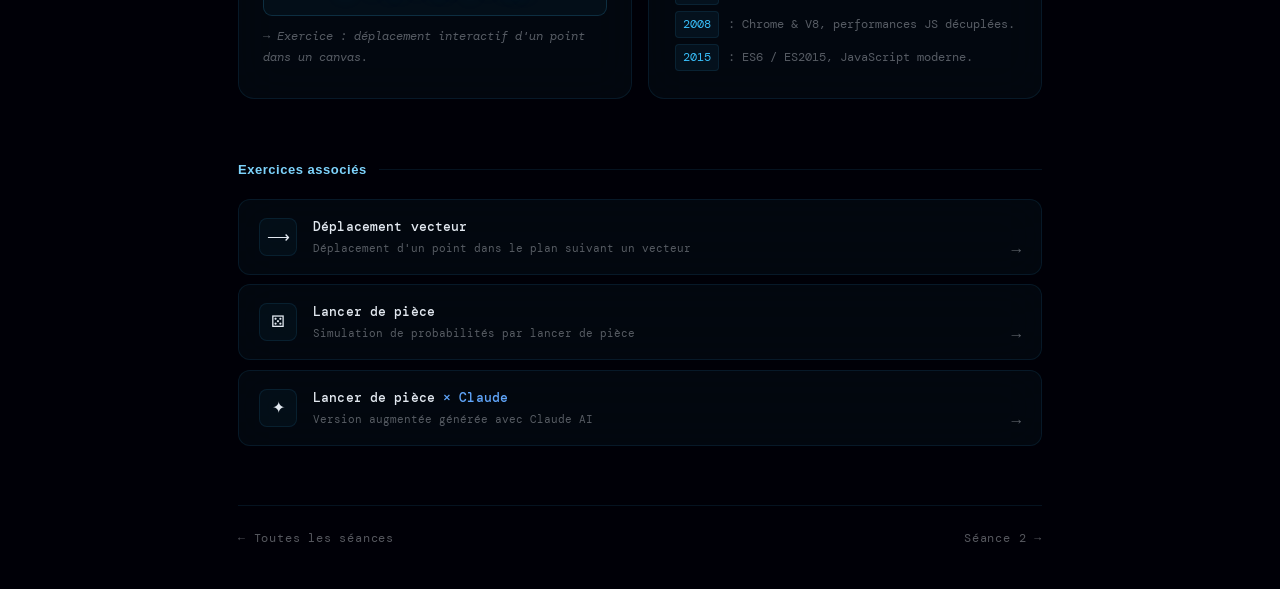
<file: seances/seance1.html>
<!doctype html>
<html lang="fr">
<head>
  <meta charset="utf-8" />
  <meta name="viewport" content="width=device-width,initial-scale=1" />
  <link rel="icon" type="image/svg+xml" href="../favicon.svg">
  <title>Séance 1 - Maths × Code</title>
  <link rel="stylesheet" href="../style.css" />
  <link rel="preconnect" href="https://fonts.googleapis.com">
  <link href="https://fonts.googleapis.com/css2?family=DM+Mono:ital,wght@0,300;0,400;0,500;1,300&family=Syne:wght@400;600;700;800&display=swap" rel="stylesheet">
</head>
<body>
 
  <div class="bg-canvas">
    <canvas id="bg-canvas"></canvas>
    <div class="glow glow-1"></div>
    <div class="glow glow-2"></div>
    <div class="glow glow-3"></div>
  </div>
 
  <div class="seance-wrap">
 
    <header class="seance-header fade-up">
      <a href="../index.html" class="seance-back">← Retour</a>
      <div class="seance-meta">
        <span class="seance-num-big">Séance 01</span>
        <span class="card-badge done">Terminé</span>
      </div>
      <h1 class="seance-title">Complexes, probabilités &amp; vecteurs</h1>
      <div class="seance-tags">
        <span class="tag">Mandelbrot</span>
        <span class="tag">Ensembles</span>
        <span class="tag">Nombres complexes</span>
        <span class="tag">Probabilités</span>
        <span class="tag">Vecteurs</span>
        <span class="tag">Histoire web</span>
      </div>
    </header>
 
    <!-- TOPICS -->
    <div class="seance-section-title fade-up">Notions abordées</div>
 
    <div class="topics-grid">
 
      <div class="topic-block fade-up delay-1">
        <span class="topic-block-icon">🌀</span>
        <h3>Ensemble de Mandelbrot</h3>
        <p>
          L'ensemble de Mandelbrot est l'ensemble des nombres complexes <code>c</code> pour lesquels
          la suite définie par itération ne diverge pas vers l'infini.
        </p>
        <div class="formula-box">z<sub>n+1</sub> = z<sub>n</sub>² + c &nbsp;,&nbsp; z<sub>0</sub> = 0</div>
        <p style="margin-top:12px;">
          On colorie chaque pixel selon le nombre d'itérations nécessaires avant que <code>|z|</code> dépasse 2.
          Les points qui ne divergent jamais appartiennent à l'ensemble.
        </p>
      </div>
 
      <div class="topic-block fade-up delay-2">
        <span class="topic-block-icon">𝕊</span>
        <h3>Les ensembles</h3>
        <p>
          Un ensemble est une collection d'objets distincts. On distingue :
        </p>
        <p style="margin-top: 10px;">
          <code>ℕ</code> entiers naturels<br>
          <code>ℤ</code> entiers relatifs<br>
          <code>ℚ</code> rationnels<br>
          <code>ℝ</code> réels<br>
          <code>ℂ</code> complexes
        </p>
        <p style="margin-top:10px;">
          Opérations : union <code>∪</code>, intersection <code>∩</code>, complément, inclusion <code>⊂</code>.
        </p>
      </div>
 
      <div class="topic-block fade-up delay-3">
        <span class="topic-block-icon">ℂ</span>
        <h3>Nombres complexes</h3>
        <p>
          Un nombre complexe s'écrit <code>z = a + bi</code> avec <code>a</code> la partie réelle
          et <code>b</code> la partie imaginaire, où <code>i² = −1</code>.
        </p>
        <p style="margin-top:10px;">
          Le module est <code>|z| = √(a² + b²)</code>.<br>
          On peut le représenter dans le plan complexe (plan d'Argand) avec l'axe réel en abscisse
          et l'axe imaginaire en ordonnée.
        </p>
        <div class="formula-box">z · z̄ = |z|²</div>
      </div>
 
      <div class="topic-block fade-up delay-4">
        <span class="topic-block-icon">🎲</span>
        <h3>Probabilités</h3>
        <p>
          La probabilité mesure la vraisemblance d'un événement. Pour un espace équiprobable :
        </p>
        <div class="formula-box">P(A) = card(A) / card(Ω)</div>
        <p style="margin-top:10px;">
          Propriétés : <code>0 ≤ P(A) ≤ 1</code>, <code>P(Ω) = 1</code>, <code>P(∅) = 0</code>.<br>
          Complément : <code>P(Ā) = 1 − P(A)</code>.<br>
          Union : <code>P(A∪B) = P(A) + P(B) − P(A∩B)</code>.
        </p>
        <p style="margin-top:10px; font-style:italic; font-size:12px; color:var(--muted);">
          → Exercice : simulation de lancer de pièce pour estimer P(pile).
        </p>
      </div>
 
      <div class="topic-block fade-up delay-5">
        <span class="topic-block-icon">↗</span>
        <h3>Vecteurs</h3>
        <p>
          Un vecteur est défini par une direction, un sens et une norme. En 2D :
        </p>
        <div class="formula-box">v⃗ = (vx, vy)</div>
        <p style="margin-top:10px;">
          Déplacement d'un point <code>A(x, y)</code> par un vecteur <code>v⃗</code> :
        </p>
        <div class="formula-box">A' = (x + vx, y + vy)</div>
        <p style="margin-top:10px; font-style:italic; font-size:12px; color:var(--muted);">
          → Exercice : déplacement interactif d'un point dans un canvas.
        </p>
      </div>
 
      <div class="topic-block fade-up delay-6">
        <span class="topic-block-icon">🌐</span>
        <h3>Histoire du web</h3>
        <p>
          <code>1989</code> : Tim Berners-Lee invente le World Wide Web au CERN.<br>
          <code>1991</code> : Premier site web public.<br>
          <code>1993</code> : Navigateur Mosaic, démocratisation.<br>
          <code>1995</code> : JavaScript créé par Brendan Eich en 10 jours.<br>
          <code>1996</code> : CSS1 standardisé par le W3C.<br>
          <code>2004</code> : Firefox, début de la modernisation.<br>
          <code>2008</code> : Chrome &amp; V8, performances JS décuplées.<br>
          <code>2015</code> : ES6 / ES2015, JavaScript moderne.
        </p>
      </div>
 
    </div>
 
    <!-- EXERCICES LIÉS -->
    <div class="seance-section-title fade-up">Exercices associés</div>
 
    <a href="../exos/deplacement-vecteur.html" target="_blank" class="exo-card-link fade-up delay-1">
      <div class="exo-icon">⟶</div>
      <div>
        <div class="exo-name">Déplacement vecteur</div>
        <div class="exo-desc">Déplacement d'un point dans le plan suivant un vecteur</div>
      </div>
      <span class="card-arrow">→</span>
    </a>
 
    <a href="../exos/lancer-piece.html" target="_blank" class="exo-card-link fade-up delay-2">
      <div class="exo-icon">⚄</div>
      <div>
        <div class="exo-name">Lancer de pièce</div>
        <div class="exo-desc">Simulation de probabilités par lancer de pièce</div>
      </div>
      <span class="card-arrow">→</span>
    </a>
 
    <a href="../exos/lancer-piece-claude.html" target="_blank" class="exo-card-link fade-up delay-3">
      <div class="exo-icon">✦</div>
      <div>
        <div class="exo-name">Lancer de pièce <span style="color:var(--accent2)">× Claude</span></div>
        <div class="exo-desc">Version augmentée générée avec Claude AI</div>
      </div>
      <span class="card-arrow">→</span>
    </a>
 
    <footer class="seance-footer fade-up">
      <a href="../index.html" class="seance-back" style="margin-bottom:0">← Toutes les séances</a>
      <a href="seance2.html" class="seance-back" style="margin-bottom:0">Séance 2 →</a>
    </footer>
 
  </div>
 
  <script src="../script.js"></script>
</body>
</html>
</file>
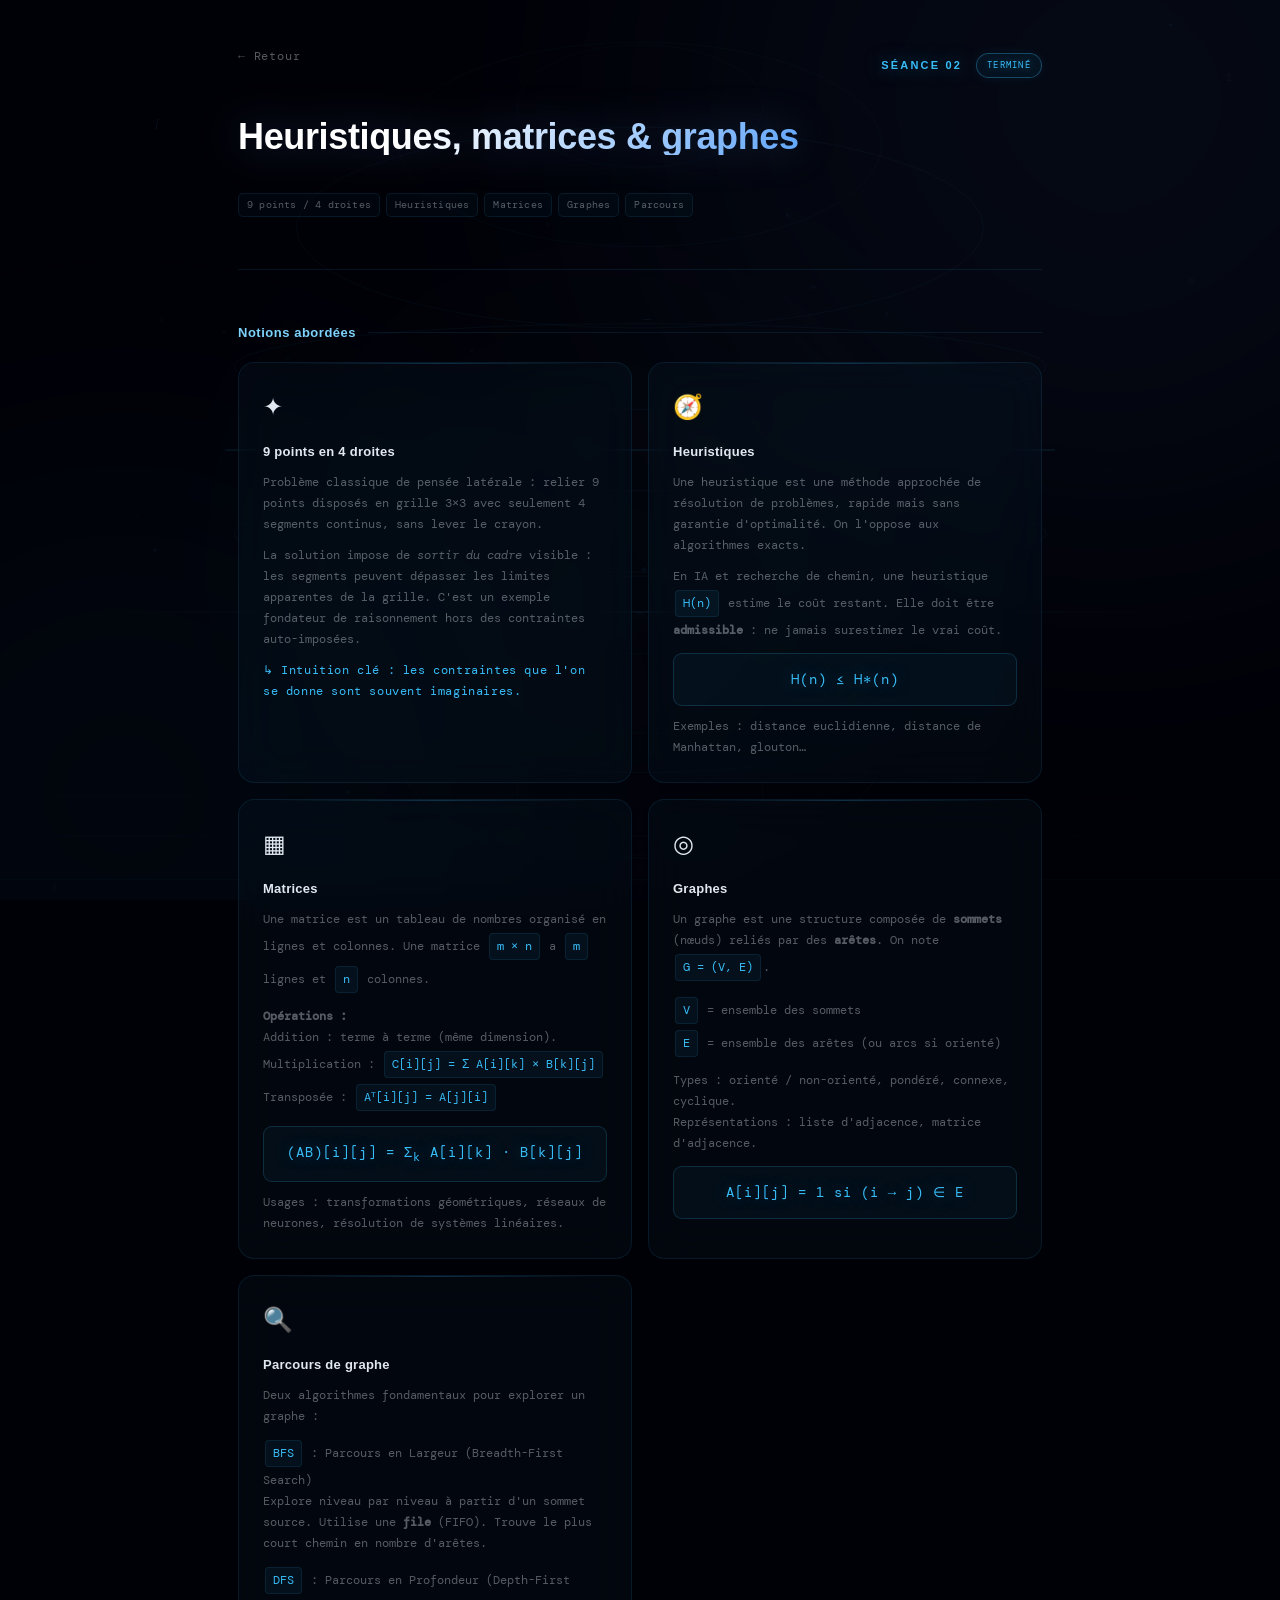
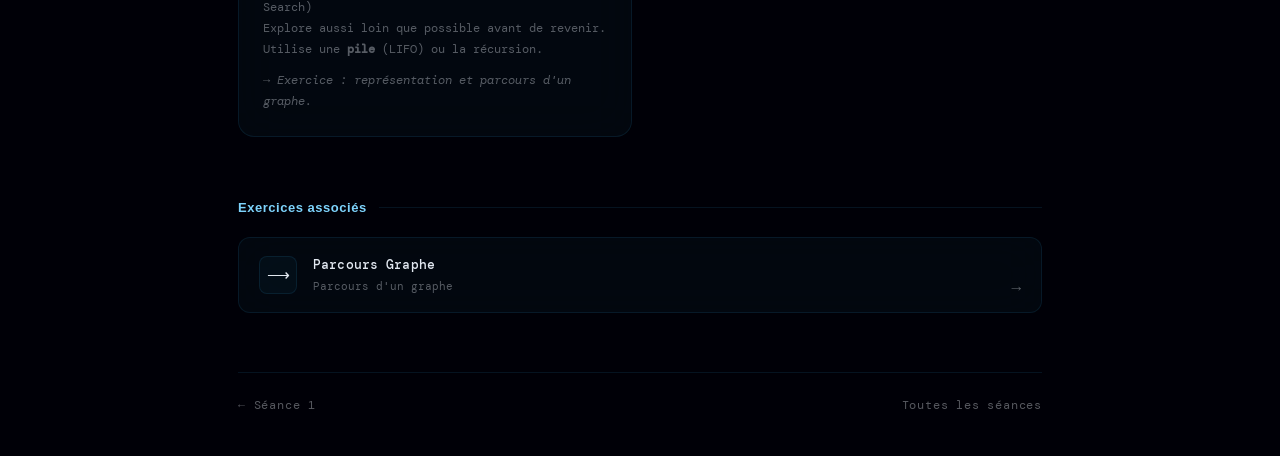
<file: seances/seance2.html>
<!doctype html>
<html lang="fr">
<head>
  <meta charset="utf-8" />
  <meta name="viewport" content="width=device-width,initial-scale=1" />
  <link rel="icon" type="image/svg+xml" href="../favicon.svg">
  <title>Séance 2 - Maths × Code</title>
  <link rel="stylesheet" href="../style.css" />
  <link rel="preconnect" href="https://fonts.googleapis.com">
  <link href="https://fonts.googleapis.com/css2?family=DM+Mono:ital,wght@0,300;0,400;0,500;1,300&family=Syne:wght@400;600;700;800&display=swap" rel="stylesheet">
</head>
<body>

  <div class="bg-canvas">
    <canvas id="bg-canvas"></canvas>
    <div class="glow glow-1"></div>
    <div class="glow glow-2"></div>
    <div class="glow glow-3"></div>
  </div>

  <div class="seance-wrap">

    <header class="seance-header fade-up">
      <a href="../index.html" class="seance-back">← Retour</a>
      <div class="seance-meta">
        <span class="seance-num-big">Séance 02</span>
        <span class="card-badge done">Terminé</span>
      </div>
      <h1 class="seance-title">Heuristiques, matrices &amp; graphes</h1>
      <div class="seance-tags">
        <span class="tag">9 points / 4 droites</span>
        <span class="tag">Heuristiques</span>
        <span class="tag">Matrices</span>
        <span class="tag">Graphes</span>
        <span class="tag">Parcours</span>
      </div>
    </header>

    <!-- TOPICS -->
    <div class="seance-section-title fade-up">Notions abordées</div>

    <div class="topics-grid">

      <div class="topic-block fade-up delay-1">
        <span class="topic-block-icon">✦</span>
        <h3>9 points en 4 droites</h3>
        <p>
          Problème classique de pensée latérale : relier 9 points disposés en grille 3×3
          avec seulement 4 segments continus, sans lever le crayon.
        </p>
        <p style="margin-top:10px;">
          La solution impose de <em>sortir du cadre</em> visible : les segments peuvent dépasser
          les limites apparentes de la grille. C'est un exemple fondateur de raisonnement
          hors des contraintes auto-imposées.
        </p>
        <p style="margin-top:10px; font-size:12px; color:var(--accent); letter-spacing:.05em;">
          ↳ Intuition clé : les contraintes que l'on se donne sont souvent imaginaires.
        </p>
      </div>

      <div class="topic-block fade-up delay-2">
        <span class="topic-block-icon">🧭</span>
        <h3>Heuristiques</h3>
        <p>
          Une heuristique est une méthode approchée de résolution de problèmes, rapide mais
          sans garantie d'optimalité. On l'oppose aux algorithmes exacts.
        </p>
        <p style="margin-top:10px;">
          En IA et recherche de chemin, une heuristique <code>H(n)</code> estime le coût restant.
          Elle doit être <strong>admissible</strong> : ne jamais surestimer le vrai coût.
        </p>
        <div class="formula-box">H(n) ≤ H*(n)</div>
        <p style="margin-top:10px;">
          Exemples : distance euclidienne, distance de Manhattan, glouton…
        </p>
      </div>

      <div class="topic-block fade-up delay-3">
        <span class="topic-block-icon">▦</span>
        <h3>Matrices</h3>
        <p>
          Une matrice est un tableau de nombres organisé en lignes et colonnes.
          Une matrice <code>m × n</code> a <code>m</code> lignes et <code>n</code> colonnes.
        </p>
        <p style="margin-top:10px;">
          <strong>Opérations :</strong><br>
          Addition : terme à terme (même dimension).<br>
          Multiplication : <code>C[i][j] = Σ A[i][k] × B[k][j]</code><br>
          Transposée : <code>Aᵀ[i][j] = A[j][i]</code>
        </p>
        <div class="formula-box">(AB)[i][j] = Σ<sub>k</sub> A[i][k] · B[k][j]</div>
        <p style="margin-top:10px;">
          Usages : transformations géométriques, réseaux de neurones, résolution de systèmes linéaires.
        </p>
      </div>

      <div class="topic-block fade-up delay-4">
        <span class="topic-block-icon">◎</span>
        <h3>Graphes</h3>
        <p>
          Un graphe est une structure composée de <strong>sommets</strong> (nœuds) reliés par des
          <strong>arêtes</strong>. On note <code>G = (V, E)</code>.
        </p>
        <p style="margin-top:10px;">
          <code>V</code> = ensemble des sommets<br>
          <code>E</code> = ensemble des arêtes (ou arcs si orienté)
        </p>
        <p style="margin-top:10px;">
          Types : orienté / non-orienté, pondéré, connexe, cyclique.<br>
          Représentations : liste d'adjacence, matrice d'adjacence.
        </p>
        <div class="formula-box">A[i][j] = 1 si (i → j) ∈ E</div>
      </div>

      <div class="topic-block fade-up delay-5" style="grid-column: span 1;">
        <span class="topic-block-icon">🔍</span>
        <h3>Parcours de graphe</h3>
        <p>
          Deux algorithmes fondamentaux pour explorer un graphe :
        </p>
        <p style="margin-top:10px;">
          <code>BFS</code> : Parcours en Largeur (Breadth-First Search)<br>
          Explore niveau par niveau à partir d'un sommet source.
          Utilise une <strong>file</strong> (FIFO). Trouve le plus court chemin en nombre d'arêtes.
        </p>
        <p style="margin-top:10px;">
          <code>DFS</code> : Parcours en Profondeur (Depth-First Search)<br>
          Explore aussi loin que possible avant de revenir.
          Utilise une <strong>pile</strong> (LIFO) ou la récursion.
        </p>
        <p style="margin-top:10px; font-style:italic; font-size:12px; color:var(--muted);">
          → Exercice : représentation et parcours d'un graphe.
        </p>
      </div>

    </div>

    <!-- EXERCICES LIÉS -->
    <div class="seance-section-title fade-up">Exercices associés</div>
 
    <a href="../exos/parcours-graphe.html" target="_blank" class="exo-card-link fade-up delay-1">
      <div class="exo-icon">⟶</div>
      <div>
        <div class="exo-name">Parcours Graphe</div>
        <div class="exo-desc">Parcours d'un graphe</div>
      </div>
      <span class="card-arrow">→</span>
    </a>

    <footer class="seance-footer fade-up">
      <a href="seance1.html" class="seance-back" style="margin-bottom:0">← Séance 1</a>
      <a href="../index.html" class="seance-back" style="margin-bottom:0">Toutes les séances</a>
    </footer>

  </div>

  <script src="../script.js"></script>
</body>
</html>
</file>
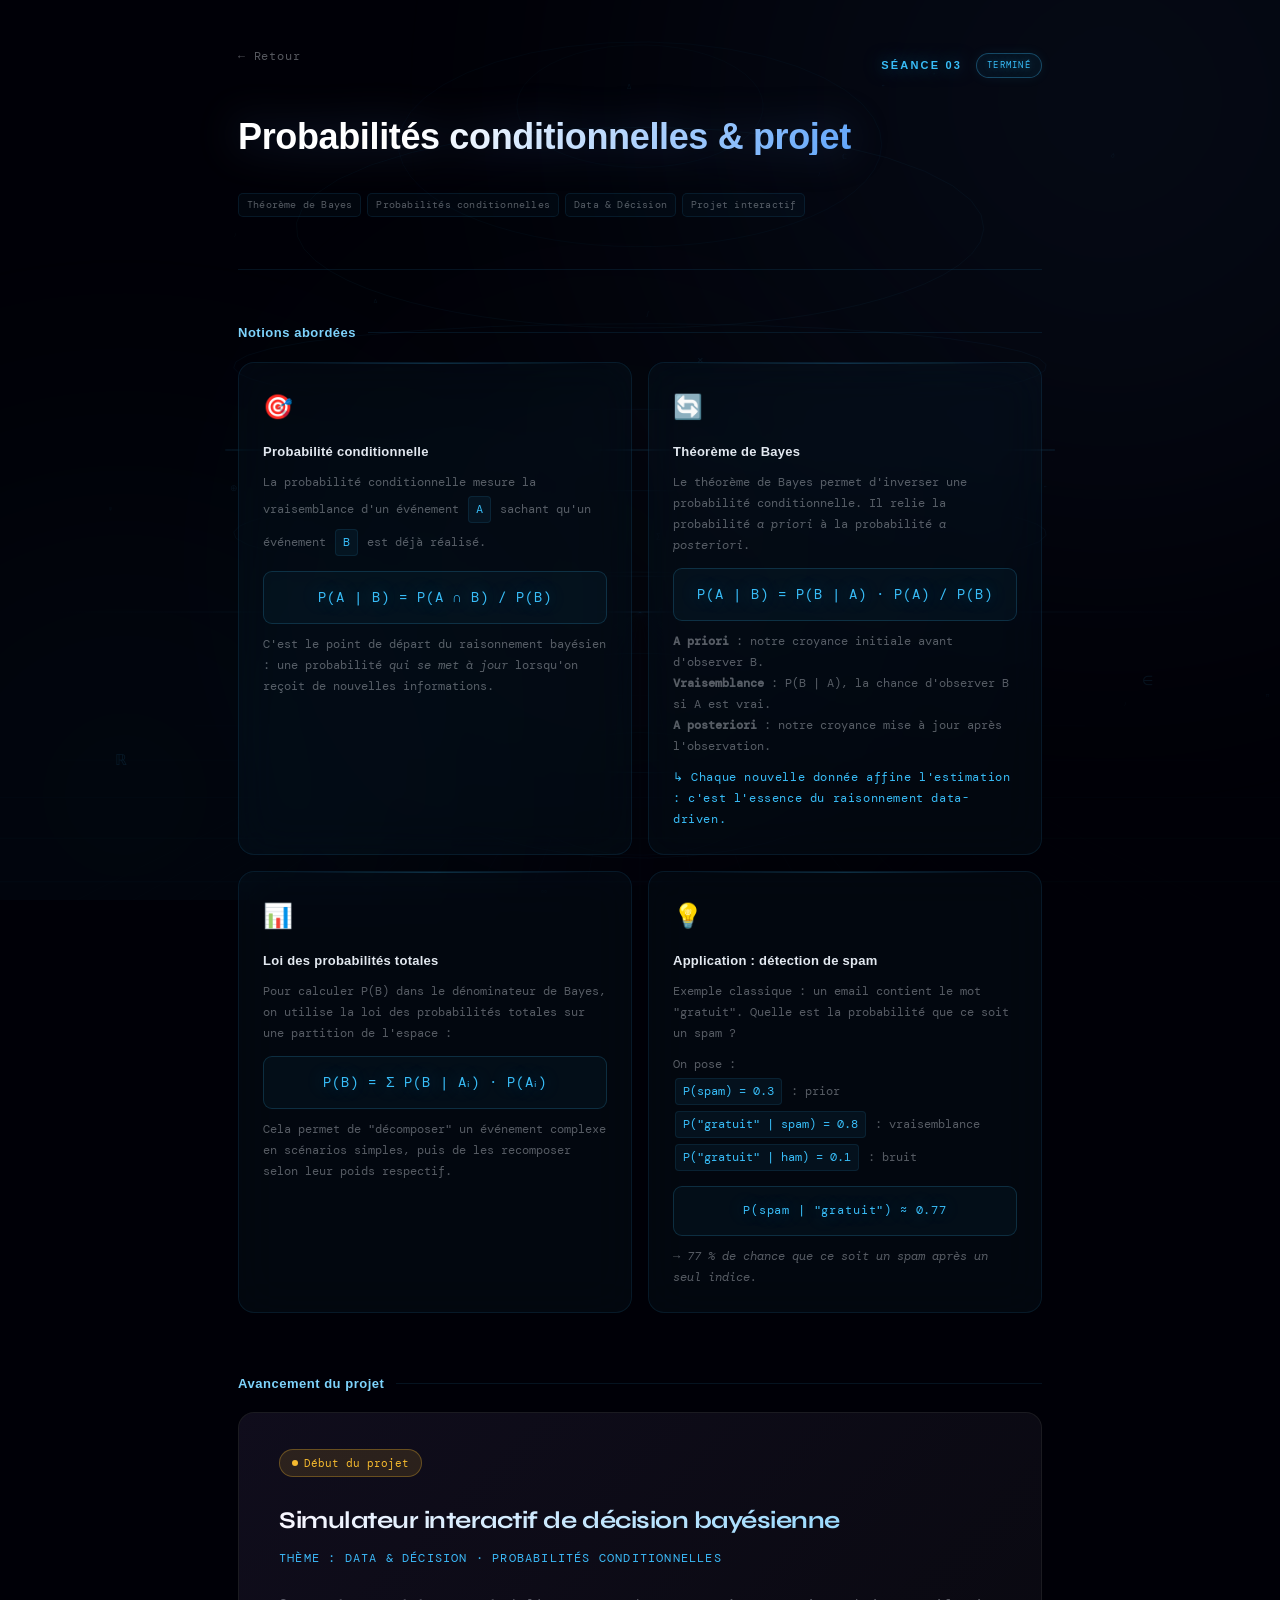
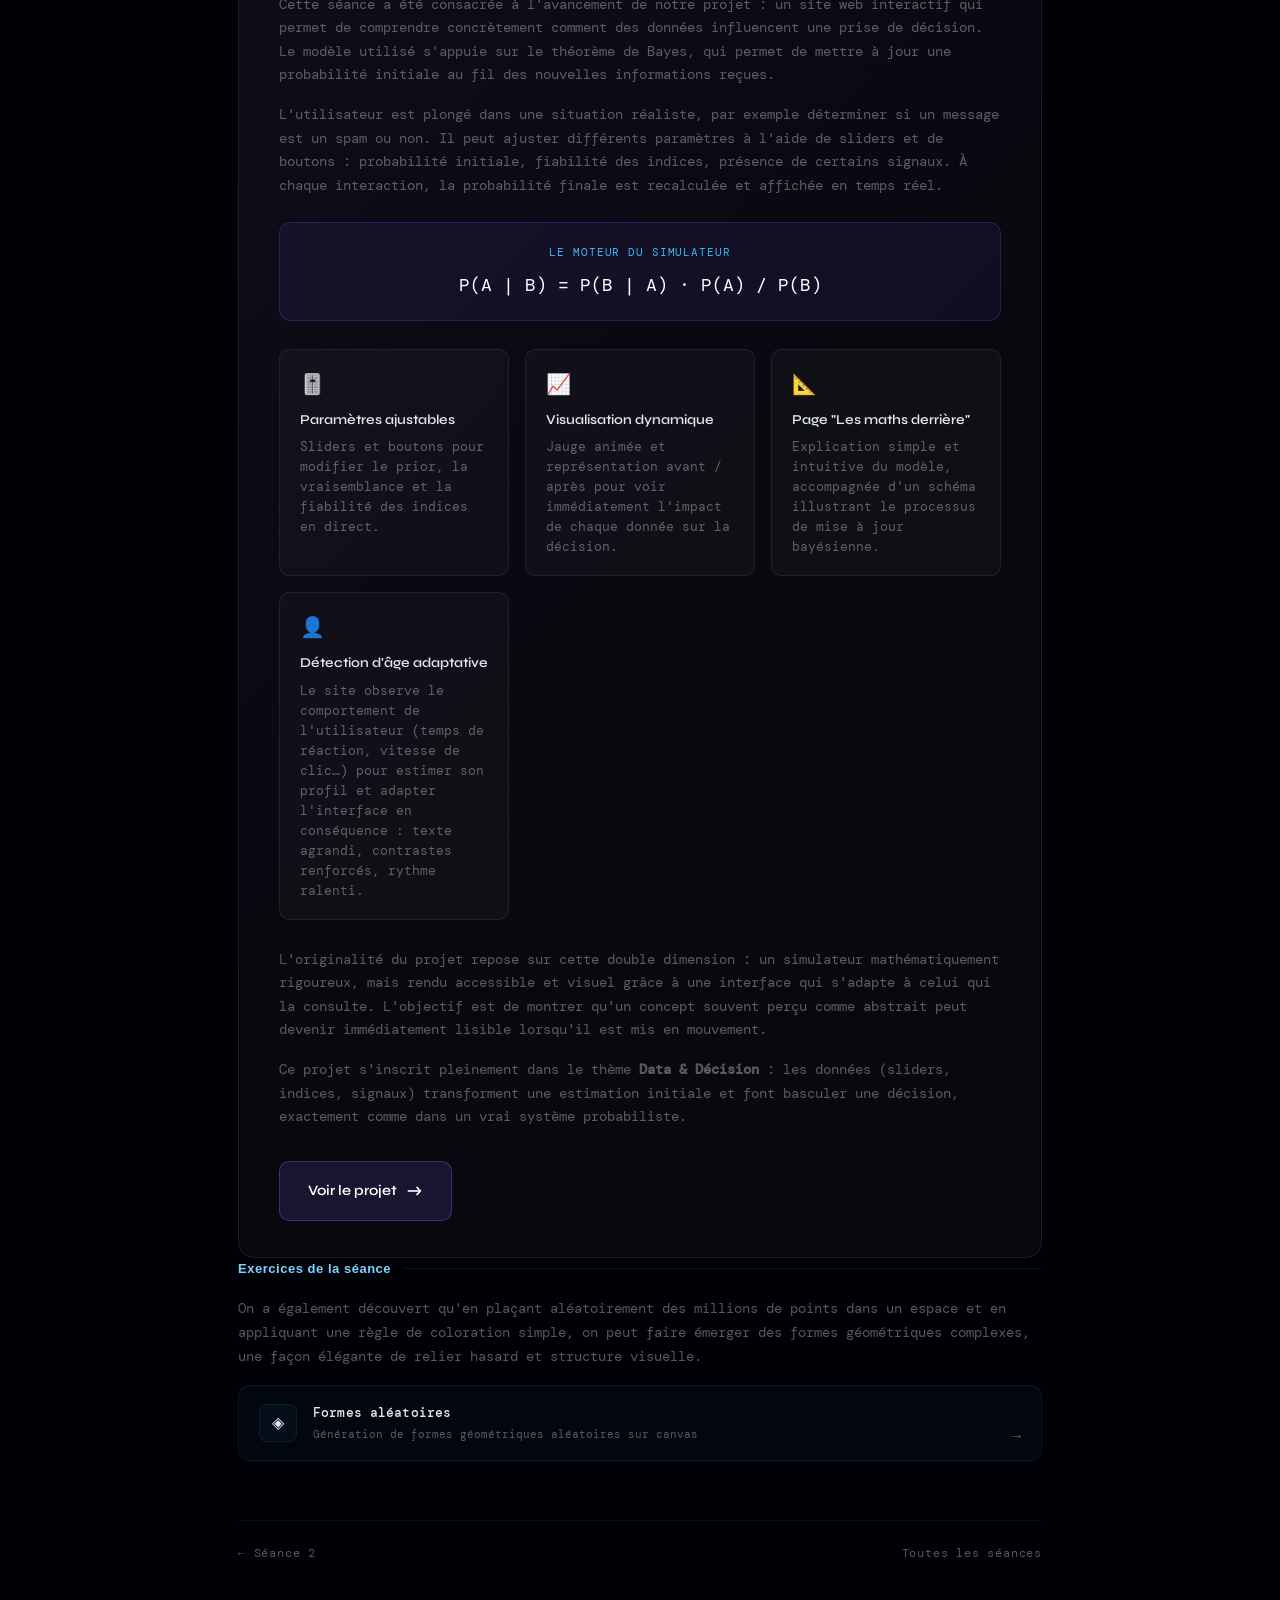
<file: seances/seance3.html>
<!doctype html>
<html lang="fr">
<head>
  <meta charset="utf-8" />
  <meta name="viewport" content="width=device-width,initial-scale=1" />
  <link rel="icon" type="image/svg+xml" href="../favicon.svg">
  <title>Séance 3 - Maths × Code</title>
  <link rel="stylesheet" href="../style.css" />
  <link rel="preconnect" href="https://fonts.googleapis.com">
  <link href="https://fonts.googleapis.com/css2?family=DM+Mono:ital,wght@0,300;0,400;0,500;1,300&family=Syne:wght@400;600;700;800&display=swap" rel="stylesheet">
  <style>
    .project-card {
      background: rgba(255,255,255,0.03);
      border: 1px solid rgba(255,255,255,0.08);
      border-radius: 16px;
      padding: 36px 40px;
      margin-top: 12px;
      position: relative;
      overflow: hidden;
    }
    .project-card::before {
      content: '';
      position: absolute;
      inset: 0;
      background: linear-gradient(135deg, rgba(139,92,246,0.06) 0%, transparent 60%);
      pointer-events: none;
    }
    .project-card h2 {
      font-family: 'Syne', sans-serif;
      font-size: 1.5rem;
      font-weight: 700;
      margin: 0 0 8px;
      letter-spacing: -0.02em;
    }
    .project-card .project-subtitle {
      font-family: 'DM Mono', monospace;
      font-size: 12px;
      color: var(--accent);
      letter-spacing: .1em;
      text-transform: uppercase;
      margin-bottom: 24px;
    }
    .project-card p {
      color: var(--muted);
      line-height: 1.75;
      margin: 0 0 16px;
    }
    .project-card p:last-of-type {
      margin-bottom: 0;
    }
    .project-features {
      display: grid;
      grid-template-columns: repeat(auto-fit, minmax(220px, 1fr));
      gap: 16px;
      margin: 28px 0;
    }
    .project-feature {
      background: rgba(255,255,255,0.03);
      border: 1px solid rgba(255,255,255,0.07);
      border-radius: 10px;
      padding: 18px 20px;
    }
    .project-feature .feat-icon {
      font-size: 20px;
      margin-bottom: 8px;
      display: block;
    }
    .project-feature h4 {
      font-family: 'Syne', sans-serif;
      font-size: 0.85rem;
      font-weight: 600;
      margin: 0 0 6px;
    }
    .project-feature p {
      font-size: 12.5px;
      color: var(--muted);
      margin: 0;
      line-height: 1.6;
    }
    .bayes-formula-block {
      background: rgba(139,92,246,0.08);
      border: 1px solid rgba(139,92,246,0.2);
      border-radius: 12px;
      padding: 20px 24px;
      margin: 24px 0;
      text-align: center;
    }
    .bayes-formula-block .formula-label {
      font-family: 'DM Mono', monospace;
      font-size: 11px;
      color: var(--accent);
      letter-spacing: .08em;
      text-transform: uppercase;
      margin-bottom: 10px;
    }
    .bayes-formula-block .formula-big {
      font-family: 'DM Mono', monospace;
      font-size: 1.1rem;
      color: #fff;
    }
    .project-link-btn {
      display: inline-flex;
      align-items: center;
      gap: 10px;
      margin-top: 32px;
      padding: 14px 28px;
      background: rgba(139,92,246,0.15);
      border: 1px solid rgba(139,92,246,0.35);
      border-radius: 10px;
      font-family: 'Syne', sans-serif;
      font-size: 0.9rem;
      font-weight: 600;
      color: #fff;
      text-decoration: none;
      transition: background 0.2s, border-color 0.2s, transform 0.15s;
    }
    .project-link-btn:hover {
      background: rgba(139,92,246,0.28);
      border-color: rgba(139,92,246,0.6);
      transform: translateY(-2px);
    }
    .project-link-btn .btn-icon {
      font-size: 18px;
      transition: transform 0.2s;
    }
    .project-link-btn:hover .btn-icon {
      transform: translateX(4px);
    }
    .status-chip {
      display: inline-flex;
      align-items: center;
      gap: 6px;
      padding: 4px 12px;
      background: rgba(251,191,36,0.12);
      border: 1px solid rgba(251,191,36,0.3);
      border-radius: 20px;
      font-family: 'DM Mono', monospace;
      font-size: 11px;
      color: #fbbf24;
      margin-bottom: 24px;
    }
    .status-chip .pulse {
      width: 6px;
      height: 6px;
      border-radius: 50%;
      background: #fbbf24;
      animation: pulse-dot 1.4s ease infinite;
    }
    @keyframes pulse-dot {
      0%, 100% { opacity: 1; transform: scale(1); }
      50% { opacity: 0.4; transform: scale(0.7); }
    }
  </style>
</head>
<body>

  <div class="bg-canvas">
    <canvas id="bg-canvas"></canvas>
    <div class="glow glow-1"></div>
    <div class="glow glow-2"></div>
    <div class="glow glow-3"></div>
  </div>

  <div class="seance-wrap">

    <header class="seance-header fade-up">
      <a href="../index.html" class="seance-back">← Retour</a>
      <div class="seance-meta">
        <span class="seance-num-big">Séance 03</span>
        <span class="card-badge done">Terminé</span>
      </div>
      <h1 class="seance-title">Probabilités conditionnelles &amp; projet</h1>
      <div class="seance-tags">
        <span class="tag">Théorème de Bayes</span>
        <span class="tag">Probabilités conditionnelles</span>
        <span class="tag">Data & Décision</span>
        <span class="tag">Projet interactif</span>
      </div>
    </header>

    <!-- TOPICS -->
    <div class="seance-section-title fade-up">Notions abordées</div>

    <div class="topics-grid">

      <div class="topic-block fade-up delay-1">
        <span class="topic-block-icon">🎯</span>
        <h3>Probabilité conditionnelle</h3>
        <p>
          La probabilité conditionnelle mesure la vraisemblance d'un événement <code>A</code>
          sachant qu'un événement <code>B</code> est déjà réalisé.
        </p>
        <div class="formula-box">P(A | B) = P(A ∩ B) / P(B)</div>
        <p style="margin-top:10px;">
          C'est le point de départ du raisonnement bayésien : une probabilité
          <em>qui se met à jour</em> lorsqu'on reçoit de nouvelles informations.
        </p>
      </div>

      <div class="topic-block fade-up delay-2">
        <span class="topic-block-icon">🔄</span>
        <h3>Théorème de Bayes</h3>
        <p>
          Le théorème de Bayes permet d'inverser une probabilité conditionnelle.
          Il relie la probabilité <em>a priori</em> à la probabilité <em>a posteriori</em>.
        </p>
        <div class="formula-box">P(A | B) = P(B | A) · P(A) / P(B)</div>
        <p style="margin-top:10px;">
          <strong>A priori</strong> : notre croyance initiale avant d'observer B.<br>
          <strong>Vraisemblance</strong> : P(B | A), la chance d'observer B si A est vrai.<br>
          <strong>A posteriori</strong> : notre croyance mise à jour après l'observation.
        </p>
        <p style="margin-top:10px; font-size:12px; color:var(--accent); letter-spacing:.05em;">
          ↳ Chaque nouvelle donnée affine l'estimation : c'est l'essence du raisonnement data-driven.
        </p>
      </div>

      <div class="topic-block fade-up delay-3">
        <span class="topic-block-icon">📊</span>
        <h3>Loi des probabilités totales</h3>
        <p>
          Pour calculer P(B) dans le dénominateur de Bayes, on utilise la loi
          des probabilités totales sur une partition de l'espace :
        </p>
        <div class="formula-box">P(B) = Σ P(B | Aᵢ) · P(Aᵢ)</div>
        <p style="margin-top:10px;">
          Cela permet de "décomposer" un événement complexe en scénarios simples,
          puis de les recomposer selon leur poids respectif.
        </p>
      </div>

      <div class="topic-block fade-up delay-4">
        <span class="topic-block-icon">💡</span>
        <h3>Application : détection de spam</h3>
        <p>
          Exemple classique : un email contient le mot "gratuit".
          Quelle est la probabilité que ce soit un spam ?
        </p>
        <p style="margin-top:10px;">
          On pose :<br>
          <code>P(spam) = 0.3</code> : prior<br>
          <code>P("gratuit" | spam) = 0.8</code> : vraisemblance<br>
          <code>P("gratuit" | ham) = 0.1</code> : bruit
        </p>
        <div class="formula-box" style="font-size:12px;">P(spam | "gratuit") ≈ 0.77</div>
        <p style="margin-top:10px; font-style:italic; font-size:12px; color:var(--muted);">
          → 77 % de chance que ce soit un spam après un seul indice.
        </p>
      </div>

    </div>

    <!-- PROJET -->
    <div class="seance-section-title fade-up" style="margin-top:48px;">Avancement du projet</div>

    <div class="project-card fade-up delay-1">

      <div class="status-chip">
        <span class="pulse"></span>
        Début du projet
      </div>

      <h2>Simulateur interactif de décision bayésienne</h2>
      <div class="project-subtitle">Thème : Data &amp; Décision · Probabilités conditionnelles</div>

      <p>
        Cette séance a été consacrée à l'avancement de notre projet : un site web interactif
        qui permet de comprendre concrètement comment des données influencent une prise de
        décision. Le modèle utilisé s'appuie sur le théorème de Bayes, qui permet de mettre
        à jour une probabilité initiale au fil des nouvelles informations reçues.
      </p>

      <p>
        L'utilisateur est plongé dans une situation réaliste, par exemple déterminer si un
        message est un spam ou non. Il peut ajuster différents paramètres à l'aide de sliders
        et de boutons : probabilité initiale, fiabilité des indices, présence de certains signaux.
        À chaque interaction, la probabilité finale est recalculée et affichée en temps réel.
      </p>

      <div class="bayes-formula-block">
        <div class="formula-label">Le moteur du simulateur</div>
        <div class="formula-big">P(A | B) = P(B | A) · P(A) / P(B)</div>
      </div>

      <div class="project-features">

        <div class="project-feature">
          <span class="feat-icon">🎚️</span>
          <h4>Paramètres ajustables</h4>
          <p>Sliders et boutons pour modifier le prior, la vraisemblance et la fiabilité des indices en direct.</p>
        </div>

        <div class="project-feature">
          <span class="feat-icon">📈</span>
          <h4>Visualisation dynamique</h4>
          <p>Jauge animée et représentation avant / après pour voir immédiatement l'impact de chaque donnée sur la décision.</p>
        </div>

        <div class="project-feature">
          <span class="feat-icon">📐</span>
          <h4>Page "Les maths derrière"</h4>
          <p>Explication simple et intuitive du modèle, accompagnée d'un schéma illustrant le processus de mise à jour bayésienne.</p>
        </div>

        <div class="project-feature">
          <span class="feat-icon">👤</span>
          <h4>Détection d'âge adaptative</h4>
          <p>Le site observe le comportement de l'utilisateur (temps de réaction, vitesse de clic…) pour estimer son profil et adapter l'interface en conséquence : texte agrandi, contrastes renforcés, rythme ralenti.</p>
        </div>

      </div>

      <p>
        L'originalité du projet repose sur cette double dimension : un simulateur mathématiquement
        rigoureux, mais rendu accessible et visuel grâce à une interface qui s'adapte à celui qui
        la consulte. L'objectif est de montrer qu'un concept souvent perçu comme abstrait peut
        devenir immédiatement lisible lorsqu'il est mis en mouvement.
      </p>

      <p>
        Ce projet s'inscrit pleinement dans le thème <strong>Data &amp; Décision</strong> :
        les données (sliders, indices, signaux) transforment une estimation initiale et font
        basculer une décision, exactement comme dans un vrai système probabiliste.
      </p>

      <a href="../projet/projet_bayes.html" target="_blank" class="project-link-btn">
        <span>Voir le projet</span>
        <span class="btn-icon">→</span>
      </a>

    </div>

    <!-- EXERCICES LIÉS -->
    <div class="seance-section-title fade-up">Exercices de la séance</div>

    <p class="fade-up delay-1" style="color:var(--muted);font-size:14px;margin-bottom:16px;line-height:1.7;">
      On a également découvert qu'en plaçant aléatoirement des millions de points dans un espace
      et en appliquant une règle de coloration simple, on peut faire émerger des formes géométriques
      complexes, une façon élégante de relier hasard et structure visuelle.
    </p>

    <a href="../exos/forme-aleatoire.html" target="_blank" class="exo-card-link fade-up delay-2">
      <div class="exo-icon">◈</div>
      <div>
        <div class="exo-name">Formes aléatoires</div>
        <div class="exo-desc">Génération de formes géométriques aléatoires sur canvas</div>
      </div>
      <span class="card-arrow">→</span>
    </a>

    <footer class="seance-footer fade-up">
      <a href="seance2.html" class="seance-back" style="margin-bottom:0">← Séance 2</a>
      <a href="../index.html" class="seance-back" style="margin-bottom:0">Toutes les séances</a>
    </footer>

  </div>

  <script src="../script.js"></script>
</body>
</html>
</file>
<file: style.css>
/* ─────────────────────────────────────────
   MATHS × CODE - style.css
   Deep Space · Orbitron · Noir & Bleu · 3D
───────────────────────────────────────── */

*, *::before, *::after { box-sizing: border-box; margin: 0; padding: 0; }

:root {
  --bg:            #000007;
  --surface:       rgba(56,189,248,0.035);
  --surface-hover: rgba(56,189,248,0.08);
  --border:        rgba(56,189,248,0.1);
  --border-hover:  rgba(56,189,248,0.45);
  --accent:        #38bdf8;
  --accent2:       #60a5fa;
  --accent3:       #7dd3fc;
  --text:          #e2e8f0;
  --muted:         rgba(226,232,240,0.38);
  --blur:          22px;
  --radius-card:   16px;
  --radius-tag:    5px;
}

html { scroll-behavior: smooth; }

body {
  font-family: 'DM Mono', monospace;
  background: var(--bg);
  color: var(--text);
  min-height: 100vh;
  overflow-x: hidden;
  font-size: 13.5px;
  line-height: 1.65;
}

/* ── BACKGROUND ─────────────────────────── */

.bg-canvas {
  position: fixed;
  inset: 0;
  z-index: 0;
  pointer-events: none;
  overflow: hidden;
}

#bg-canvas {
  position: absolute;
  inset: 0;
  width: 100%;
  height: 100%;
}

.glow {
  position: absolute;
  border-radius: 50%;
  filter: blur(160px);
  pointer-events: none;
}
.glow-1 {
  width: 900px; height: 900px;
  background: var(--accent2);
  opacity: .055;
  top: -350px; right: -280px;
  animation: floatGlow1 20s ease-in-out infinite;
}
.glow-2 {
  width: 650px; height: 650px;
  background: var(--accent);
  opacity: .04;
  bottom: -220px; left: -200px;
  animation: floatGlow2 26s ease-in-out infinite;
}
.glow-3 {
  width: 500px; height: 500px;
  background: var(--accent3);
  opacity: .03;
  top: 35%; left: 28%;
  animation: floatGlow3 32s ease-in-out infinite;
}

@keyframes floatGlow1 {
  0%, 100% { transform: translate(0,0) scale(1); }
  33%       { transform: translate(-70px, 90px) scale(1.12); }
  66%       { transform: translate(90px, -50px) scale(0.88); }
}
@keyframes floatGlow2 {
  0%, 100% { transform: translate(0,0) scale(1); }
  45%       { transform: translate(80px, -70px) scale(1.18); }
  75%       { transform: translate(-60px, 100px) scale(0.85); }
}
@keyframes floatGlow3 {
  0%, 100% { transform: translate(0,0) scale(1); }
  50%       { transform: translate(-90px, -80px) scale(1.25); }
}

/* ── LAYOUT ─────────────────────────────── */

.site-wrap {
  position: relative;
  z-index: 1;
  max-width: 920px;
  margin: 0 auto;
  padding: 0 28px;
}

/* ── HEADER ─────────────────────────────── */

header {
  padding: 56px 0 64px;
  display: flex;
  align-items: center;
  justify-content: space-between;
  gap: 24px;
  flex-wrap: wrap;
}

.logo-label {
  display: block;
  font-family: 'DM Mono', monospace;
  font-size: 10px;
  letter-spacing: .22em;
  text-transform: uppercase;
  color: var(--accent);
  margin-bottom: 10px;
  text-shadow: 0 0 20px rgba(56,189,248,0.6);
  opacity: .9;
}

h1 {
  font-family: 'Orbitron', sans-serif;
  font-weight: 900;
  font-size: clamp(28px, 5vw, 42px);
  letter-spacing: -.01em;
  line-height: 1;
  background: linear-gradient(125deg, #ffffff 0%, #a5d8ff 45%, var(--accent2) 100%);
  -webkit-background-clip: text;
  -webkit-text-fill-color: transparent;
  background-clip: text;
  animation: titlePulse 7s ease-in-out infinite;
}

@keyframes titlePulse {
  0%, 85%, 100% { filter: drop-shadow(0 0 18px rgba(96,165,250,0.2)); }
  87%            { filter: drop-shadow(0 0 50px rgba(56,189,248,0.9)) drop-shadow(0 0 100px rgba(56,189,248,0.35)); }
  89%            { filter: drop-shadow(0 0 14px rgba(96,165,250,0.15)); }
  92%            { filter: drop-shadow(0 0 40px rgba(56,189,248,0.7)); }
}

nav {
  display: flex;
  gap: 4px;
}

nav a {
  font-family: 'DM Mono', monospace;
  font-size: 11px;
  letter-spacing: .08em;
  color: var(--muted);
  text-decoration: none;
  padding: 8px 14px;
  border-radius: 8px;
  border: 1px solid transparent;
  transition: all .22s;
}
nav a:hover {
  color: var(--accent);
  background: var(--surface-hover);
  border-color: var(--border);
  text-shadow: 0 0 12px rgba(56,189,248,0.5);
}

/* ── FORMULA TICKER ──────────────────────── */

.formula-ticker {
  overflow: hidden;
  margin-bottom: 60px;
  mask-image: linear-gradient(90deg, transparent, black 8%, black 92%, transparent);
  -webkit-mask-image: linear-gradient(90deg, transparent, black 8%, black 92%, transparent);
}

.ticker-inner {
  display: flex;
  align-items: center;
  gap: 28px;
  white-space: nowrap;
  animation: ticker 30s linear infinite;
  font-size: 10.5px;
  letter-spacing: .12em;
  color: rgba(56,189,248,0.1);
  user-select: none;
}

.ticker-inner .dot { color: var(--accent); opacity: .45; }

@keyframes ticker {
  from { transform: translateX(0); }
  to   { transform: translateX(-50%); }
}

/* ── SECTION HEADS ───────────────────────── */

section { margin-bottom: 76px; }

.section-head {
  display: flex;
  align-items: baseline;
  gap: 14px;
  margin-bottom: 30px;
}

.section-index {
  font-family: 'Orbitron', sans-serif;
  font-size: 10px;
  letter-spacing: .2em;
  color: var(--accent);
  text-transform: uppercase;
  text-shadow: 0 0 18px rgba(56,189,248,0.55);
}

h2 {
  font-family: 'Orbitron', sans-serif;
  font-weight: 700;
  font-size: 18px;
  letter-spacing: .02em;
  background: linear-gradient(90deg, #fff 0%, var(--accent3) 100%);
  -webkit-background-clip: text;
  -webkit-text-fill-color: transparent;
  background-clip: text;
}

/* ── SÉANCES CARDS ───────────────────────── */

.seances-grid {
  display: grid;
  grid-template-columns: repeat(auto-fill, minmax(255px, 1fr));
  gap: 14px;
}

.card {
  position: relative;
  display: flex;
  flex-direction: column;
  gap: 13px;
  padding: 22px 22px 18px;
  background: var(--surface);
  border: 1px solid var(--border);
  border-radius: var(--radius-card);
  backdrop-filter: blur(var(--blur));
  -webkit-backdrop-filter: blur(var(--blur));
  text-decoration: none;
  color: inherit;
  overflow: hidden;
  transition:
    background .25s,
    border-color .25s,
    box-shadow .28s;
  will-change: transform;
}

/* top edge shine */
.card::before {
  content: '';
  position: absolute;
  top: 0; left: 8%; right: 8%;
  height: 1px;
  background: linear-gradient(90deg, transparent, rgba(56,189,248,0.3), transparent);
  transition: opacity .25s;
}

/* sweep light on hover */
.card::after {
  content: '';
  position: absolute;
  top: 0;
  left: -65%;
  width: 55%;
  height: 100%;
  background: linear-gradient(
    105deg,
    transparent 25%,
    rgba(56,189,248,0.06) 45%,
    rgba(125,211,252,0.1) 50%,
    rgba(56,189,248,0.06) 55%,
    transparent 75%
  );
  pointer-events: none;
  opacity: 0;
}

.card.is-scanning::after {
  animation: cardSweep 1.1s ease-out forwards;
}

@keyframes cardSweep {
  0%   { left: -65%; opacity: 0; }
  8%   { opacity: 1; }
  92%  { opacity: 0.7; }
  100% { left: 115%; opacity: 0; }
}

.card:hover {
  background: var(--surface-hover);
  border-color: var(--border-hover);
  box-shadow:
    0 0 0 1px rgba(56,189,248,0.12),
    0 10px 40px rgba(0,0,0,0.7),
    0 0 50px rgba(56,189,248,0.1),
    0 0 120px rgba(56,189,248,0.05),
    inset 0 1px 0 rgba(56,189,248,0.06);
}

.card-locked { opacity: .3; pointer-events: none; }

.card-header {
  display: flex;
  align-items: center;
  justify-content: space-between;
}

.card-num {
  font-family: 'Orbitron', sans-serif;
  font-weight: 900;
  font-size: 36px;
  letter-spacing: -.03em;
  color: rgba(56,189,248,.055);
  line-height: 1;
  user-select: none;
}

.card-badge {
  font-size: 9px;
  font-family: 'DM Mono', monospace;
  letter-spacing: .14em;
  text-transform: uppercase;
  padding: 4px 10px;
  border-radius: 20px;
  border: 1px solid var(--border);
  color: var(--muted);
}

.card-badge.done {
  color: var(--accent);
  border-color: rgba(56,189,248,.32);
  background: rgba(56,189,248,.06);
  text-shadow: 0 0 10px rgba(56,189,248,0.5);
  box-shadow: 0 0 12px rgba(56,189,248,0.08), inset 0 0 8px rgba(56,189,248,0.03);
}

.card-badge.dst {
  color: var(--accent3);
  border-color: rgba(125,211,252,.38);
  background: rgba(125,211,252,.06);
  text-shadow: 0 0 10px rgba(125,211,252,0.55);
  box-shadow: 0 0 14px rgba(125,211,252,0.1);
}

.card-title {
  font-family: 'DM Mono', monospace;
  font-weight: 500;
  font-size: 13.5px;
  line-height: 1.5;
  flex: 1;
  letter-spacing: .01em;
}

.card-desc {
  font-size: 11px;
  color: var(--muted);
  line-height: 1.65;
}

.card-topics {
  display: flex;
  flex-wrap: wrap;
  gap: 5px;
}

.tag {
  font-size: 10px;
  font-family: 'DM Mono', monospace;
  padding: 3px 8px;
  border-radius: var(--radius-tag);
  background: rgba(56,189,248,.03);
  border: 1px solid var(--border);
  color: var(--muted);
  letter-spacing: .02em;
  transition: border-color .2s, color .2s, background .2s;
}
.card:hover .tag {
  border-color: rgba(56,189,248,.24);
  color: rgba(56,189,248,.78);
  background: rgba(56,189,248,.04);
}

.card-arrow {
  align-self: flex-end;
  font-size: 16px;
  color: var(--muted);
  transition: transform .2s, color .2s, text-shadow .2s;
  line-height: 1;
}
.card:hover .card-arrow {
  transform: translateX(5px);
  color: var(--accent);
  text-shadow: 0 0 12px rgba(56,189,248,0.7);
}

/* ── DOWNLOAD BUTTON ─────────────────────── */

.btn-download {
  display: inline-flex;
  align-items: center;
  gap: 8px;
  padding: 9px 15px;
  background: rgba(56,189,248,0.07);
  border: 1px solid rgba(56,189,248,0.28);
  border-radius: 9px;
  color: var(--accent);
  font-size: 11px;
  font-family: 'DM Mono', monospace;
  letter-spacing: .07em;
  text-decoration: none;
  transition: all .22s cubic-bezier(.22,1,.36,1);
  align-self: flex-start;
}
.btn-download:hover {
  background: rgba(56,189,248,0.15);
  border-color: rgba(56,189,248,0.65);
  box-shadow: 0 0 22px rgba(56,189,248,0.28), 0 0 60px rgba(56,189,248,0.1);
  transform: translateY(-2px);
  text-shadow: 0 0 10px rgba(56,189,248,0.6);
}

/* ── EXERCICES LIST ──────────────────────── */

.exos-list {
  display: flex;
  flex-direction: column;
  gap: 9px;
}

.exo-row {
  display: flex;
  align-items: center;
  gap: 18px;
  padding: 15px 20px;
  background: var(--surface);
  border: 1px solid var(--border);
  border-radius: 12px;
  backdrop-filter: blur(var(--blur));
  -webkit-backdrop-filter: blur(var(--blur));
  text-decoration: none;
  color: inherit;
  position: relative;
  overflow: hidden;
  transition:
    background .22s, border-color .22s, box-shadow .22s;
  will-change: transform;
}

/* left accent bar */
.exo-row::after {
  content: '';
  position: absolute;
  left: 0; top: 14%; bottom: 14%;
  width: 2px;
  border-radius: 2px;
  background: var(--accent);
  box-shadow: 0 0 12px rgba(56,189,248,0.9);
  opacity: 0;
  transition: opacity .2s;
}
.exo-row:hover {
  background: var(--surface-hover);
  border-color: var(--border-hover);
  box-shadow: 0 0 0 1px rgba(56,189,248,0.08), 0 6px 28px rgba(0,0,0,0.55);
}
.exo-row:hover::after { opacity: 1; }

.exo-icon {
  width: 38px; height: 38px;
  flex-shrink: 0;
  border-radius: 8px;
  background: rgba(56,189,248,.04);
  border: 1px solid var(--border);
  display: grid;
  place-items: center;
  font-size: 16px;
  transition: border-color .2s, box-shadow .2s;
}
.exo-row:hover .exo-icon {
  border-color: rgba(56,189,248,0.35);
  box-shadow: 0 0 14px rgba(56,189,248,0.18);
}

.exo-info { flex: 1; min-width: 0; }

.exo-name {
  font-family: 'DM Mono', monospace;
  font-weight: 500;
  font-size: 13px;
  letter-spacing: .01em;
}

.exo-desc {
  font-size: 11px;
  color: var(--muted);
  margin-top: 2px;
}

.exo-meta {
  display: flex;
  flex-direction: column;
  align-items: flex-end;
  gap: 5px;
  flex-shrink: 0;
}

.exo-tag {
  font-size: 9.5px;
  font-family: 'DM Mono', monospace;
  letter-spacing: .12em;
  text-transform: uppercase;
  padding: 3px 8px;
  border-radius: 20px;
  border: 1px solid var(--border);
  color: var(--muted);
}

.exo-link {
  font-size: 11px;
  color: var(--muted);
  letter-spacing: .05em;
  transition: color .2s, text-shadow .2s;
}
.exo-row:hover .exo-link {
  color: var(--accent);
  text-shadow: 0 0 10px rgba(56,189,248,0.5);
}

/* ── FOOTER ─────────────────────────────── */

footer {
  border-top: 1px solid var(--border);
  padding: 28px 0 44px;
  display: flex;
  align-items: center;
  justify-content: space-between;
  flex-wrap: wrap;
  gap: 10px;
  font-size: 11px;
  font-family: 'DM Mono', monospace;
  color: var(--muted);
  letter-spacing: .06em;
}

.footer-dot {
  display: inline-block;
  width: 7px; height: 7px;
  border-radius: 50%;
  background: var(--accent);
  box-shadow: 0 0 10px rgba(56,189,248,0.9);
  animation: dotPulse 3.5s ease-in-out infinite;
}

@keyframes dotPulse {
  0%, 100% { opacity: .55; box-shadow: 0 0 8px rgba(56,189,248,0.8); }
  50%       { opacity: 1;   box-shadow: 0 0 20px rgba(56,189,248,1), 0 0 40px rgba(56,189,248,0.4); }
}

/* ── ANIMATIONS ─────────────────────────── */

.fade-up {
  opacity: 0;
  transform: translateY(26px) scale(0.97);
  animation: fadeUp .7s cubic-bezier(.22,1,.36,1) forwards;
}

@keyframes fadeUp {
  to { opacity: 1; transform: translateY(0) scale(1); }
}

.delay-1 { animation-delay: .07s; }
.delay-2 { animation-delay: .14s; }
.delay-3 { animation-delay: .21s; }
.delay-4 { animation-delay: .28s; }
.delay-5 { animation-delay: .35s; }
.delay-6 { animation-delay: .42s; }

/* ── SEANCE PAGES (shared) ───────────────── */

.seance-wrap {
  max-width: 860px;
  margin: 0 auto;
  padding: 0 28px;
  position: relative;
  z-index: 1;
}

.seance-header {
  padding: 48px 0 52px;
  border-bottom: 1px solid var(--border);
  margin-bottom: 52px;
}

.seance-back {
  display: inline-flex;
  align-items: center;
  gap: 8px;
  font-size: 11.5px;
  font-family: 'DM Mono', monospace;
  color: var(--muted);
  text-decoration: none;
  letter-spacing: .07em;
  margin-bottom: 28px;
  transition: color .2s, text-shadow .2s;
}
.seance-back:hover {
  color: var(--accent);
  text-shadow: 0 0 12px rgba(56,189,248,0.5);
}

.seance-meta {
  display: flex;
  align-items: center;
  gap: 14px;
  margin-bottom: 12px;
}

.seance-num-big {
  font-family: 'Orbitron', sans-serif;
  font-weight: 700;
  font-size: 11px;
  letter-spacing: .2em;
  text-transform: uppercase;
  color: var(--accent);
  text-shadow: 0 0 18px rgba(56,189,248,0.55);
}

h1.seance-title {
  font-family: 'Orbitron', sans-serif;
  font-weight: 900;
  font-size: clamp(24px, 4vw, 36px);
  letter-spacing: -.01em;
  background: linear-gradient(125deg, #fff 30%, var(--accent2));
  -webkit-background-clip: text;
  -webkit-text-fill-color: transparent;
  background-clip: text;
  margin-bottom: 14px;
  filter: drop-shadow(0 0 20px rgba(96,165,250,0.25));
}

.seance-tags {
  display: flex;
  flex-wrap: wrap;
  gap: 6px;
}

.topics-grid {
  display: grid;
  grid-template-columns: repeat(auto-fill, minmax(280px, 1fr));
  gap: 16px;
  margin-bottom: 60px;
}

.topic-block {
  background: var(--surface);
  border: 1px solid var(--border);
  border-radius: var(--radius-card);
  padding: 24px;
  backdrop-filter: blur(var(--blur));
  -webkit-backdrop-filter: blur(var(--blur));
  position: relative;
  overflow: hidden;
  transition: border-color .2s, box-shadow .2s;
}

.topic-block:hover {
  border-color: var(--border-hover);
  box-shadow: 0 0 30px rgba(56,189,248,0.07);
}

.topic-block::before {
  content: '';
  position: absolute;
  top: 0; left: 10%; right: 10%;
  height: 1px;
  background: linear-gradient(90deg, transparent, rgba(56,189,248,0.22), transparent);
}

.topic-block-icon { font-size: 24px; margin-bottom: 14px; display: block; }

.topic-block h3 {
  font-family: 'Orbitron', sans-serif;
  font-weight: 700;
  font-size: 13px;
  margin-bottom: 10px;
  letter-spacing: .02em;
}

.topic-block p { font-size: 12px; color: var(--muted); line-height: 1.75; }

.topic-block code {
  display: inline-block;
  background: rgba(56,189,248,.06);
  border: 1px solid var(--border);
  border-radius: 4px;
  padding: 2px 7px;
  font-family: 'DM Mono', monospace;
  font-size: 12px;
  color: var(--accent);
  margin: 3px 2px;
}

.formula-box {
  background: rgba(56,189,248,.04);
  border: 1px solid rgba(56,189,248,.18);
  border-radius: 9px;
  padding: 14px 18px;
  font-family: 'DM Mono', monospace;
  font-size: 14px;
  color: var(--accent);
  letter-spacing: .07em;
  margin-top: 12px;
  text-align: center;
  text-shadow: 0 0 18px rgba(56,189,248,0.45);
}

.seance-section-title {
  font-family: 'Orbitron', sans-serif;
  font-weight: 700;
  font-size: 13px;
  margin-bottom: 18px;
  letter-spacing: .04em;
  display: flex;
  align-items: center;
  gap: 12px;
  color: var(--accent3);
}
.seance-section-title::after {
  content: '';
  flex: 1;
  height: 1px;
  background: var(--border);
}

.exo-card-link {
  display: flex;
  align-items: center;
  gap: 16px;
  padding: 16px 20px;
  background: var(--surface);
  border: 1px solid var(--border);
  border-radius: 12px;
  backdrop-filter: blur(var(--blur));
  -webkit-backdrop-filter: blur(var(--blur));
  text-decoration: none;
  color: inherit;
  transition: background .2s, border-color .2s, transform .2s, box-shadow .2s;
  margin-bottom: 10px;
}
.exo-card-link:hover {
  background: var(--surface-hover);
  border-color: var(--border-hover);
  transform: translateX(4px);
  box-shadow: 0 0 0 1px rgba(56,189,248,0.1);
}
.exo-card-link .exo-icon { flex-shrink: 0; }
.exo-card-link .exo-name { font-family: 'DM Mono', monospace; font-weight: 500; font-size: 13px; }
.exo-card-link .exo-desc { font-size: 11px; color: var(--muted); margin-top: 2px; }
.exo-card-link .card-arrow { margin-left: auto; color: var(--muted); transition: color .2s, transform .2s; }
.exo-card-link:hover .card-arrow { color: var(--accent); transform: translateX(4px); text-shadow: 0 0 10px rgba(56,189,248,0.5); }

.seance-footer {
  margin-top: 60px;
  padding: 24px 0 40px;
  border-top: 1px solid var(--border);
  display: flex;
  justify-content: space-between;
  align-items: center;
  font-size: 11px;
  color: var(--muted);
  flex-wrap: wrap;
  gap: 10px;
}

/* ── RESPONSIVE ─────────────────────────── */

@media (max-width: 600px) {
  .seances-grid { grid-template-columns: 1fr; }
  .topics-grid  { grid-template-columns: 1fr; }
  header { padding: 36px 0 44px; }
  .seance-header { padding: 36px 0 40px; }
  .footer-center { display: none; }
}

/* ── SPLASH ─────────────────────────────── */

#splash {
  position: fixed;
  inset: 0;
  z-index: 200;
  background: #000007;
  display: flex;
  align-items: center;
  justify-content: center;
}

/* subtle CRT scanlines */
#splash::before {
  content: '';
  position: absolute;
  inset: 0;
  background: repeating-linear-gradient(
    0deg,
    transparent,
    transparent 3px,
    rgba(56,189,248,0.012) 3px,
    rgba(56,189,248,0.012) 4px
  );
  pointer-events: none;
}

#splash.splash-exit {
  animation: splashExit 0.95s cubic-bezier(.4,0,.8,1) forwards;
  pointer-events: none;
}

@keyframes splashExit {
  0%   { opacity: 1; transform: scale(1);    filter: brightness(1); }
  10%  { opacity: 1; transform: scale(1.008); filter: brightness(3) saturate(2); }
  100% { opacity: 0; transform: scale(1.22); filter: brightness(0.2); }
}

.splash-inner {
  position: relative;
  z-index: 1;
  display: flex;
  flex-direction: column;
  align-items: center;
  gap: 3rem;
  text-align: center;
  padding: 2rem;
}

.splash-label {
  font: 400 0.7rem 'DM Mono', monospace;
  letter-spacing: 0.3em;
  text-transform: uppercase;
  color: var(--accent);
  text-shadow: 0 0 20px rgba(56,189,248,0.7);
  opacity: 0;
  animation: fadeUp 0.8s 0.4s both;
}

.splash-title {
  font: 900 clamp(2.4rem, 8vw, 6rem) 'Orbitron', sans-serif;
  color: var(--text);
  line-height: 1.05;
  letter-spacing: -0.02em;
  text-shadow: 0 0 80px rgba(56,189,248,0.18);
  opacity: 0;
  animation: fadeUp 0.9s 0.85s both;
  margin: 0;
}

.splash-q {
  color: var(--accent);
  text-shadow: 0 0 40px rgba(56,189,248,1), 0 0 80px rgba(56,189,248,0.4);
}

#splash-yes {
  font: 700 0.95rem/1 'Orbitron', sans-serif;
  letter-spacing: 0.25em;
  padding: 1rem 4.5rem;
  background: transparent;
  border: 1px solid var(--accent);
  color: var(--accent);
  border-radius: 3px;
  cursor: pointer;
  opacity: 0;
  animation: fadeUp 0.8s 1.4s both;
  transition: background 0.25s, box-shadow 0.25s, transform 0.2s, color 0.2s, letter-spacing 0.2s;
  position: relative;
  overflow: hidden;
}

/* sweep shine on hover */
#splash-yes::after {
  content: '';
  position: absolute;
  top: 0; left: -80%;
  width: 60%; height: 100%;
  background: linear-gradient(
    105deg,
    transparent 25%,
    rgba(56,189,248,0.18) 50%,
    transparent 75%
  );
  transform: skewX(-15deg);
  transition: left 0.5s ease;
  pointer-events: none;
}

#splash-yes:hover::after { left: 120%; }

#splash-yes:hover {
  color: #fff;
  background: rgba(56,189,248,0.1);
  box-shadow:
    0 0 40px rgba(56,189,248,0.55),
    0 0 80px rgba(56,189,248,0.2),
    inset 0 0 30px rgba(56,189,248,0.07);
  transform: translateY(-3px);
  letter-spacing: 0.32em;
}

#splash-yes:active { transform: translateY(0) scale(0.97); }
</file>
